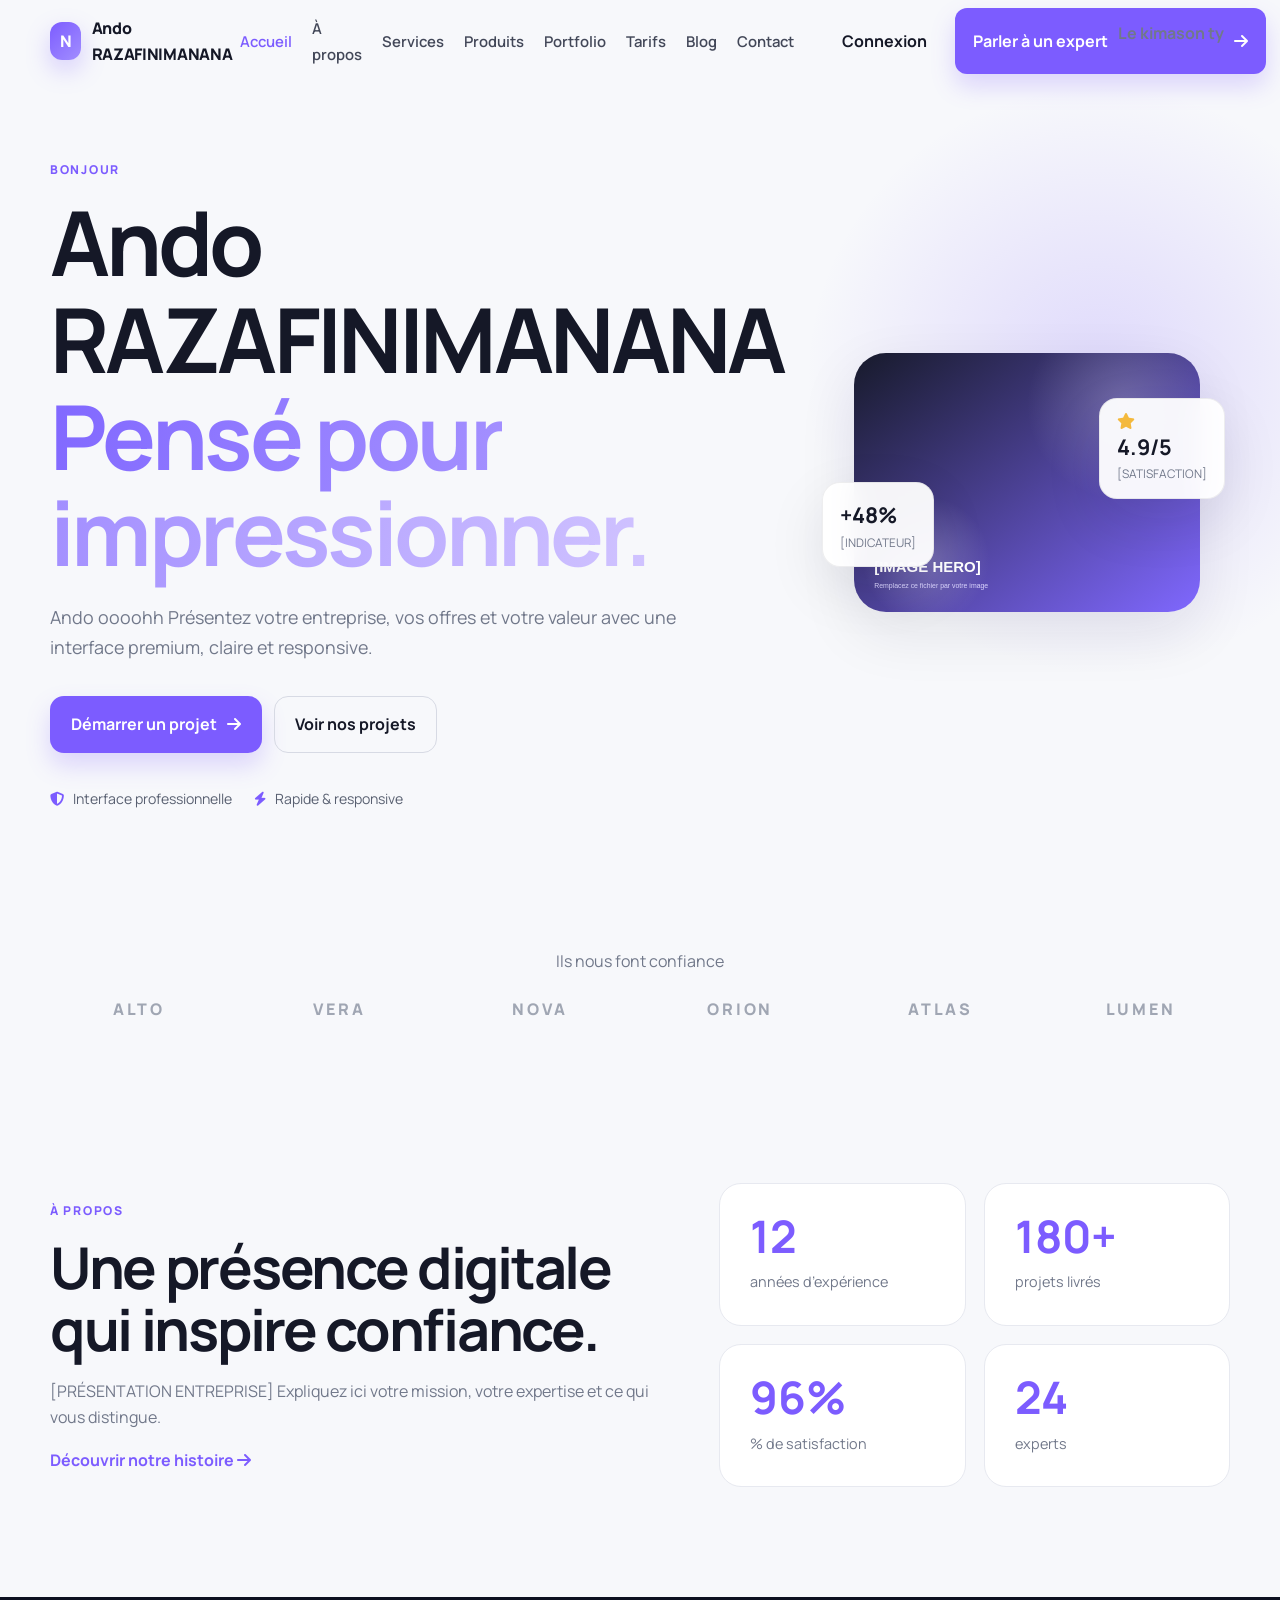
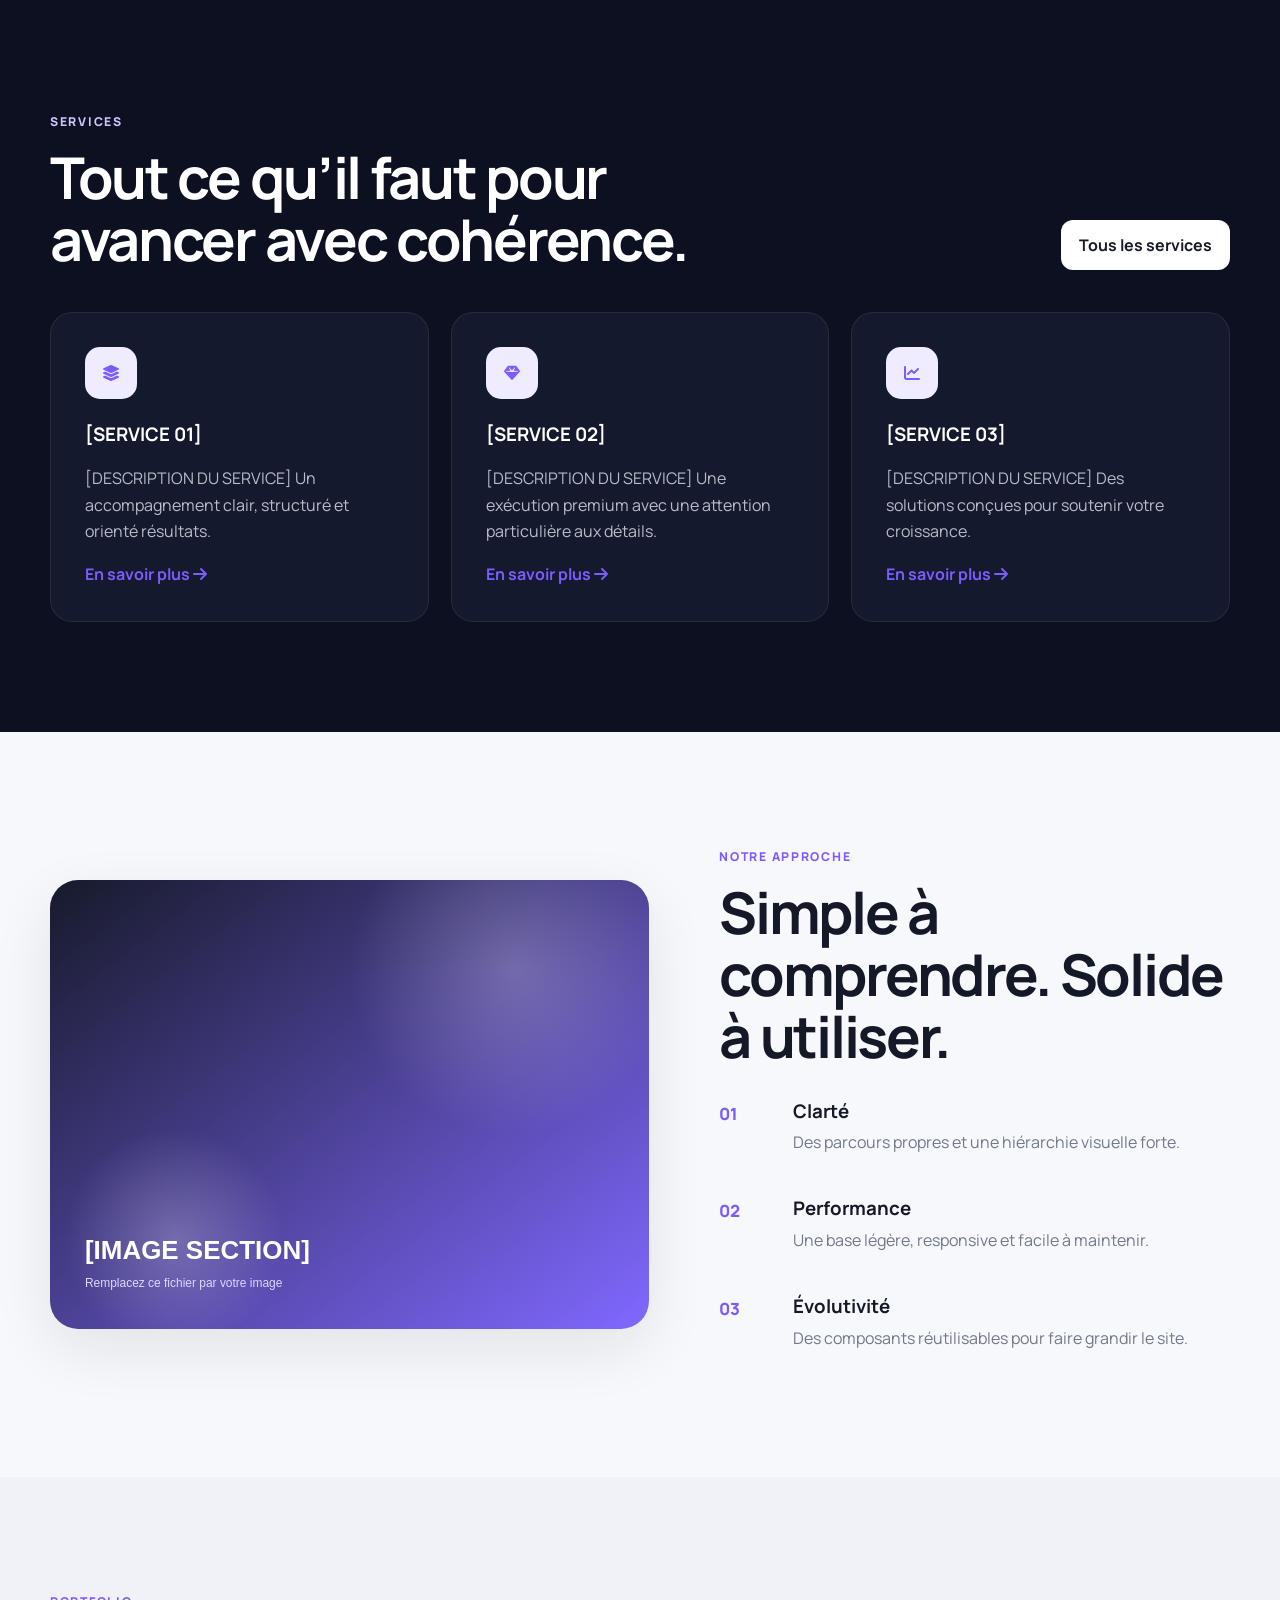
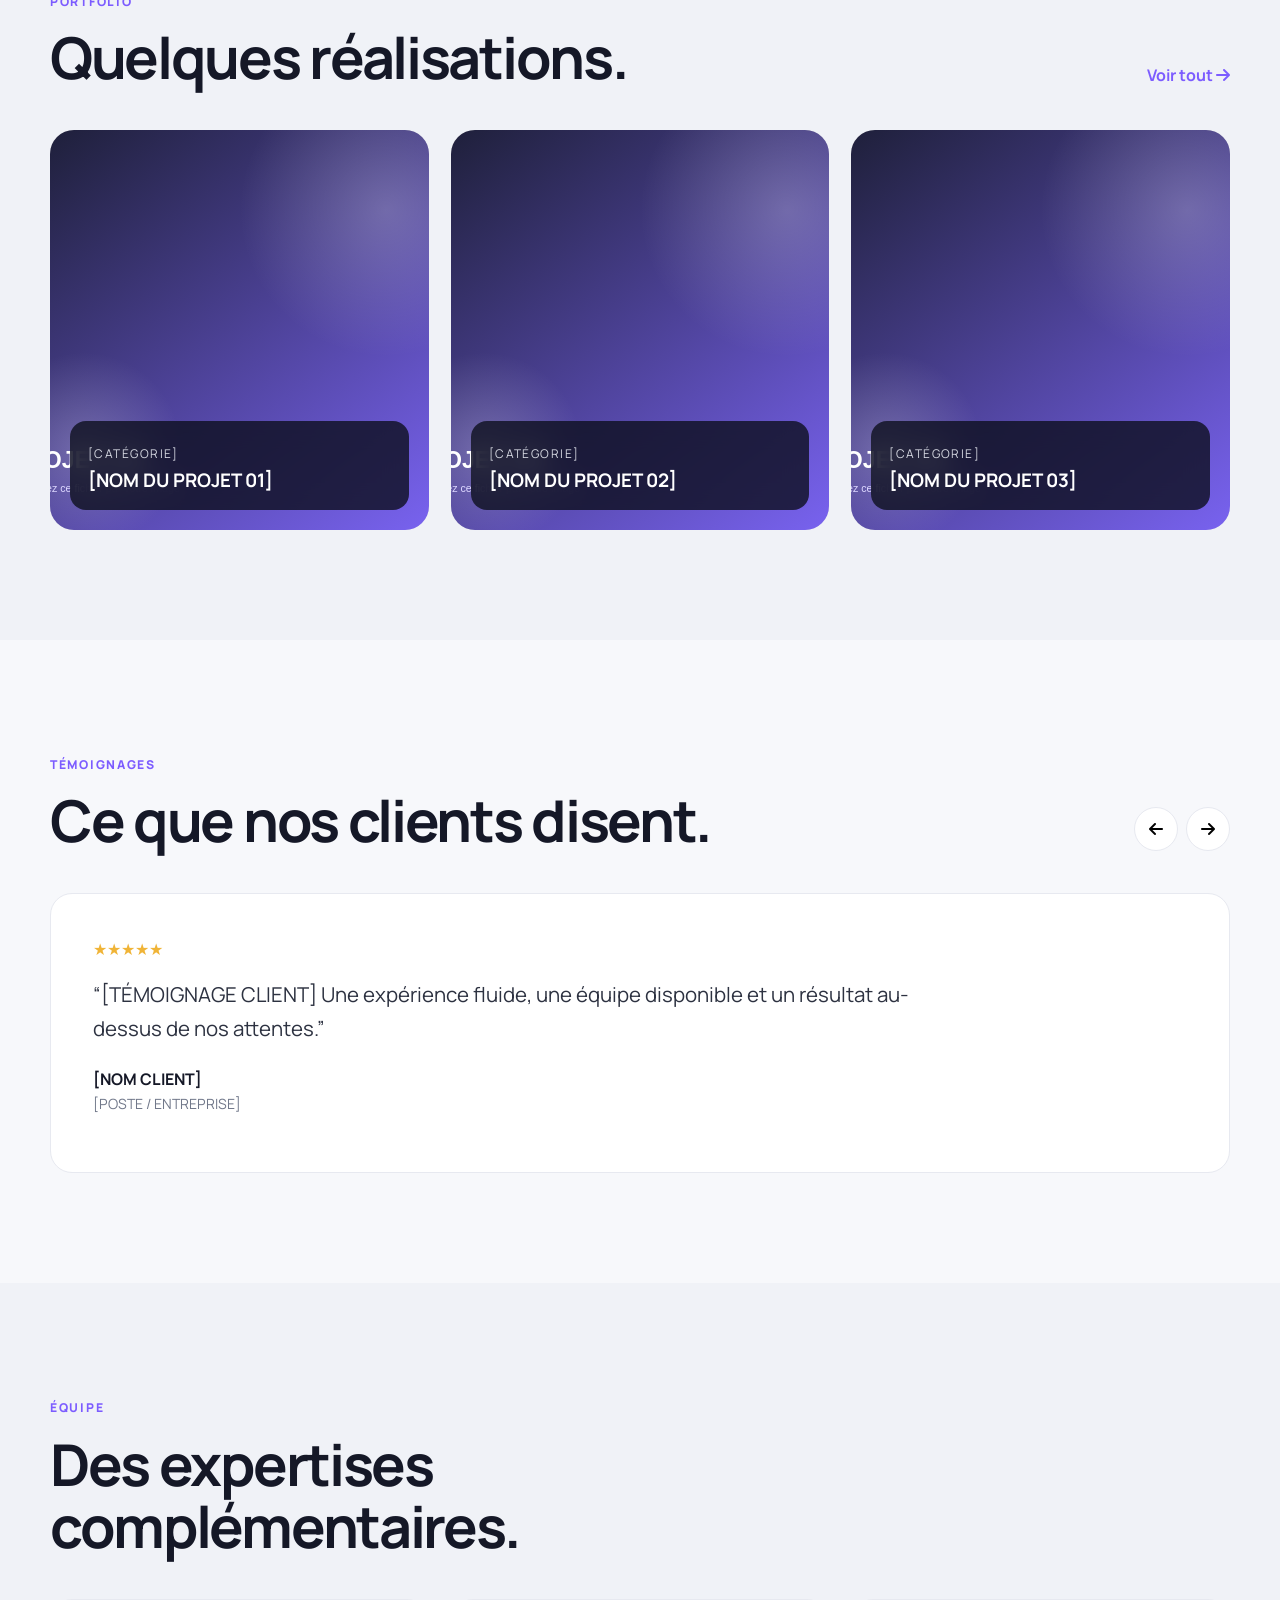
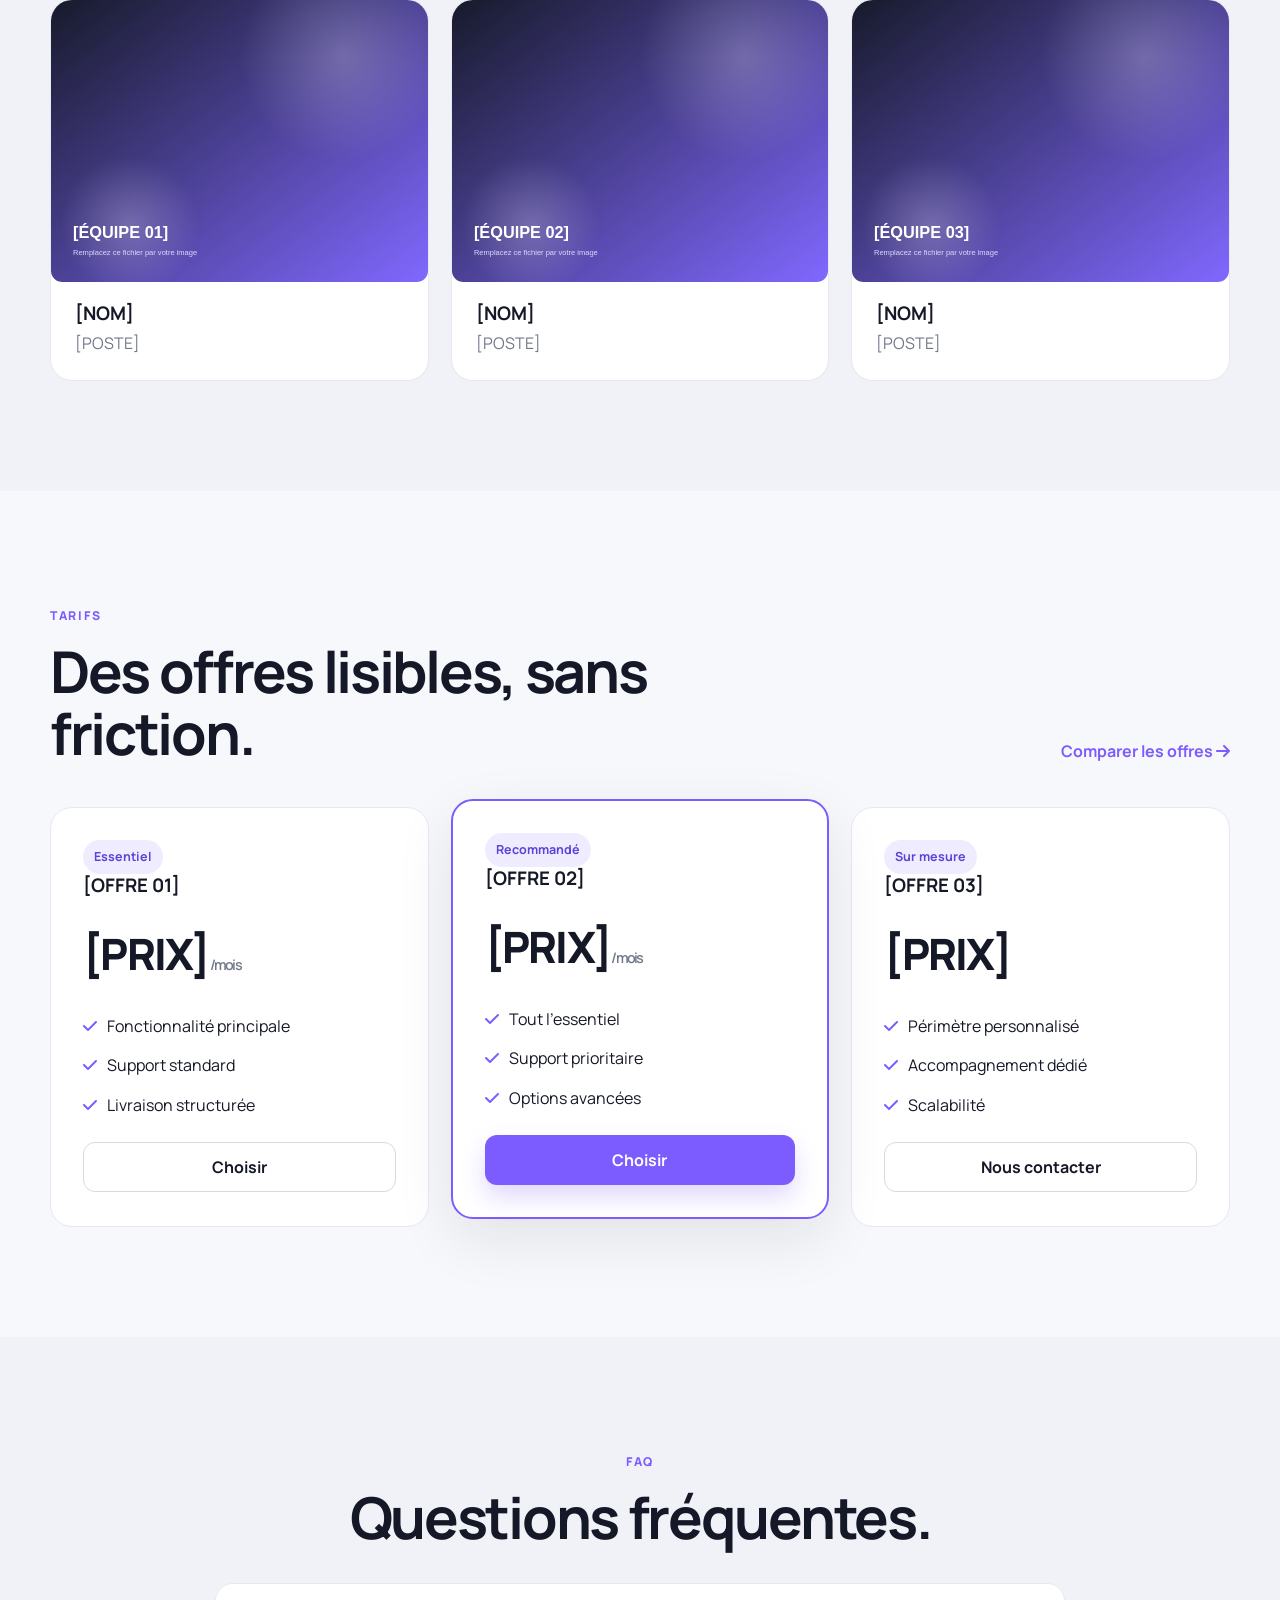
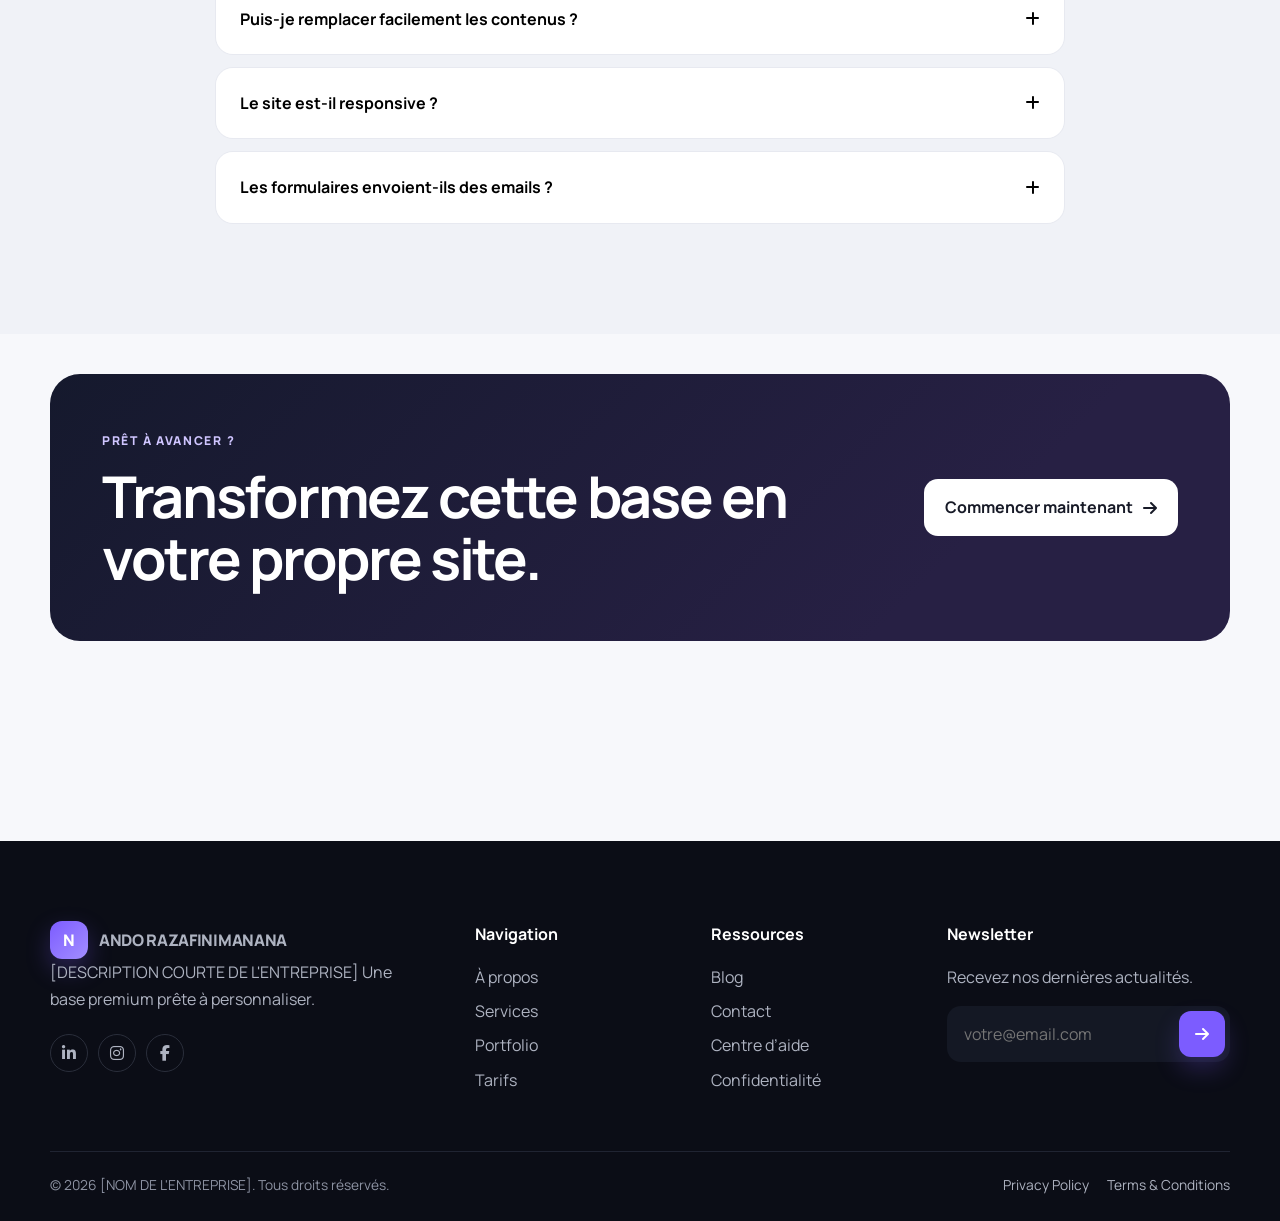
<file: index.html>
<!doctype html><html lang="fr"><head><meta charset="utf-8"><meta name="viewport" content="width=device-width, initial-scale=1"><title>Accueil | ANDO RAZAFINIMANANA</title><meta name="description" content="Accueil — [NOM DE L&#x27;ENTREPRISE]"><meta property="og:title" content="Accueil | [NOM DE L'ENTREPRISE]"><meta property="og:description" content="Accueil — [NOM DE L&#x27;ENTREPRISE]"><meta property="og:type" content="website"><link rel="preconnect" href="https://fonts.googleapis.com"><link rel="preconnect" href="https://fonts.gstatic.com" crossorigin><link href="https://fonts.googleapis.com/css2?family=Manrope:wght@400;500;600;700;800&family=Playfair+Display:wght@600;700&display=swap" rel="stylesheet"><link rel="stylesheet" href="https://cdnjs.cloudflare.com/ajax/libs/font-awesome/6.6.0/css/all.min.css"><link rel="stylesheet" href="css/style.css"><link rel="stylesheet" href="css/components.css"><link rel="stylesheet" href="css/responsive.css"></head><body><header class="site-header" id="siteHeader">
  <div class="container-custom nav-wrap">
    <a class="brand" href="index.html" aria-label="Retour à l’accueil"><span class="brand-mark">N</span><span>Ando RAZAFINIMANANA</span></a>
    <button class="nav-toggle" id="navToggle" aria-label="Ouvrir le menu" aria-controls="mainNav" aria-expanded="false"><span></span><span></span><span></span></button>
    <nav class="main-nav" id="mainNav" aria-label="Navigation principale"><ul><li><a class="nav-link active" href="index.html">Accueil</a></li><li><a class="nav-link " href="about.html">À propos</a></li><li><a class="nav-link " href="services.html">Services</a></li><li><a class="nav-link " href="products.html">Produits</a></li><li><a class="nav-link " href="portfolio.html">Portfolio</a></li><li><a class="nav-link " href="pricing.html">Tarifs</a></li><li><a class="nav-link " href="blog.html">Blog</a></li><li><a class="nav-link " href="contact.html">Contact</a></li></ul>
      <div class="nav-actions"><a class="btn btn-ghost" href="login.html">Connexion</a><a class="btn btn-primary" href="contact.html">Parler à un expert <p>Le kimason ty</p> <i class="fa-solid fa-arrow-right"></i></a></div>
    </nav>
  </div>
</header><main>
<section class="hero section">
  <div class="hero-glow"></div>
  <div class="container-custom hero-grid">
    <div class="hero-copy reveal">
      <span class="eyebrow">Bonjour</span>
      <h1>Ando RAZAFINIMANANA <span class="text-gradient">Pensé pour impressionner.</span></h1>
      <p>Ando oooohh Présentez votre entreprise, vos offres et votre valeur avec une interface premium, claire et responsive.</p>
      <div class="hero-actions"><a class="btn btn-primary btn-lg" href="contact.html">Démarrer un projet <i class="fa-solid fa-arrow-right"></i></a>
        <a class="btn btn-outline btn-lg" href="portfolio.html">Voir nos projets</a>
      </div>
      <div class="trust-row">
        <span><i class="fa-solid fa-shield-halved"></i> Interface professionnelle</span>
        <span><i class="fa-solid fa-bolt"></i> Rapide & responsive</span>
      </div>
    </div>
    <div class="hero-visual reveal">
      <img src="images/hero/hero.svg" alt="[IMAGE HERO]">
      <div class="floating-card fc-one">
        <strong>+48%</strong>
        <span>[INDICATEUR]</span>
      </div>
      <div class="floating-card fc-two">
        <i class="fa-solid fa-star">
      </i>
      <strong>4.9/5</strong>
      <span>[SATISFACTION]</span>
    </div>
  </div>
</div>
</section>
<section class="logo-strip"><div class="container-custom"><p class="muted center">Ils nous font confiance</p><div class="logo-row"><span>ALTO</span><span>VERA</span><span>NOVA</span><span>ORION</span><span>ATLAS</span><span>LUMEN</span></div></div></section>
<section class="section"><div class="container-custom split"><div class="reveal"><span class="eyebrow">À propos</span><h2>Une présence digitale qui inspire confiance.</h2><p>[PRÉSENTATION ENTREPRISE] Expliquez ici votre mission, votre expertise et ce qui vous distingue.</p><a class="text-link" href="about.html">Découvrir notre histoire <i class="fa-solid fa-arrow-right"></i></a></div><div class="metric-grid reveal"><div class="metric-card"><strong class="counter" data-target="12">0</strong><span>années d’expérience</span></div><div class="metric-card"><strong class="counter" data-target="180">0</strong><span>projets livrés</span></div><div class="metric-card"><strong class="counter" data-target="96">0</strong><span>% de satisfaction</span></div><div class="metric-card"><strong class="counter" data-target="24">0</strong><span>experts</span></div></div></div></section>
<section class="section section-dark"><div class="container-custom"><div class="section-head reveal"><div><span class="eyebrow light">Services</span><h2>Tout ce qu’il faut pour avancer avec cohérence.</h2></div><a class="btn btn-light" href="services.html">Tous les services</a></div><div class="cards-3"><article class="service-card reveal"><span class="icon-box"><i class="fa-solid fa-layer-group"></i></span><h3>[SERVICE 01]</h3><p>[DESCRIPTION DU SERVICE] Un accompagnement clair, structuré et orienté résultats.</p><a href="service-detail.html">En savoir plus <i class="fa-solid fa-arrow-right"></i></a></article><article class="service-card reveal"><span class="icon-box"><i class="fa-solid fa-gem"></i></span><h3>[SERVICE 02]</h3><p>[DESCRIPTION DU SERVICE] Une exécution premium avec une attention particulière aux détails.</p><a href="service-detail.html">En savoir plus <i class="fa-solid fa-arrow-right"></i></a></article><article class="service-card reveal"><span class="icon-box"><i class="fa-solid fa-chart-line"></i></span><h3>[SERVICE 03]</h3><p>[DESCRIPTION DU SERVICE] Des solutions conçues pour soutenir votre croissance.</p><a href="service-detail.html">En savoir plus <i class="fa-solid fa-arrow-right"></i></a></article></div></div></section>
<section class="section"><div class="container-custom feature-grid"><div class="media-panel reveal"><img src="images/services/feature.svg" alt="[IMAGE SECTION]" loading="lazy"></div><div class="reveal"><span class="eyebrow">Notre approche</span><h2>Simple à comprendre. Solide à utiliser.</h2><div class="feature-list"><div><span>01</span><div><h3>Clarté</h3><p>Des parcours propres et une hiérarchie visuelle forte.</p></div></div><div><span>02</span><div><h3>Performance</h3><p>Une base légère, responsive et facile à maintenir.</p></div></div><div><span>03</span><div><h3>Évolutivité</h3><p>Des composants réutilisables pour faire grandir le site.</p></div></div></div></div></div></section>
<section class="section soft"><div class="container-custom"><div class="section-head"><div><span class="eyebrow">Portfolio</span><h2>Quelques réalisations.</h2></div><a class="text-link" href="portfolio.html">Voir tout <i class="fa-solid fa-arrow-right"></i></a></div><div class="portfolio-grid"><a class="portfolio-card reveal" href="portfolio.html"><img src="images/portfolio/project-1.svg" alt="[PROJET 01]" loading="lazy"><div><span>[CATÉGORIE]</span><h3>[NOM DU PROJET 01]</h3></div></a><a class="portfolio-card reveal" href="portfolio.html"><img src="images/portfolio/project-2.svg" alt="[PROJET 02]" loading="lazy"><div><span>[CATÉGORIE]</span><h3>[NOM DU PROJET 02]</h3></div></a><a class="portfolio-card reveal" href="portfolio.html"><img src="images/portfolio/project-3.svg" alt="[PROJET 03]" loading="lazy"><div><span>[CATÉGORIE]</span><h3>[NOM DU PROJET 03]</h3></div></a></div></div></section>
<section class="section"><div class="container-custom"><div class="section-head"><div><span class="eyebrow">Témoignages</span><h2>Ce que nos clients disent.</h2></div><div class="slider-controls"><button class="slider-btn" data-slider-prev aria-label="Précédent"><i class="fa-solid fa-arrow-left"></i></button><button class="slider-btn" data-slider-next aria-label="Suivant"><i class="fa-solid fa-arrow-right"></i></button></div></div><div class="testimonial-slider" data-slider><article class="testimonial-card active"><div class="stars">★★★★★</div><p>“[TÉMOIGNAGE CLIENT] Une expérience fluide, une équipe disponible et un résultat au-dessus de nos attentes.”</p><strong>[NOM CLIENT]</strong><span>[POSTE / ENTREPRISE]</span></article><article class="testimonial-card"><div class="stars">★★★★★</div><p>“[TÉMOIGNAGE CLIENT] Le niveau de finition et la qualité d’accompagnement ont vraiment fait la différence.”</p><strong>[NOM CLIENT]</strong><span>[POSTE / ENTREPRISE]</span></article><article class="testimonial-card"><div class="stars">★★★★★</div><p>“[TÉMOIGNAGE CLIENT] Une base claire, professionnelle et simple à reprendre en interne.”</p><strong>[NOM CLIENT]</strong><span>[POSTE / ENTREPRISE]</span></article></div></div></section>
<section class="section soft"><div class="container-custom"><div class="section-head"><div><span class="eyebrow">Équipe</span><h2>Des expertises complémentaires.</h2></div></div><div class="cards-3"><article class="team-card reveal"><img src="images/team/team-1.svg" alt="[MEMBRE ÉQUIPE 01]" loading="lazy"><h3>[NOM]</h3><span>[POSTE]</span></article><article class="team-card reveal"><img src="images/team/team-2.svg" alt="[MEMBRE ÉQUIPE 02]" loading="lazy"><h3>[NOM]</h3><span>[POSTE]</span></article><article class="team-card reveal"><img src="images/team/team-3.svg" alt="[MEMBRE ÉQUIPE 03]" loading="lazy"><h3>[NOM]</h3><span>[POSTE]</span></article></div></div></section>
<section class="section"><div class="container-custom"><div class="section-head"><div><span class="eyebrow">Tarifs</span><h2>Des offres lisibles, sans friction.</h2></div><a class="text-link" href="pricing.html">Comparer les offres <i class="fa-solid fa-arrow-right"></i></a></div><div class="pricing-preview"><article class="price-card"><span class="badge">Essentiel</span><h3>[OFFRE 01]</h3><div class="price">[PRIX]<small>/mois</small></div><ul><li><i class="fa-solid fa-check"></i> Fonctionnalité principale</li><li><i class="fa-solid fa-check"></i> Support standard</li><li><i class="fa-solid fa-check"></i> Livraison structurée</li></ul><a class="btn btn-outline full" href="contact.html">Choisir</a></article><article class="price-card featured"><span class="badge">Recommandé</span><h3>[OFFRE 02]</h3><div class="price">[PRIX]<small>/mois</small></div><ul><li><i class="fa-solid fa-check"></i> Tout l’essentiel</li><li><i class="fa-solid fa-check"></i> Support prioritaire</li><li><i class="fa-solid fa-check"></i> Options avancées</li></ul><a class="btn btn-primary full" href="contact.html">Choisir</a></article><article class="price-card"><span class="badge">Sur mesure</span><h3>[OFFRE 03]</h3><div class="price">[PRIX]</div><ul><li><i class="fa-solid fa-check"></i> Périmètre personnalisé</li><li><i class="fa-solid fa-check"></i> Accompagnement dédié</li><li><i class="fa-solid fa-check"></i> Scalabilité</li></ul><a class="btn btn-outline full" href="contact.html">Nous contacter</a></article></div></div></section>
<section class="section soft"><div class="container-custom narrow"><div class="center"><span class="eyebrow">FAQ</span><h2>Questions fréquentes.</h2></div><div class="faq" data-faq><article><button class="faq-question" aria-expanded="false">Puis-je remplacer facilement les contenus ?<i class="fa-solid fa-plus"></i></button><div class="faq-answer"><p>Oui. Les textes, images, coordonnées et couleurs sont volontairement centralisés et identifiables.</p></div></article><article><button class="faq-question" aria-expanded="false">Le site est-il responsive ?<i class="fa-solid fa-plus"></i></button><div class="faq-answer"><p>Oui. La mise en page s’adapte aux ordinateurs, tablettes et téléphones.</p></div></article><article><button class="faq-question" aria-expanded="false">Les formulaires envoient-ils des emails ?<i class="fa-solid fa-plus"></i></button><div class="faq-answer"><p>La validation front-end est fonctionnelle. L’envoi réel nécessite un backend ou un service externe : [BACKEND REQUIRED].</p></div></article></div></div></section>
<section class="section cta-section"><div class="container-custom cta-box"><div><span class="eyebrow light">Prêt à avancer ?</span><h2>Transformez cette base en votre propre site.</h2></div><a class="btn btn-light btn-lg" href="contact.html">Commencer maintenant <i class="fa-solid fa-arrow-right"></i></a></div></section>
</main><footer class="site-footer">
  <div class="container-custom footer-grid">
    <div><a class="brand brand-footer" href="index.html"><span class="brand-mark">N</span><span>ANDO RAZAFINIMANANA</span></a><p>[DESCRIPTION COURTE DE L'ENTREPRISE] Une base premium prête à personnaliser.</p><div class="socials"><a href="https://www.linkedin.com" target="_blank" rel="noopener" aria-label="LinkedIn"><i class="fa-brands fa-linkedin-in"></i></a><a href="https://www.instagram.com" target="_blank" rel="noopener" aria-label="Instagram"><i class="fa-brands fa-instagram"></i></a><a href="https://www.facebook.com" target="_blank" rel="noopener" aria-label="Facebook"><i class="fa-brands fa-facebook-f"></i></a></div></div>
    <div><h4>Navigation</h4><a href="about.html">À propos</a><a href="services.html">Services</a><a href="portfolio.html">Portfolio</a><a href="pricing.html">Tarifs</a></div>
    <div><h4>Ressources</h4><a href="blog.html">Blog</a><a href="contact.html">Contact</a><a href="404.html">Centre d’aide</a><a href="404.html">Confidentialité</a></div>
    <div><h4>Newsletter</h4><p>Recevez nos dernières actualités.</p><form class="newsletter-form js-form" novalidate><label class="sr-only" for="newsletterEmail">Email</label><div class="inline-field"><input id="newsletterEmail" name="email" type="email" placeholder="votre@email.com" required><button class="btn btn-primary btn-icon" type="submit" aria-label="S’inscrire"><i class="fa-solid fa-arrow-right"></i></button></div><p class="form-message" aria-live="polite"></p></form></div>
  </div>
  <div class="container-custom footer-bottom"><span>© <span id="year"></span> [NOM DE L'ENTREPRISE]. Tous droits réservés.</span><div><a href="404.html">Privacy Policy</a><a href="404.html">Terms & Conditions</a></div></div>
</footer><button class="back-to-top" id="backToTop" aria-label="Retour en haut"><i class="fa-solid fa-arrow-up"></i></button><script src="js/navbar.js"></script><script src="js/animations.js"></script><script src="js/slider.js"></script><script src="js/forms.js"></script><script src="js/main.js"></script></body></html>
</file>
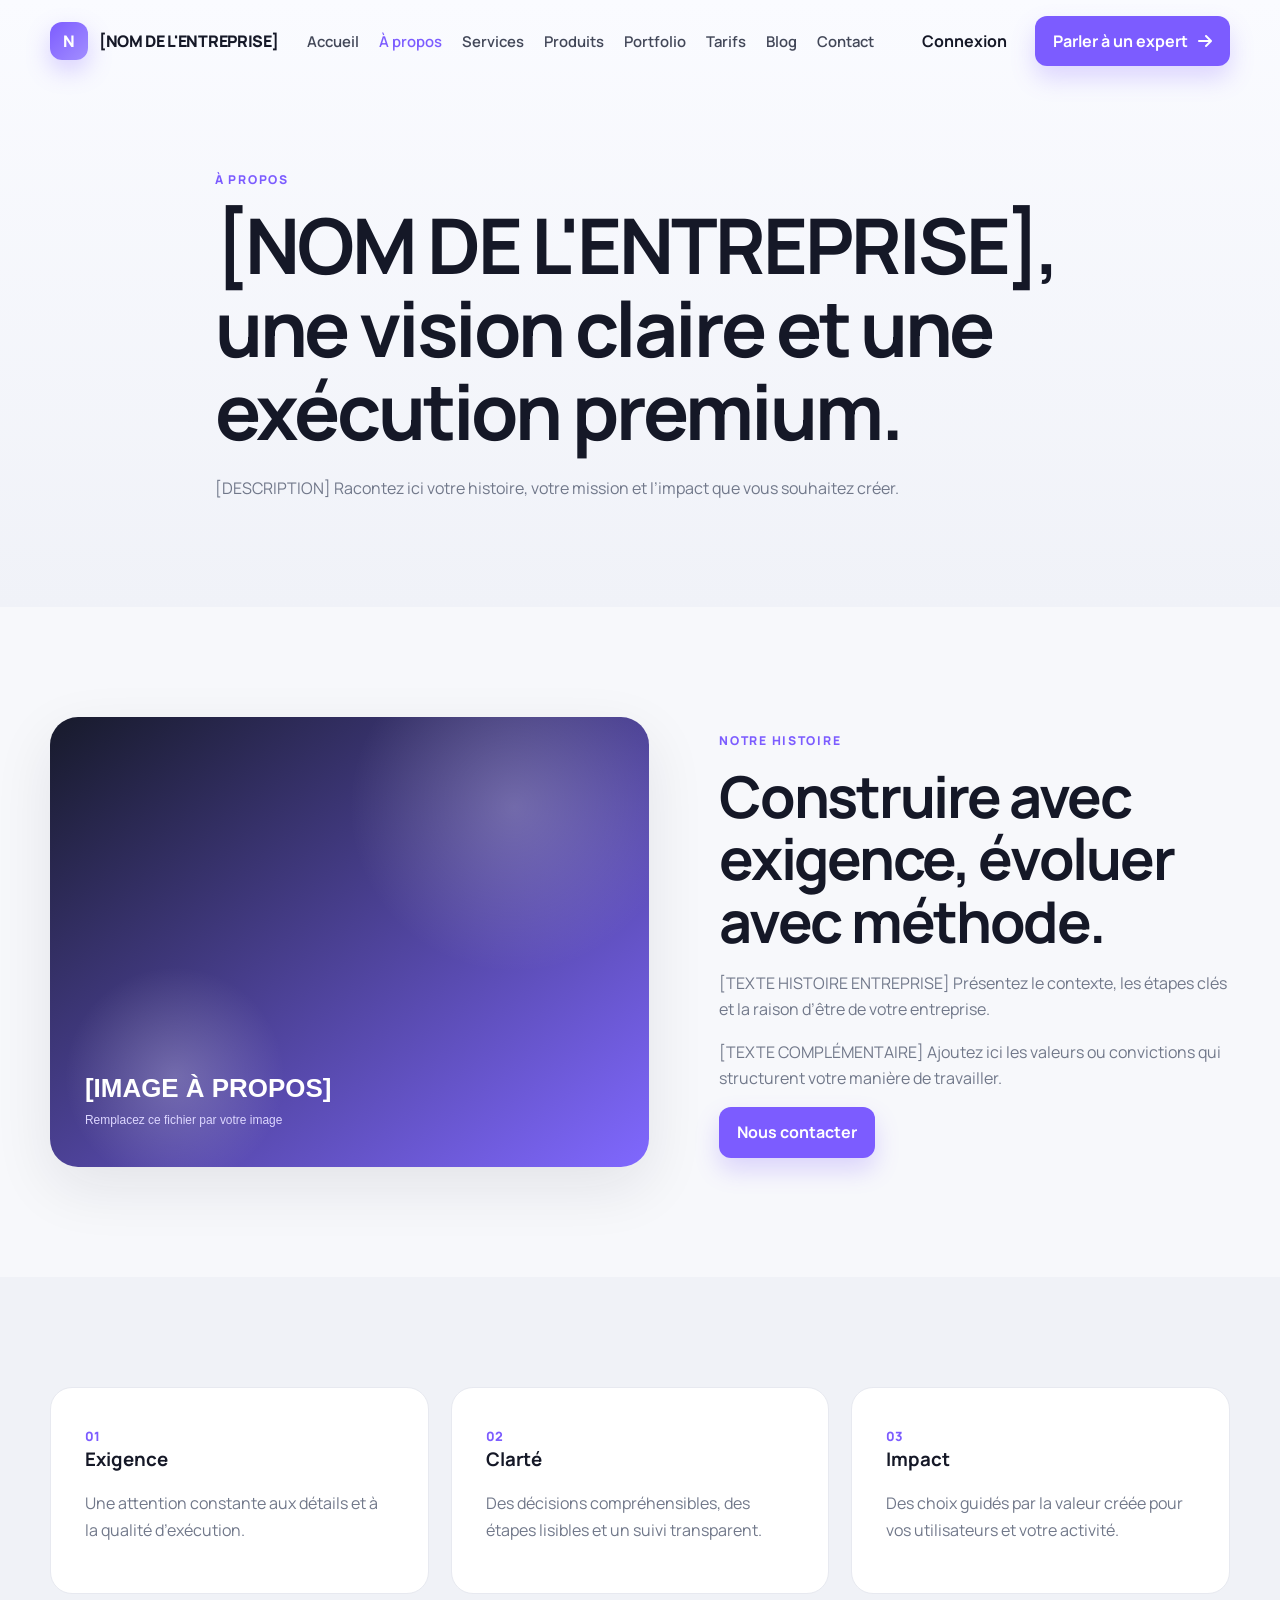
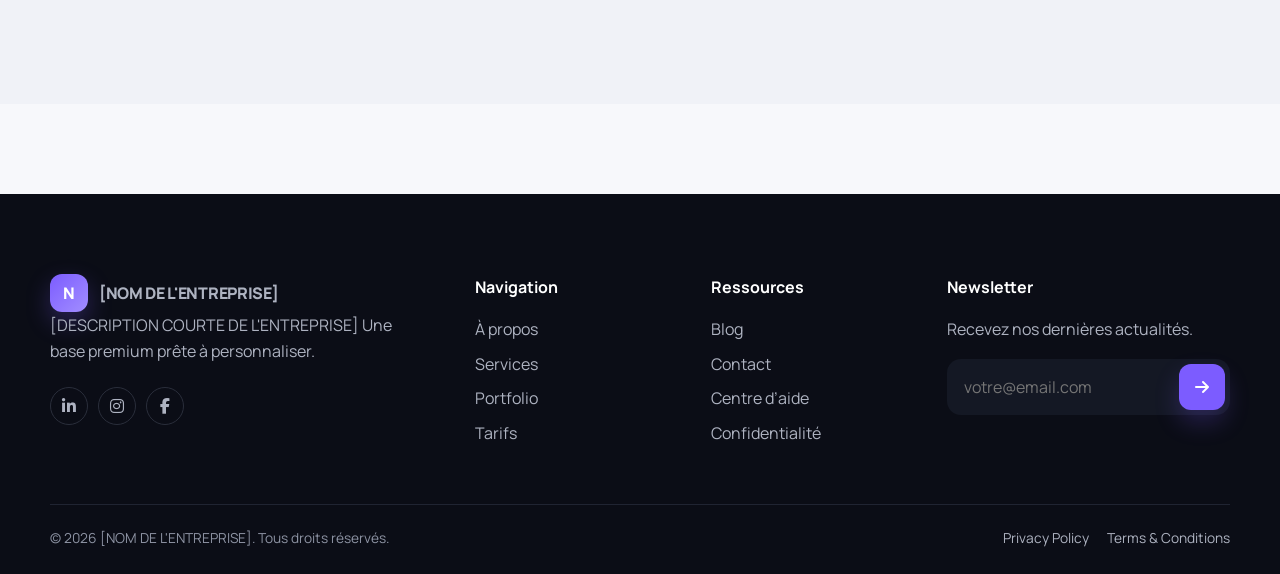
<file: about.html>
<!doctype html><html lang="fr"><head><meta charset="utf-8"><meta name="viewport" content="width=device-width, initial-scale=1"><title>À propos | [NOM DE L'ENTREPRISE]</title><meta name="description" content="À propos — [NOM DE L&#x27;ENTREPRISE]"><meta property="og:title" content="À propos | [NOM DE L'ENTREPRISE]"><meta property="og:description" content="À propos — [NOM DE L&#x27;ENTREPRISE]"><meta property="og:type" content="website"><link rel="preconnect" href="https://fonts.googleapis.com"><link rel="preconnect" href="https://fonts.gstatic.com" crossorigin><link href="https://fonts.googleapis.com/css2?family=Manrope:wght@400;500;600;700;800&family=Playfair+Display:wght@600;700&display=swap" rel="stylesheet"><link rel="stylesheet" href="https://cdnjs.cloudflare.com/ajax/libs/font-awesome/6.6.0/css/all.min.css"><link rel="stylesheet" href="css/style.css"><link rel="stylesheet" href="css/components.css"><link rel="stylesheet" href="css/responsive.css"></head><body><header class="site-header" id="siteHeader">
  <div class="container-custom nav-wrap">
    <a class="brand" href="index.html" aria-label="Retour à l’accueil"><span class="brand-mark">N</span><span>[NOM DE L'ENTREPRISE]</span></a>
    <button class="nav-toggle" id="navToggle" aria-label="Ouvrir le menu" aria-controls="mainNav" aria-expanded="false"><span></span><span></span><span></span></button>
    <nav class="main-nav" id="mainNav" aria-label="Navigation principale"><ul><li><a class="nav-link " href="index.html">Accueil</a></li><li><a class="nav-link active" href="about.html">À propos</a></li><li><a class="nav-link " href="services.html">Services</a></li><li><a class="nav-link " href="products.html">Produits</a></li><li><a class="nav-link " href="portfolio.html">Portfolio</a></li><li><a class="nav-link " href="pricing.html">Tarifs</a></li><li><a class="nav-link " href="blog.html">Blog</a></li><li><a class="nav-link " href="contact.html">Contact</a></li></ul>
      <div class="nav-actions"><a class="btn btn-ghost" href="login.html">Connexion</a><a class="btn btn-primary" href="contact.html">Parler à un expert <i class="fa-solid fa-arrow-right"></i></a></div>
    </nav>
  </div>
</header><main><section class="page-hero"><div class="container-custom narrow"><span class="eyebrow">À propos</span><h1>[NOM DE L'ENTREPRISE], une vision claire et une exécution premium.</h1><p>[DESCRIPTION] Racontez ici votre histoire, votre mission et l’impact que vous souhaitez créer.</p></div></section><section class="section"><div class="container-custom feature-grid"><div><img class="rounded-media" src="images/hero/about.svg" alt="[IMAGE À PROPOS]"></div><div><span class="eyebrow">Notre histoire</span><h2>Construire avec exigence, évoluer avec méthode.</h2><p>[TEXTE HISTOIRE ENTREPRISE] Présentez le contexte, les étapes clés et la raison d’être de votre entreprise.</p><p>[TEXTE COMPLÉMENTAIRE] Ajoutez ici les valeurs ou convictions qui structurent votre manière de travailler.</p><a class="btn btn-primary" href="contact.html">Nous contacter</a></div></div></section><section class="section soft"><div class="container-custom"><div class="cards-3"><article class="value-card"><span>01</span><h3>Exigence</h3><p>Une attention constante aux détails et à la qualité d’exécution.</p></article><article class="value-card"><span>02</span><h3>Clarté</h3><p>Des décisions compréhensibles, des étapes lisibles et un suivi transparent.</p></article><article class="value-card"><span>03</span><h3>Impact</h3><p>Des choix guidés par la valeur créée pour vos utilisateurs et votre activité.</p></article></div></div></section></main><footer class="site-footer">
  <div class="container-custom footer-grid">
    <div><a class="brand brand-footer" href="index.html"><span class="brand-mark">N</span><span>[NOM DE L'ENTREPRISE]</span></a><p>[DESCRIPTION COURTE DE L'ENTREPRISE] Une base premium prête à personnaliser.</p><div class="socials"><a href="https://www.linkedin.com" target="_blank" rel="noopener" aria-label="LinkedIn"><i class="fa-brands fa-linkedin-in"></i></a><a href="https://www.instagram.com" target="_blank" rel="noopener" aria-label="Instagram"><i class="fa-brands fa-instagram"></i></a><a href="https://www.facebook.com" target="_blank" rel="noopener" aria-label="Facebook"><i class="fa-brands fa-facebook-f"></i></a></div></div>
    <div><h4>Navigation</h4><a href="about.html">À propos</a><a href="services.html">Services</a><a href="portfolio.html">Portfolio</a><a href="pricing.html">Tarifs</a></div>
    <div><h4>Ressources</h4><a href="blog.html">Blog</a><a href="contact.html">Contact</a><a href="404.html">Centre d’aide</a><a href="404.html">Confidentialité</a></div>
    <div><h4>Newsletter</h4><p>Recevez nos dernières actualités.</p><form class="newsletter-form js-form" novalidate><label class="sr-only" for="newsletterEmail">Email</label><div class="inline-field"><input id="newsletterEmail" name="email" type="email" placeholder="votre@email.com" required><button class="btn btn-primary btn-icon" type="submit" aria-label="S’inscrire"><i class="fa-solid fa-arrow-right"></i></button></div><p class="form-message" aria-live="polite"></p></form></div>
  </div>
  <div class="container-custom footer-bottom"><span>© <span id="year"></span> [NOM DE L'ENTREPRISE]. Tous droits réservés.</span><div><a href="404.html">Privacy Policy</a><a href="404.html">Terms & Conditions</a></div></div>
</footer><button class="back-to-top" id="backToTop" aria-label="Retour en haut"><i class="fa-solid fa-arrow-up"></i></button><script src="js/navbar.js"></script><script src="js/animations.js"></script><script src="js/slider.js"></script><script src="js/forms.js"></script><script src="js/main.js"></script></body></html>
</file>
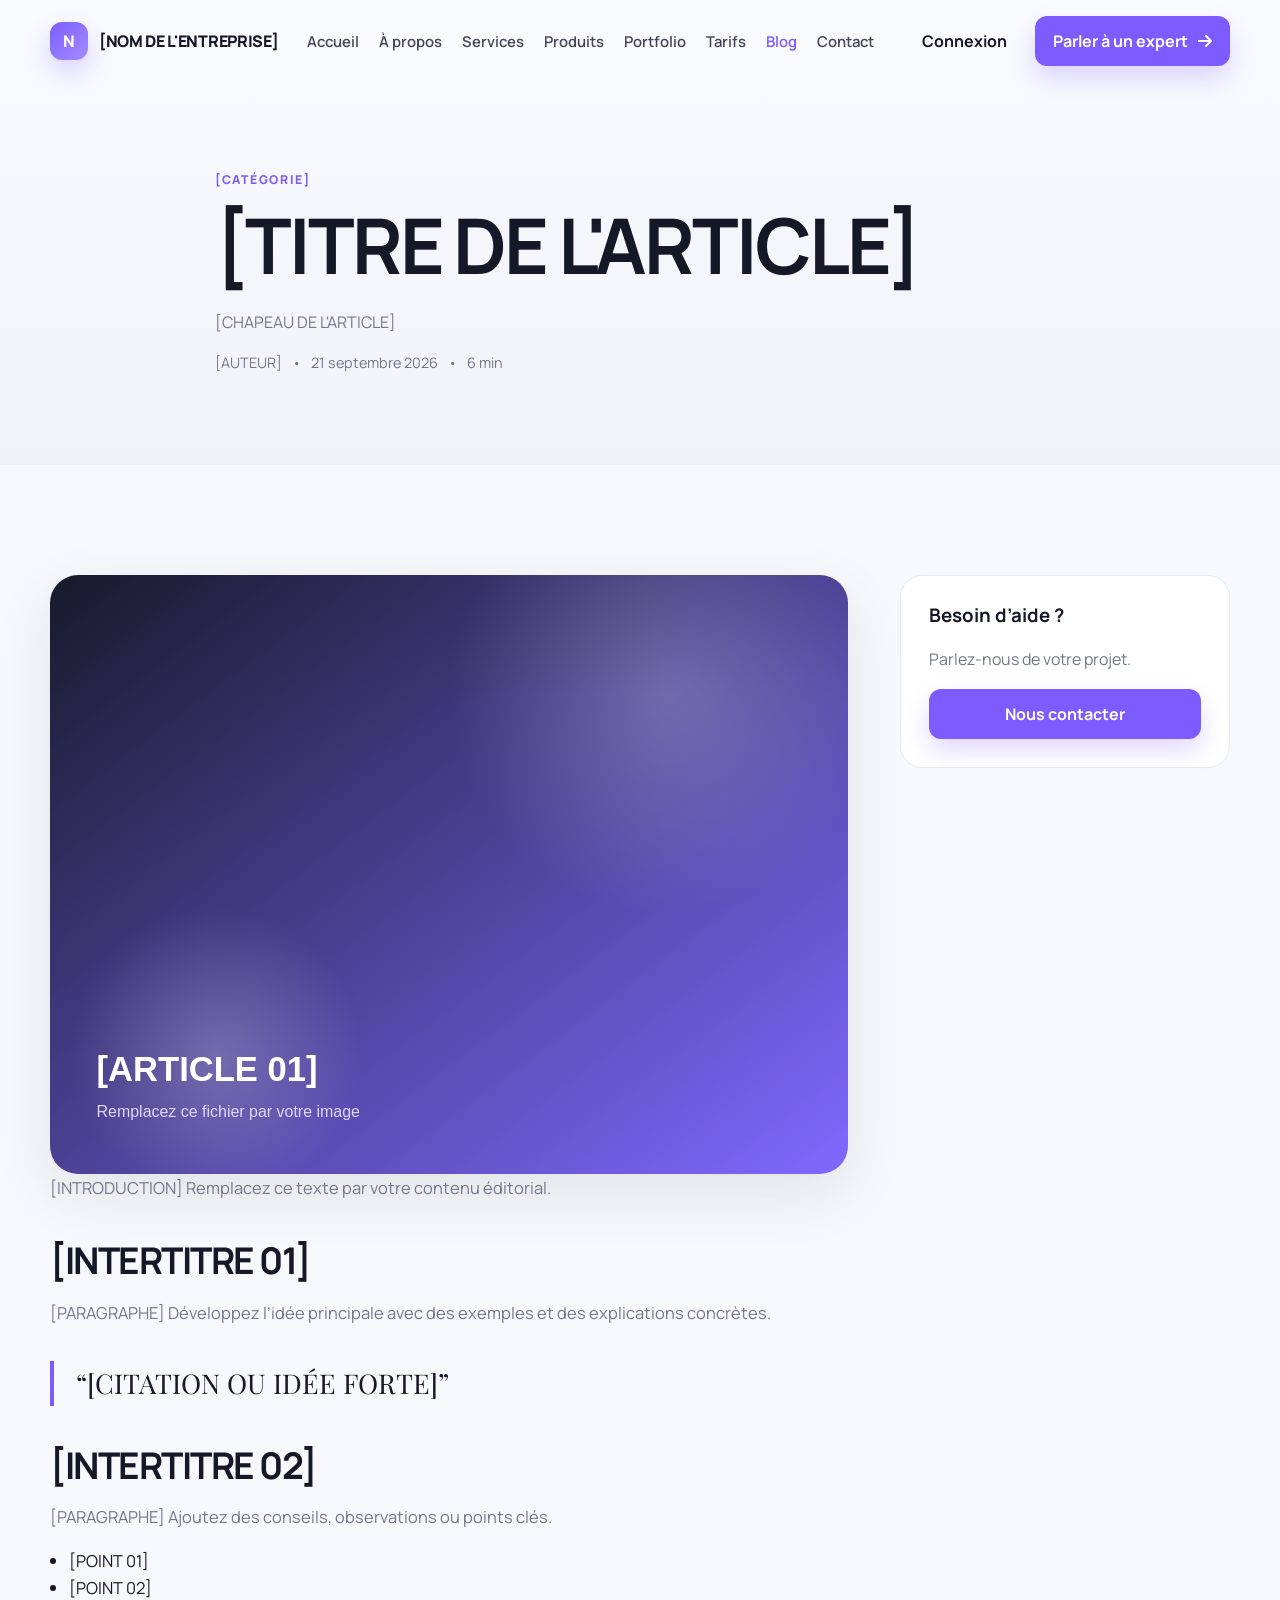
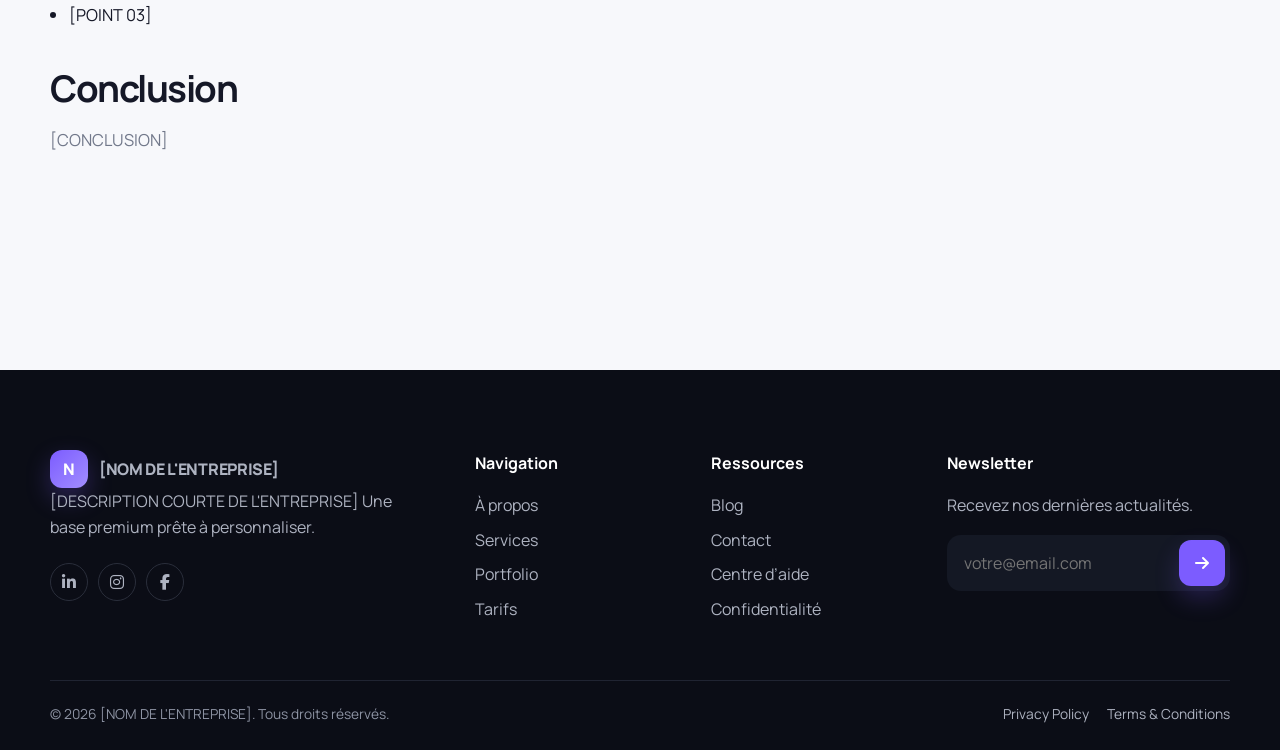
<file: blog-detail.html>
<!doctype html><html lang="fr"><head><meta charset="utf-8"><meta name="viewport" content="width=device-width, initial-scale=1"><title>Article | [NOM DE L'ENTREPRISE]</title><meta name="description" content="Article — [NOM DE L&#x27;ENTREPRISE]"><meta property="og:title" content="Article | [NOM DE L'ENTREPRISE]"><meta property="og:description" content="Article — [NOM DE L&#x27;ENTREPRISE]"><meta property="og:type" content="website"><link rel="preconnect" href="https://fonts.googleapis.com"><link rel="preconnect" href="https://fonts.gstatic.com" crossorigin><link href="https://fonts.googleapis.com/css2?family=Manrope:wght@400;500;600;700;800&family=Playfair+Display:wght@600;700&display=swap" rel="stylesheet"><link rel="stylesheet" href="https://cdnjs.cloudflare.com/ajax/libs/font-awesome/6.6.0/css/all.min.css"><link rel="stylesheet" href="css/style.css"><link rel="stylesheet" href="css/components.css"><link rel="stylesheet" href="css/responsive.css"></head><body><header class="site-header" id="siteHeader">
  <div class="container-custom nav-wrap">
    <a class="brand" href="index.html" aria-label="Retour à l’accueil"><span class="brand-mark">N</span><span>[NOM DE L'ENTREPRISE]</span></a>
    <button class="nav-toggle" id="navToggle" aria-label="Ouvrir le menu" aria-controls="mainNav" aria-expanded="false"><span></span><span></span><span></span></button>
    <nav class="main-nav" id="mainNav" aria-label="Navigation principale"><ul><li><a class="nav-link " href="index.html">Accueil</a></li><li><a class="nav-link " href="about.html">À propos</a></li><li><a class="nav-link " href="services.html">Services</a></li><li><a class="nav-link " href="products.html">Produits</a></li><li><a class="nav-link " href="portfolio.html">Portfolio</a></li><li><a class="nav-link " href="pricing.html">Tarifs</a></li><li><a class="nav-link active" href="blog.html">Blog</a></li><li><a class="nav-link " href="contact.html">Contact</a></li></ul>
      <div class="nav-actions"><a class="btn btn-ghost" href="login.html">Connexion</a><a class="btn btn-primary" href="contact.html">Parler à un expert <i class="fa-solid fa-arrow-right"></i></a></div>
    </nav>
  </div>
</header><main><section class="page-hero article-hero"><div class="container-custom narrow"><span class="eyebrow">[CATÉGORIE]</span><h1>[TITRE DE L'ARTICLE]</h1><p>[CHAPEAU DE L'ARTICLE]</p><div class="article-meta"><span>[AUTEUR]</span><span>•</span><time datetime="2026-09-21">21 septembre 2026</time><span>•</span><span>6 min</span></div></div></section><section class="section"><div class="container-custom article-layout"><article class="prose"><img class="rounded-media" src="images/blog/blog-1.svg" alt="[IMAGE ARTICLE]"><p>[INTRODUCTION] Remplacez ce texte par votre contenu éditorial.</p><h2>[INTERTITRE 01]</h2><p>[PARAGRAPHE] Développez l’idée principale avec des exemples et des explications concrètes.</p><blockquote>“[CITATION OU IDÉE FORTE]”</blockquote><h2>[INTERTITRE 02]</h2><p>[PARAGRAPHE] Ajoutez des conseils, observations ou points clés.</p><ul><li>[POINT 01]</li><li>[POINT 02]</li><li>[POINT 03]</li></ul><h2>Conclusion</h2><p>[CONCLUSION]</p></article><aside class="sticky-card"><h3>Besoin d’aide ?</h3><p>Parlez-nous de votre projet.</p><a class="btn btn-primary full" href="contact.html">Nous contacter</a></aside></div></section></main><footer class="site-footer">
  <div class="container-custom footer-grid">
    <div><a class="brand brand-footer" href="index.html"><span class="brand-mark">N</span><span>[NOM DE L'ENTREPRISE]</span></a><p>[DESCRIPTION COURTE DE L'ENTREPRISE] Une base premium prête à personnaliser.</p><div class="socials"><a href="https://www.linkedin.com" target="_blank" rel="noopener" aria-label="LinkedIn"><i class="fa-brands fa-linkedin-in"></i></a><a href="https://www.instagram.com" target="_blank" rel="noopener" aria-label="Instagram"><i class="fa-brands fa-instagram"></i></a><a href="https://www.facebook.com" target="_blank" rel="noopener" aria-label="Facebook"><i class="fa-brands fa-facebook-f"></i></a></div></div>
    <div><h4>Navigation</h4><a href="about.html">À propos</a><a href="services.html">Services</a><a href="portfolio.html">Portfolio</a><a href="pricing.html">Tarifs</a></div>
    <div><h4>Ressources</h4><a href="blog.html">Blog</a><a href="contact.html">Contact</a><a href="404.html">Centre d’aide</a><a href="404.html">Confidentialité</a></div>
    <div><h4>Newsletter</h4><p>Recevez nos dernières actualités.</p><form class="newsletter-form js-form" novalidate><label class="sr-only" for="newsletterEmail">Email</label><div class="inline-field"><input id="newsletterEmail" name="email" type="email" placeholder="votre@email.com" required><button class="btn btn-primary btn-icon" type="submit" aria-label="S’inscrire"><i class="fa-solid fa-arrow-right"></i></button></div><p class="form-message" aria-live="polite"></p></form></div>
  </div>
  <div class="container-custom footer-bottom"><span>© <span id="year"></span> [NOM DE L'ENTREPRISE]. Tous droits réservés.</span><div><a href="404.html">Privacy Policy</a><a href="404.html">Terms & Conditions</a></div></div>
</footer><button class="back-to-top" id="backToTop" aria-label="Retour en haut"><i class="fa-solid fa-arrow-up"></i></button><script src="js/navbar.js"></script><script src="js/animations.js"></script><script src="js/slider.js"></script><script src="js/forms.js"></script><script src="js/main.js"></script></body></html>
</file>
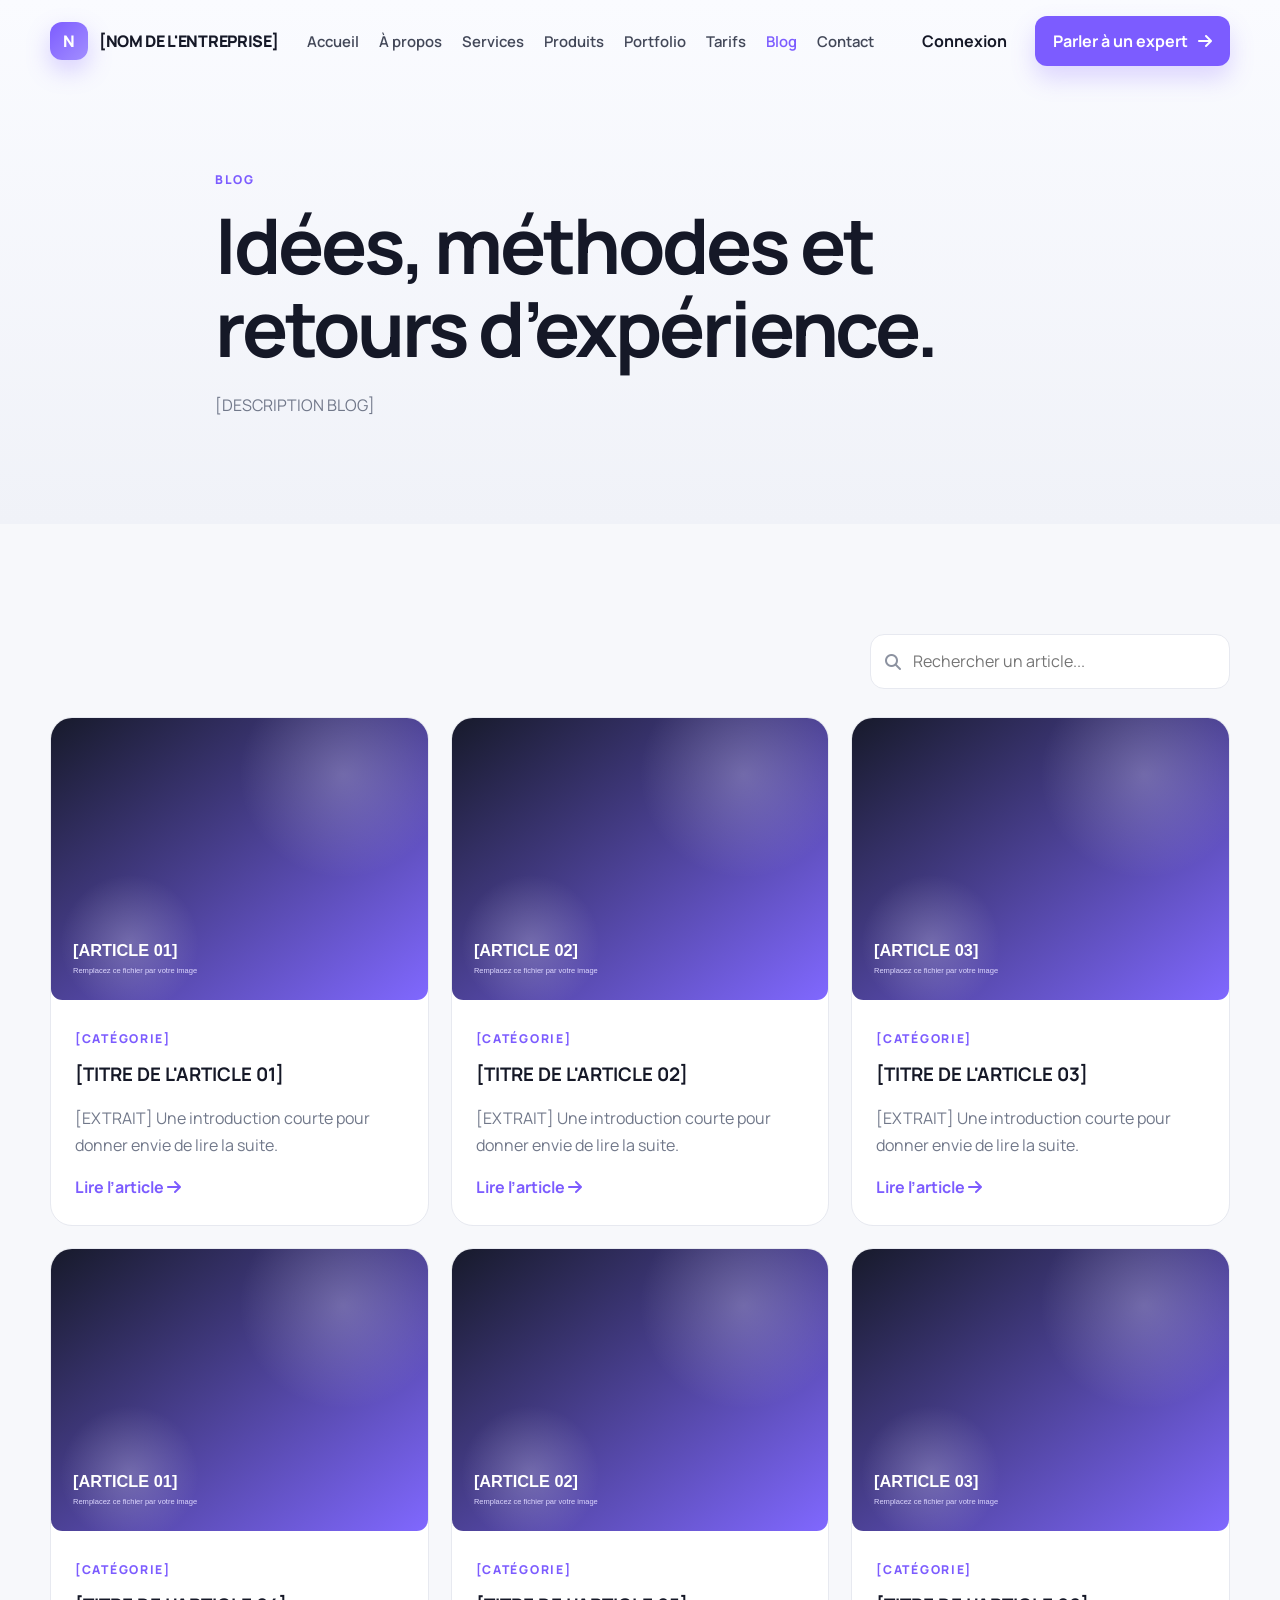
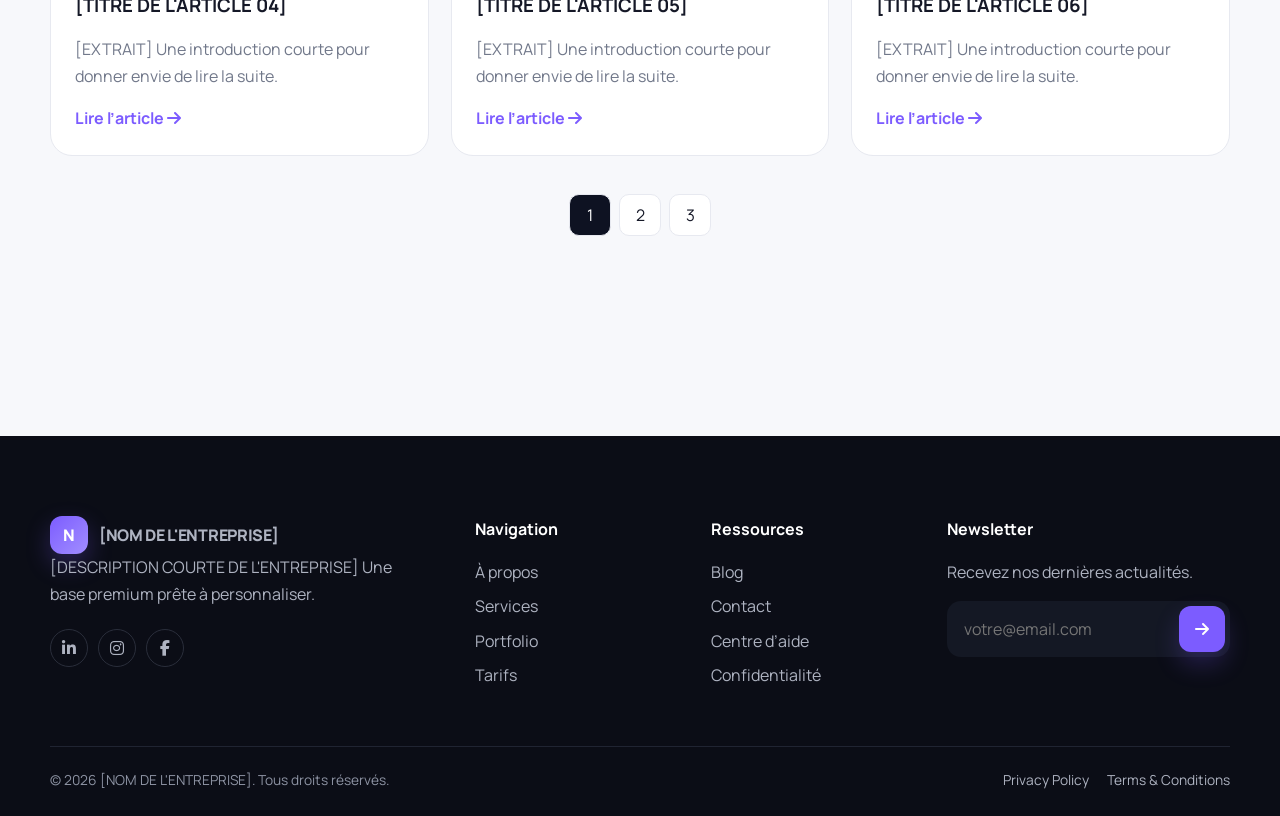
<file: blog.html>
<!doctype html><html lang="fr"><head><meta charset="utf-8"><meta name="viewport" content="width=device-width, initial-scale=1"><title>Blog | [NOM DE L'ENTREPRISE]</title><meta name="description" content="Blog — [NOM DE L&#x27;ENTREPRISE]"><meta property="og:title" content="Blog | [NOM DE L'ENTREPRISE]"><meta property="og:description" content="Blog — [NOM DE L&#x27;ENTREPRISE]"><meta property="og:type" content="website"><link rel="preconnect" href="https://fonts.googleapis.com"><link rel="preconnect" href="https://fonts.gstatic.com" crossorigin><link href="https://fonts.googleapis.com/css2?family=Manrope:wght@400;500;600;700;800&family=Playfair+Display:wght@600;700&display=swap" rel="stylesheet"><link rel="stylesheet" href="https://cdnjs.cloudflare.com/ajax/libs/font-awesome/6.6.0/css/all.min.css"><link rel="stylesheet" href="css/style.css"><link rel="stylesheet" href="css/components.css"><link rel="stylesheet" href="css/responsive.css"></head><body><header class="site-header" id="siteHeader">
  <div class="container-custom nav-wrap">
    <a class="brand" href="index.html" aria-label="Retour à l’accueil"><span class="brand-mark">N</span><span>[NOM DE L'ENTREPRISE]</span></a>
    <button class="nav-toggle" id="navToggle" aria-label="Ouvrir le menu" aria-controls="mainNav" aria-expanded="false"><span></span><span></span><span></span></button>
    <nav class="main-nav" id="mainNav" aria-label="Navigation principale"><ul><li><a class="nav-link " href="index.html">Accueil</a></li><li><a class="nav-link " href="about.html">À propos</a></li><li><a class="nav-link " href="services.html">Services</a></li><li><a class="nav-link " href="products.html">Produits</a></li><li><a class="nav-link " href="portfolio.html">Portfolio</a></li><li><a class="nav-link " href="pricing.html">Tarifs</a></li><li><a class="nav-link active" href="blog.html">Blog</a></li><li><a class="nav-link " href="contact.html">Contact</a></li></ul>
      <div class="nav-actions"><a class="btn btn-ghost" href="login.html">Connexion</a><a class="btn btn-primary" href="contact.html">Parler à un expert <i class="fa-solid fa-arrow-right"></i></a></div>
    </nav>
  </div>
</header><main><section class="page-hero"><div class="container-custom narrow"><span class="eyebrow">Blog</span><h1>Idées, méthodes et retours d’expérience.</h1><p>[DESCRIPTION BLOG]</p></div></section><section class="section"><div class="container-custom"><div class="blog-toolbar"><div class="search-field"><i class="fa-solid fa-magnifying-glass"></i><input id="blogSearch" type="search" placeholder="Rechercher un article..."></div></div><div class="blog-grid" id="blogGrid"><article class="blog-card" data-search="strategie design croissance article 1"><img src="images/blog/blog-1.svg" alt="Article 1"><div><span class="eyebrow">[CATÉGORIE]</span><h3>[TITRE DE L'ARTICLE 01]</h3><p>[EXTRAIT] Une introduction courte pour donner envie de lire la suite.</p><a class="text-link" href="blog-detail.html">Lire l’article <i class="fa-solid fa-arrow-right"></i></a></div></article><article class="blog-card" data-search="strategie design croissance article 2"><img src="images/blog/blog-2.svg" alt="Article 2"><div><span class="eyebrow">[CATÉGORIE]</span><h3>[TITRE DE L'ARTICLE 02]</h3><p>[EXTRAIT] Une introduction courte pour donner envie de lire la suite.</p><a class="text-link" href="blog-detail.html">Lire l’article <i class="fa-solid fa-arrow-right"></i></a></div></article><article class="blog-card" data-search="strategie design croissance article 3"><img src="images/blog/blog-3.svg" alt="Article 3"><div><span class="eyebrow">[CATÉGORIE]</span><h3>[TITRE DE L'ARTICLE 03]</h3><p>[EXTRAIT] Une introduction courte pour donner envie de lire la suite.</p><a class="text-link" href="blog-detail.html">Lire l’article <i class="fa-solid fa-arrow-right"></i></a></div></article><article class="blog-card" data-search="strategie design croissance article 4"><img src="images/blog/blog-1.svg" alt="Article 4"><div><span class="eyebrow">[CATÉGORIE]</span><h3>[TITRE DE L'ARTICLE 04]</h3><p>[EXTRAIT] Une introduction courte pour donner envie de lire la suite.</p><a class="text-link" href="blog-detail.html">Lire l’article <i class="fa-solid fa-arrow-right"></i></a></div></article><article class="blog-card" data-search="strategie design croissance article 5"><img src="images/blog/blog-2.svg" alt="Article 5"><div><span class="eyebrow">[CATÉGORIE]</span><h3>[TITRE DE L'ARTICLE 05]</h3><p>[EXTRAIT] Une introduction courte pour donner envie de lire la suite.</p><a class="text-link" href="blog-detail.html">Lire l’article <i class="fa-solid fa-arrow-right"></i></a></div></article><article class="blog-card" data-search="strategie design croissance article 6"><img src="images/blog/blog-3.svg" alt="Article 6"><div><span class="eyebrow">[CATÉGORIE]</span><h3>[TITRE DE L'ARTICLE 06]</h3><p>[EXTRAIT] Une introduction courte pour donner envie de lire la suite.</p><a class="text-link" href="blog-detail.html">Lire l’article <i class="fa-solid fa-arrow-right"></i></a></div></article></div><div class="pagination"><a class="active" href="blog.html">1</a><a href="blog.html?page=2">2</a><a href="blog.html?page=3">3</a></div></div></section></main><footer class="site-footer">
  <div class="container-custom footer-grid">
    <div><a class="brand brand-footer" href="index.html"><span class="brand-mark">N</span><span>[NOM DE L'ENTREPRISE]</span></a><p>[DESCRIPTION COURTE DE L'ENTREPRISE] Une base premium prête à personnaliser.</p><div class="socials"><a href="https://www.linkedin.com" target="_blank" rel="noopener" aria-label="LinkedIn"><i class="fa-brands fa-linkedin-in"></i></a><a href="https://www.instagram.com" target="_blank" rel="noopener" aria-label="Instagram"><i class="fa-brands fa-instagram"></i></a><a href="https://www.facebook.com" target="_blank" rel="noopener" aria-label="Facebook"><i class="fa-brands fa-facebook-f"></i></a></div></div>
    <div><h4>Navigation</h4><a href="about.html">À propos</a><a href="services.html">Services</a><a href="portfolio.html">Portfolio</a><a href="pricing.html">Tarifs</a></div>
    <div><h4>Ressources</h4><a href="blog.html">Blog</a><a href="contact.html">Contact</a><a href="404.html">Centre d’aide</a><a href="404.html">Confidentialité</a></div>
    <div><h4>Newsletter</h4><p>Recevez nos dernières actualités.</p><form class="newsletter-form js-form" novalidate><label class="sr-only" for="newsletterEmail">Email</label><div class="inline-field"><input id="newsletterEmail" name="email" type="email" placeholder="votre@email.com" required><button class="btn btn-primary btn-icon" type="submit" aria-label="S’inscrire"><i class="fa-solid fa-arrow-right"></i></button></div><p class="form-message" aria-live="polite"></p></form></div>
  </div>
  <div class="container-custom footer-bottom"><span>© <span id="year"></span> [NOM DE L'ENTREPRISE]. Tous droits réservés.</span><div><a href="404.html">Privacy Policy</a><a href="404.html">Terms & Conditions</a></div></div>
</footer><button class="back-to-top" id="backToTop" aria-label="Retour en haut"><i class="fa-solid fa-arrow-up"></i></button><script src="js/navbar.js"></script><script src="js/animations.js"></script><script src="js/slider.js"></script><script src="js/forms.js"></script><script src="js/main.js"></script></body></html>
</file>
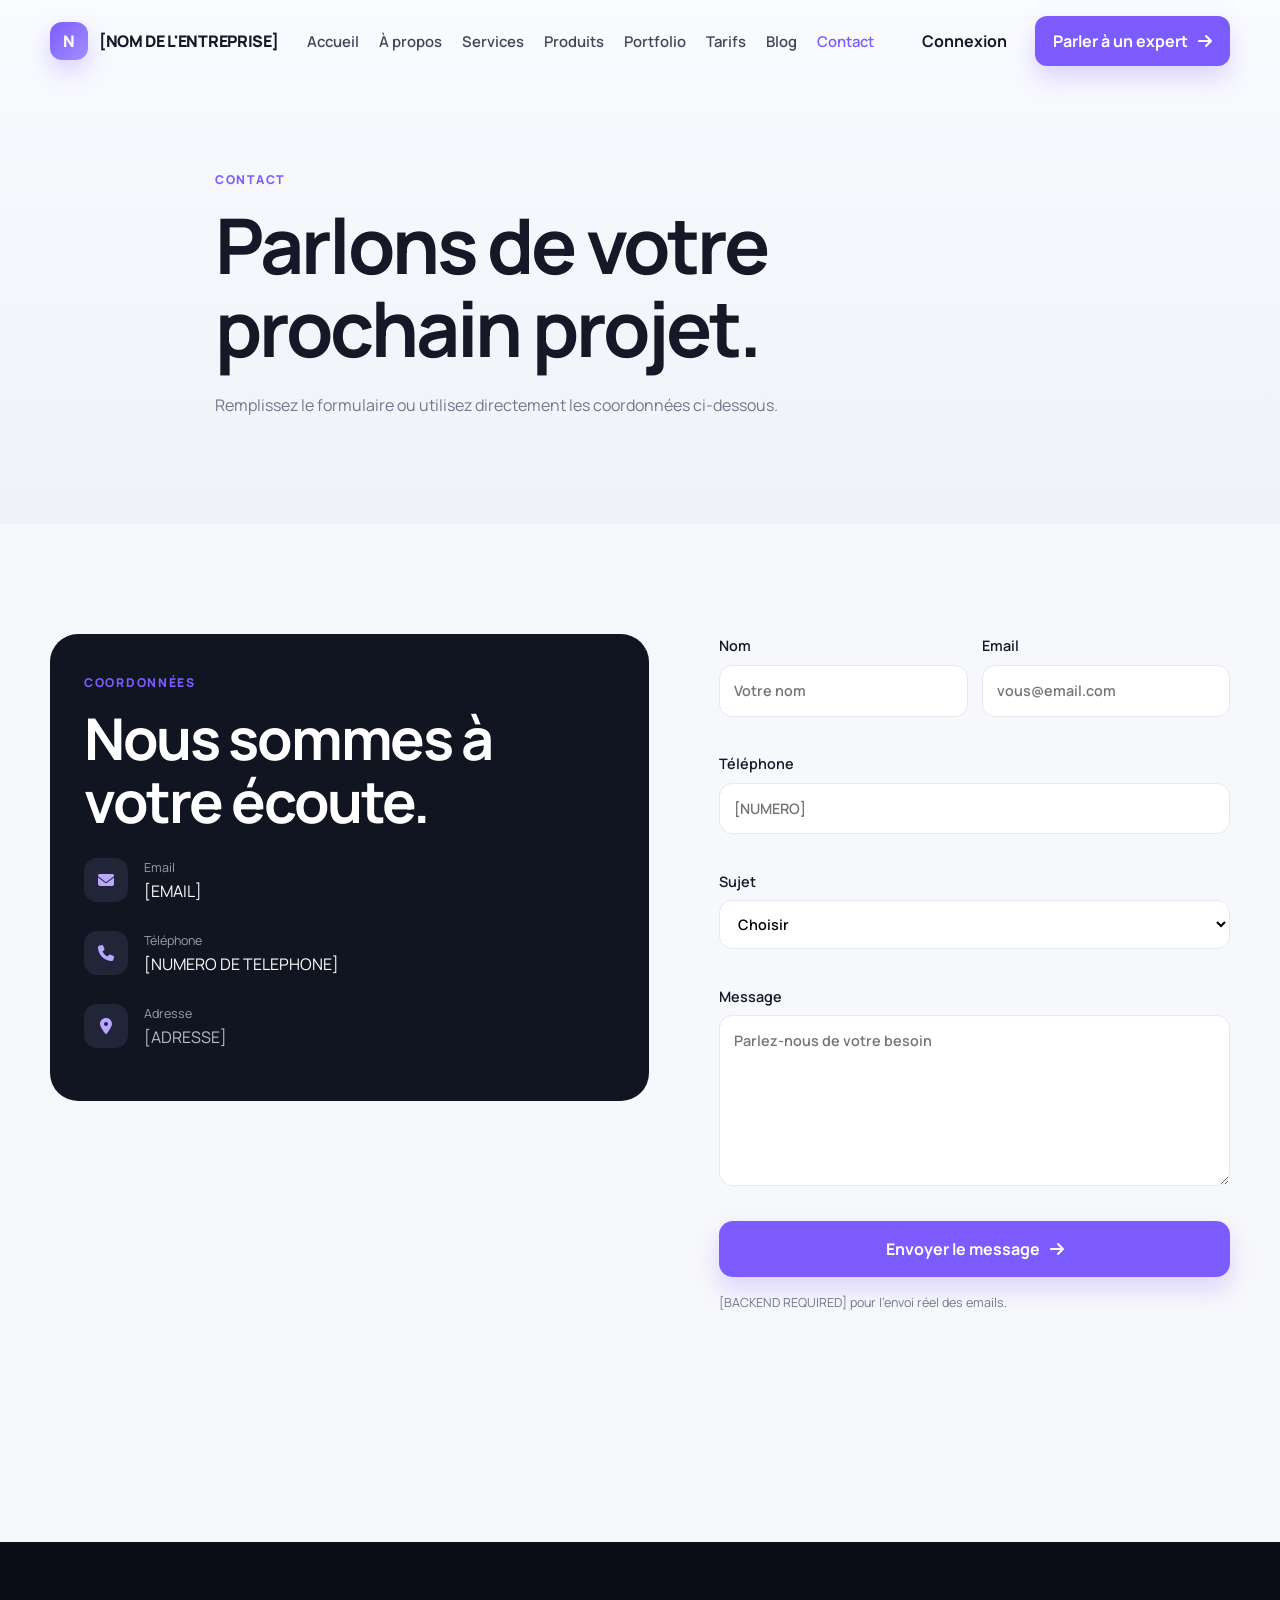
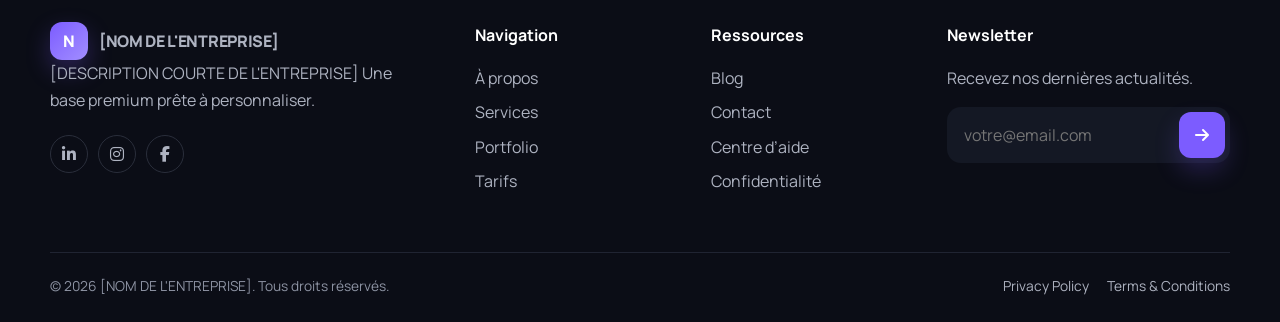
<file: contact.html>
<!doctype html><html lang="fr"><head><meta charset="utf-8"><meta name="viewport" content="width=device-width, initial-scale=1"><title>Contact | [NOM DE L'ENTREPRISE]</title><meta name="description" content="Contact — [NOM DE L&#x27;ENTREPRISE]"><meta property="og:title" content="Contact | [NOM DE L'ENTREPRISE]"><meta property="og:description" content="Contact — [NOM DE L&#x27;ENTREPRISE]"><meta property="og:type" content="website"><link rel="preconnect" href="https://fonts.googleapis.com"><link rel="preconnect" href="https://fonts.gstatic.com" crossorigin><link href="https://fonts.googleapis.com/css2?family=Manrope:wght@400;500;600;700;800&family=Playfair+Display:wght@600;700&display=swap" rel="stylesheet"><link rel="stylesheet" href="https://cdnjs.cloudflare.com/ajax/libs/font-awesome/6.6.0/css/all.min.css"><link rel="stylesheet" href="css/style.css"><link rel="stylesheet" href="css/components.css"><link rel="stylesheet" href="css/responsive.css"></head><body><header class="site-header" id="siteHeader">
  <div class="container-custom nav-wrap">
    <a class="brand" href="index.html" aria-label="Retour à l’accueil"><span class="brand-mark">N</span><span>[NOM DE L'ENTREPRISE]</span></a>
    <button class="nav-toggle" id="navToggle" aria-label="Ouvrir le menu" aria-controls="mainNav" aria-expanded="false"><span></span><span></span><span></span></button>
    <nav class="main-nav" id="mainNav" aria-label="Navigation principale"><ul><li><a class="nav-link " href="index.html">Accueil</a></li><li><a class="nav-link " href="about.html">À propos</a></li><li><a class="nav-link " href="services.html">Services</a></li><li><a class="nav-link " href="products.html">Produits</a></li><li><a class="nav-link " href="portfolio.html">Portfolio</a></li><li><a class="nav-link " href="pricing.html">Tarifs</a></li><li><a class="nav-link " href="blog.html">Blog</a></li><li><a class="nav-link active" href="contact.html">Contact</a></li></ul>
      <div class="nav-actions"><a class="btn btn-ghost" href="login.html">Connexion</a><a class="btn btn-primary" href="contact.html">Parler à un expert <i class="fa-solid fa-arrow-right"></i></a></div>
    </nav>
  </div>
</header><main><section class="page-hero"><div class="container-custom narrow"><span class="eyebrow">Contact</span><h1>Parlons de votre prochain projet.</h1><p>Remplissez le formulaire ou utilisez directement les coordonnées ci-dessous.</p></div></section><section class="section"><div class="container-custom contact-grid"><div class="contact-card"><span class="eyebrow">Coordonnées</span><h2>Nous sommes à votre écoute.</h2><div class="contact-item"><i class="fa-solid fa-envelope"></i><div><span>Email</span><a href="mailto:contact@example.com">[EMAIL]</a></div></div><div class="contact-item"><i class="fa-solid fa-phone"></i><div><span>Téléphone</span><a href="tel:+00000000000">[NUMERO DE TELEPHONE]</a></div></div><div class="contact-item"><i class="fa-solid fa-location-dot"></i><div><span>Adresse</span><p>[ADRESSE]</p></div></div></div><form class="contact-form js-form" novalidate><div class="field-row"><label>Nom<input name="name" required placeholder="Votre nom"><span class="field-error"></span></label><label>Email<input name="email" type="email" required placeholder="vous@email.com"><span class="field-error"></span></label></div><label>Téléphone<input name="phone" type="tel" placeholder="[NUMERO]"><span class="field-error"></span></label><label>Sujet<select name="subject" required><option value="">Choisir</option><option>Projet web</option><option>Branding</option><option>Conseil</option><option>Autre</option></select><span class="field-error"></span></label><label>Message<textarea name="message" required rows="6" placeholder="Parlez-nous de votre besoin"></textarea><span class="field-error"></span></label><button class="btn btn-primary btn-lg" type="submit">Envoyer le message <i class="fa-solid fa-arrow-right"></i></button><p class="tiny">[BACKEND REQUIRED] pour l’envoi réel des emails.</p><p class="form-message" aria-live="polite"></p></form></div></section></main><footer class="site-footer">
  <div class="container-custom footer-grid">
    <div><a class="brand brand-footer" href="index.html"><span class="brand-mark">N</span><span>[NOM DE L'ENTREPRISE]</span></a><p>[DESCRIPTION COURTE DE L'ENTREPRISE] Une base premium prête à personnaliser.</p><div class="socials"><a href="https://www.linkedin.com" target="_blank" rel="noopener" aria-label="LinkedIn"><i class="fa-brands fa-linkedin-in"></i></a><a href="https://www.instagram.com" target="_blank" rel="noopener" aria-label="Instagram"><i class="fa-brands fa-instagram"></i></a><a href="https://www.facebook.com" target="_blank" rel="noopener" aria-label="Facebook"><i class="fa-brands fa-facebook-f"></i></a></div></div>
    <div><h4>Navigation</h4><a href="about.html">À propos</a><a href="services.html">Services</a><a href="portfolio.html">Portfolio</a><a href="pricing.html">Tarifs</a></div>
    <div><h4>Ressources</h4><a href="blog.html">Blog</a><a href="contact.html">Contact</a><a href="404.html">Centre d’aide</a><a href="404.html">Confidentialité</a></div>
    <div><h4>Newsletter</h4><p>Recevez nos dernières actualités.</p><form class="newsletter-form js-form" novalidate><label class="sr-only" for="newsletterEmail">Email</label><div class="inline-field"><input id="newsletterEmail" name="email" type="email" placeholder="votre@email.com" required><button class="btn btn-primary btn-icon" type="submit" aria-label="S’inscrire"><i class="fa-solid fa-arrow-right"></i></button></div><p class="form-message" aria-live="polite"></p></form></div>
  </div>
  <div class="container-custom footer-bottom"><span>© <span id="year"></span> [NOM DE L'ENTREPRISE]. Tous droits réservés.</span><div><a href="404.html">Privacy Policy</a><a href="404.html">Terms & Conditions</a></div></div>
</footer><button class="back-to-top" id="backToTop" aria-label="Retour en haut"><i class="fa-solid fa-arrow-up"></i></button><script src="js/navbar.js"></script><script src="js/animations.js"></script><script src="js/slider.js"></script><script src="js/forms.js"></script><script src="js/main.js"></script></body></html>
</file>
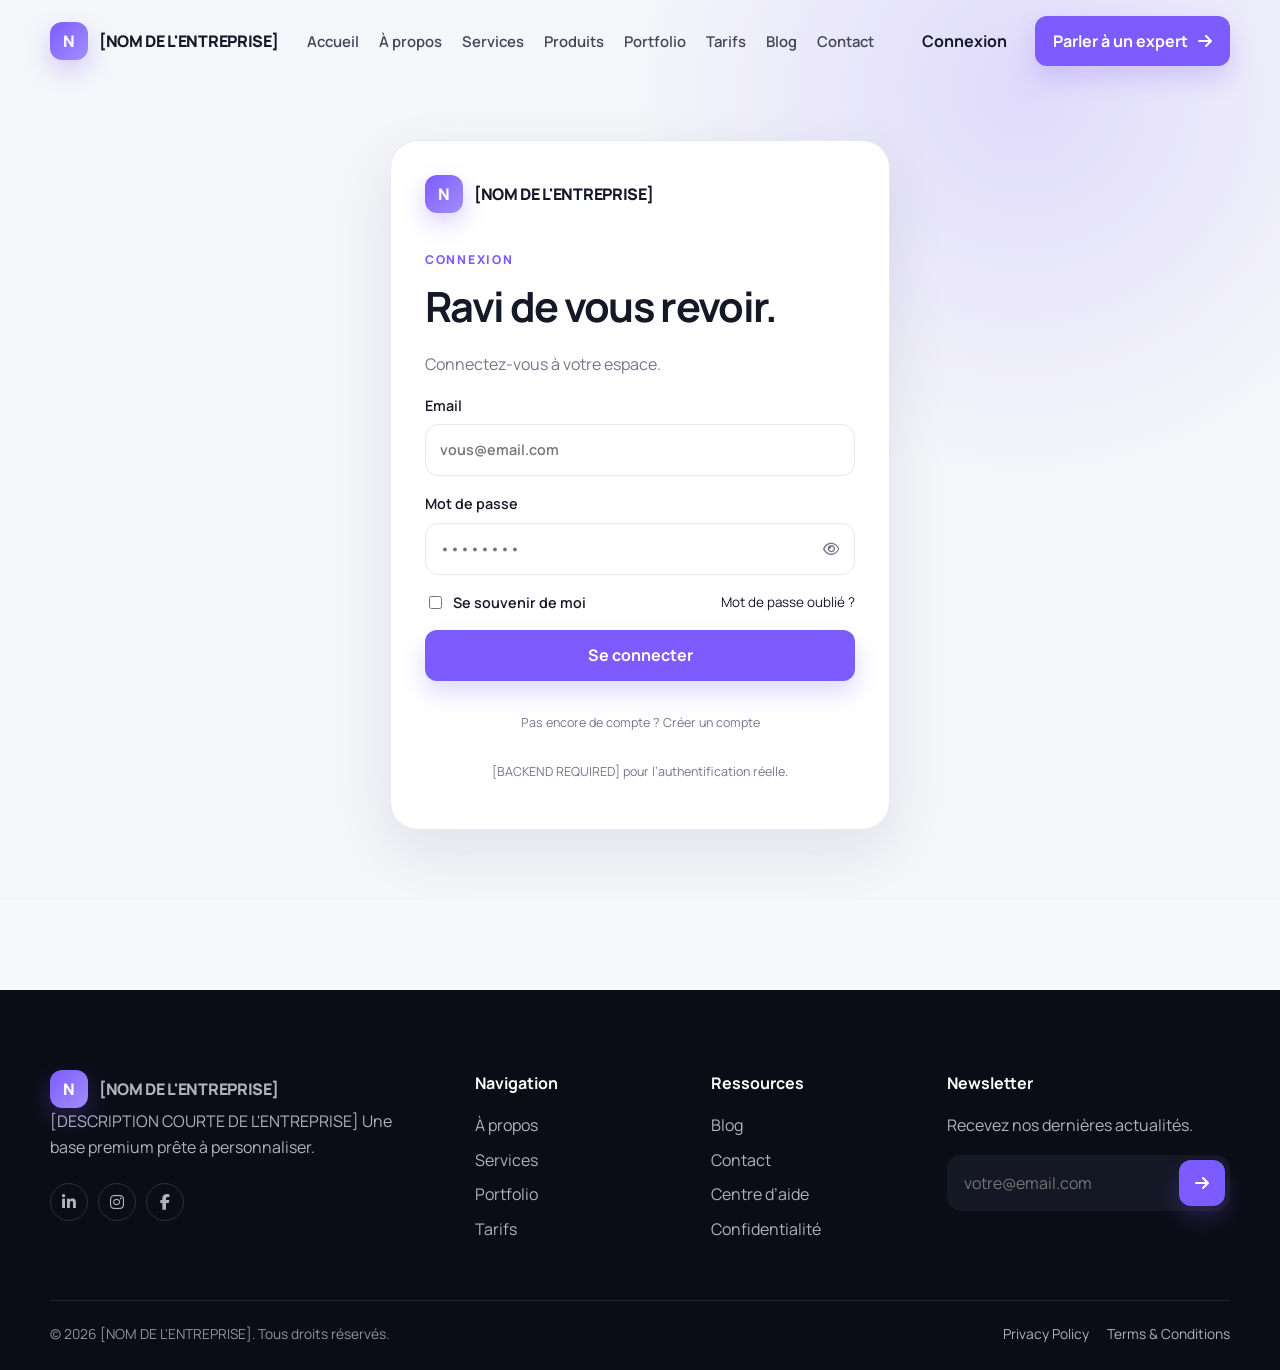
<file: login.html>
<!doctype html><html lang="fr"><head><meta charset="utf-8"><meta name="viewport" content="width=device-width, initial-scale=1"><title>Connexion | [NOM DE L'ENTREPRISE]</title><meta name="description" content="Connexion — [NOM DE L&#x27;ENTREPRISE]"><meta property="og:title" content="Connexion | [NOM DE L'ENTREPRISE]"><meta property="og:description" content="Connexion — [NOM DE L&#x27;ENTREPRISE]"><meta property="og:type" content="website"><link rel="preconnect" href="https://fonts.googleapis.com"><link rel="preconnect" href="https://fonts.gstatic.com" crossorigin><link href="https://fonts.googleapis.com/css2?family=Manrope:wght@400;500;600;700;800&family=Playfair+Display:wght@600;700&display=swap" rel="stylesheet"><link rel="stylesheet" href="https://cdnjs.cloudflare.com/ajax/libs/font-awesome/6.6.0/css/all.min.css"><link rel="stylesheet" href="css/style.css"><link rel="stylesheet" href="css/components.css"><link rel="stylesheet" href="css/responsive.css"></head><body><header class="site-header" id="siteHeader">
  <div class="container-custom nav-wrap">
    <a class="brand" href="index.html" aria-label="Retour à l’accueil"><span class="brand-mark">N</span><span>[NOM DE L'ENTREPRISE]</span></a>
    <button class="nav-toggle" id="navToggle" aria-label="Ouvrir le menu" aria-controls="mainNav" aria-expanded="false"><span></span><span></span><span></span></button>
    <nav class="main-nav" id="mainNav" aria-label="Navigation principale"><ul><li><a class="nav-link " href="index.html">Accueil</a></li><li><a class="nav-link " href="about.html">À propos</a></li><li><a class="nav-link " href="services.html">Services</a></li><li><a class="nav-link " href="products.html">Produits</a></li><li><a class="nav-link " href="portfolio.html">Portfolio</a></li><li><a class="nav-link " href="pricing.html">Tarifs</a></li><li><a class="nav-link " href="blog.html">Blog</a></li><li><a class="nav-link " href="contact.html">Contact</a></li></ul>
      <div class="nav-actions"><a class="btn btn-ghost" href="login.html">Connexion</a><a class="btn btn-primary" href="contact.html">Parler à un expert <i class="fa-solid fa-arrow-right"></i></a></div>
    </nav>
  </div>
</header><main><section class="auth-section"><div class="auth-card"><a class="brand" href="index.html"><span class="brand-mark">N</span><span>[NOM DE L'ENTREPRISE]</span></a><div><span class="eyebrow">Connexion</span><h1>Ravi de vous revoir.</h1><p>Connectez-vous à votre espace.</p></div><form class="js-form" novalidate><label>Email<input name="email" type="email" required placeholder="vous@email.com"></label><label>Mot de passe<div class="password-field"><input name="password" type="password" required minlength="6" placeholder="••••••••"><button type="button" class="password-toggle" aria-label="Afficher le mot de passe"><i class="fa-regular fa-eye"></i></button></div></label><div class="form-between"><label class="check"><input type="checkbox"> Se souvenir de moi</label><a href="404.html">Mot de passe oublié ?</a></div><button class="btn btn-primary full" type="submit">Se connecter</button><p class="form-message" aria-live="polite"></p><p class="center tiny">Pas encore de compte ? <a href="register.html">Créer un compte</a></p><p class="tiny center">[BACKEND REQUIRED] pour l’authentification réelle.</p></form></div></section></main><footer class="site-footer">
  <div class="container-custom footer-grid">
    <div><a class="brand brand-footer" href="index.html"><span class="brand-mark">N</span><span>[NOM DE L'ENTREPRISE]</span></a><p>[DESCRIPTION COURTE DE L'ENTREPRISE] Une base premium prête à personnaliser.</p><div class="socials"><a href="https://www.linkedin.com" target="_blank" rel="noopener" aria-label="LinkedIn"><i class="fa-brands fa-linkedin-in"></i></a><a href="https://www.instagram.com" target="_blank" rel="noopener" aria-label="Instagram"><i class="fa-brands fa-instagram"></i></a><a href="https://www.facebook.com" target="_blank" rel="noopener" aria-label="Facebook"><i class="fa-brands fa-facebook-f"></i></a></div></div>
    <div><h4>Navigation</h4><a href="about.html">À propos</a><a href="services.html">Services</a><a href="portfolio.html">Portfolio</a><a href="pricing.html">Tarifs</a></div>
    <div><h4>Ressources</h4><a href="blog.html">Blog</a><a href="contact.html">Contact</a><a href="404.html">Centre d’aide</a><a href="404.html">Confidentialité</a></div>
    <div><h4>Newsletter</h4><p>Recevez nos dernières actualités.</p><form class="newsletter-form js-form" novalidate><label class="sr-only" for="newsletterEmail">Email</label><div class="inline-field"><input id="newsletterEmail" name="email" type="email" placeholder="votre@email.com" required><button class="btn btn-primary btn-icon" type="submit" aria-label="S’inscrire"><i class="fa-solid fa-arrow-right"></i></button></div><p class="form-message" aria-live="polite"></p></form></div>
  </div>
  <div class="container-custom footer-bottom"><span>© <span id="year"></span> [NOM DE L'ENTREPRISE]. Tous droits réservés.</span><div><a href="404.html">Privacy Policy</a><a href="404.html">Terms & Conditions</a></div></div>
</footer><button class="back-to-top" id="backToTop" aria-label="Retour en haut"><i class="fa-solid fa-arrow-up"></i></button><script src="js/navbar.js"></script><script src="js/animations.js"></script><script src="js/slider.js"></script><script src="js/forms.js"></script><script src="js/main.js"></script></body></html>
</file>
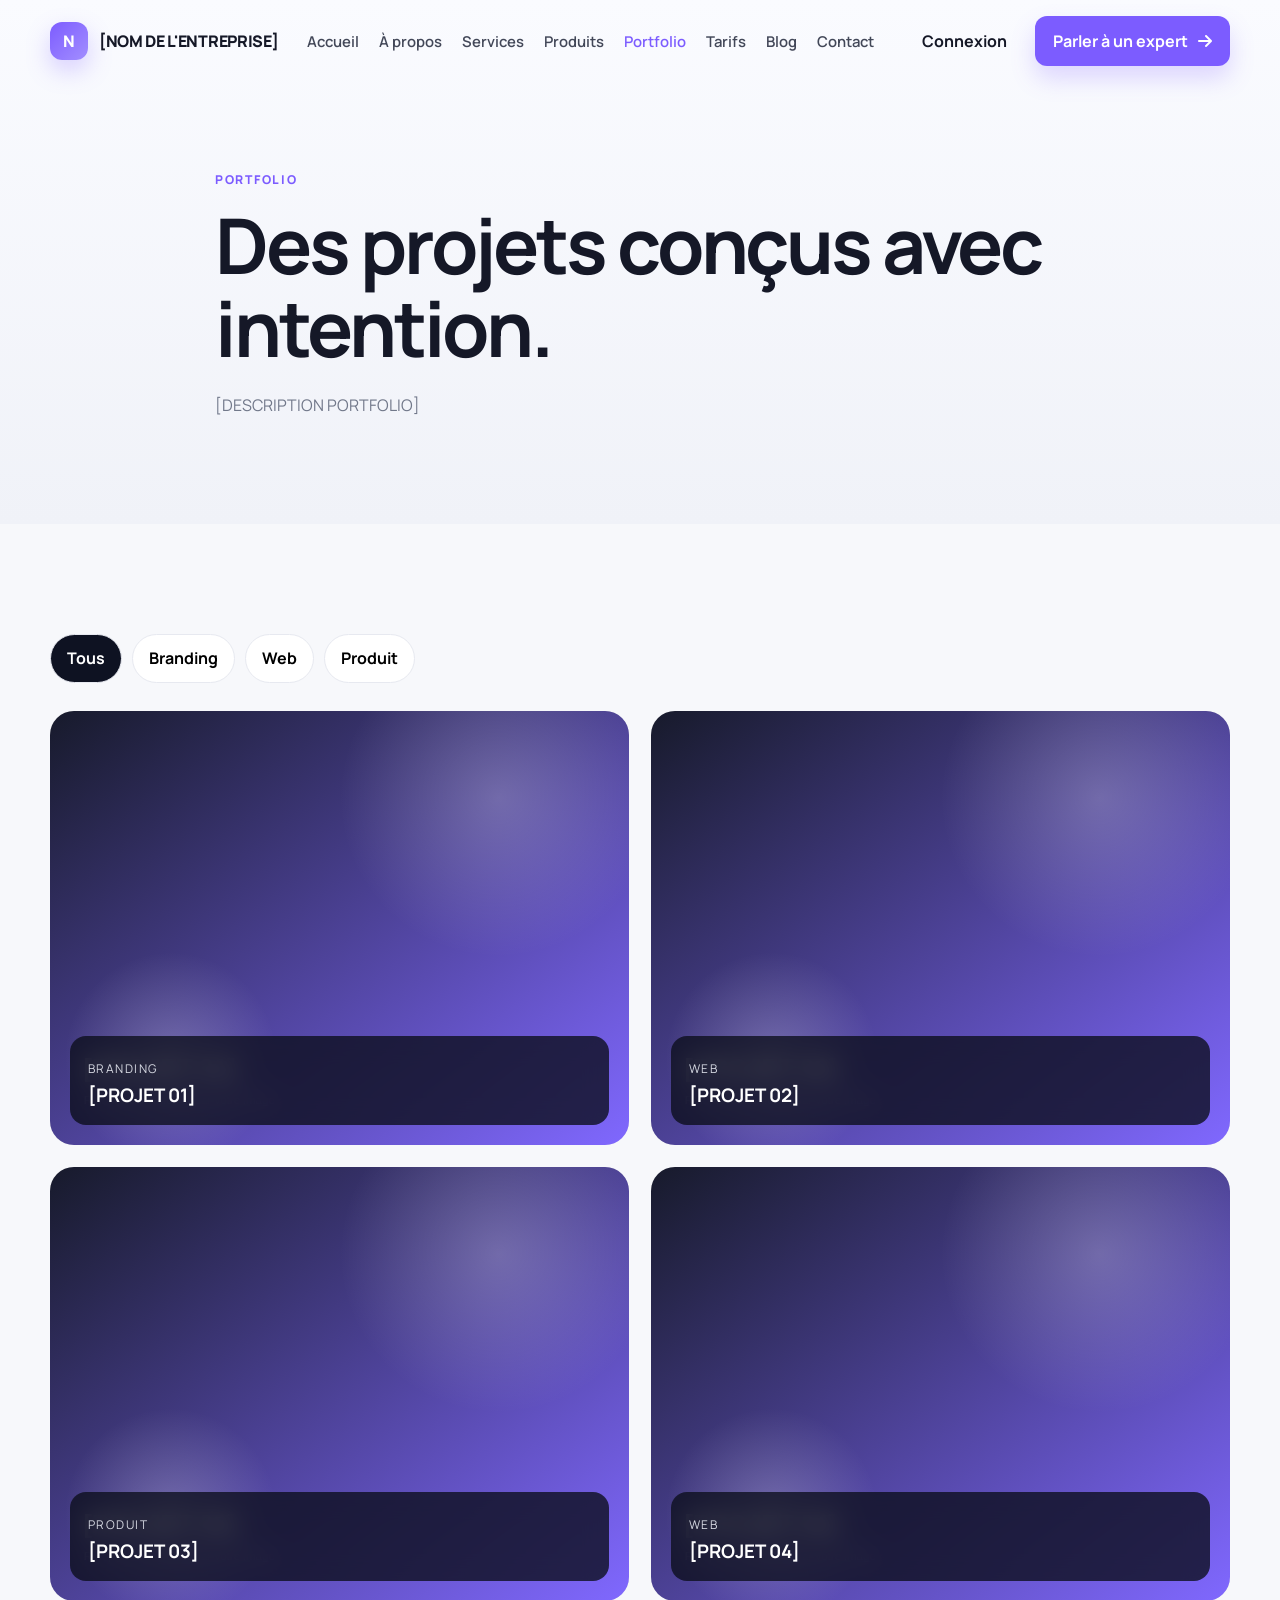
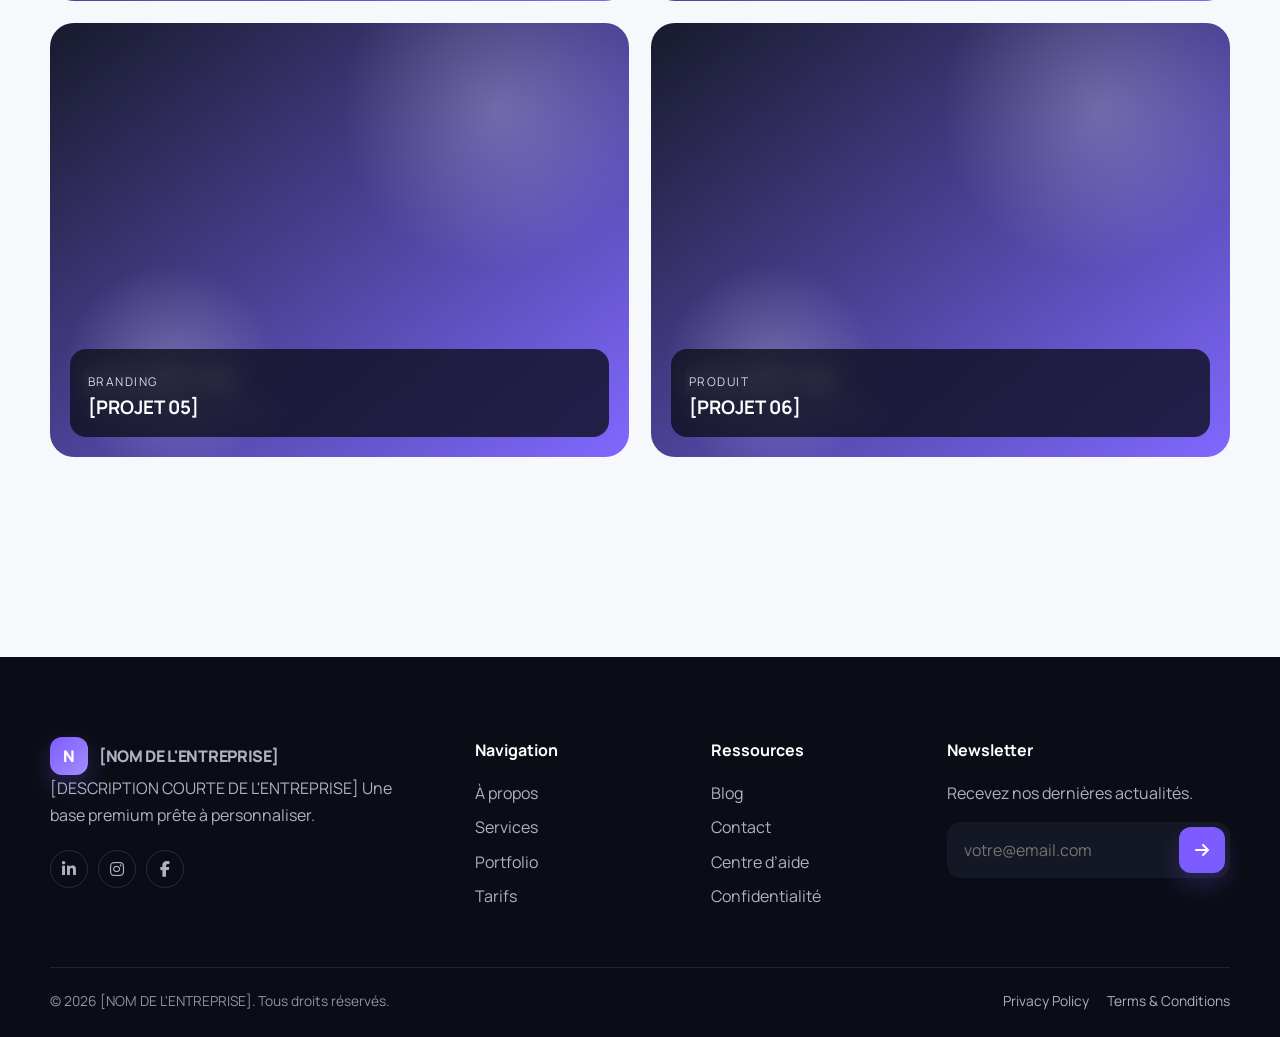
<file: portfolio.html>
<!doctype html><html lang="fr"><head><meta charset="utf-8"><meta name="viewport" content="width=device-width, initial-scale=1"><title>Portfolio | [NOM DE L'ENTREPRISE]</title><meta name="description" content="Portfolio — [NOM DE L&#x27;ENTREPRISE]"><meta property="og:title" content="Portfolio | [NOM DE L'ENTREPRISE]"><meta property="og:description" content="Portfolio — [NOM DE L&#x27;ENTREPRISE]"><meta property="og:type" content="website"><link rel="preconnect" href="https://fonts.googleapis.com"><link rel="preconnect" href="https://fonts.gstatic.com" crossorigin><link href="https://fonts.googleapis.com/css2?family=Manrope:wght@400;500;600;700;800&family=Playfair+Display:wght@600;700&display=swap" rel="stylesheet"><link rel="stylesheet" href="https://cdnjs.cloudflare.com/ajax/libs/font-awesome/6.6.0/css/all.min.css"><link rel="stylesheet" href="css/style.css"><link rel="stylesheet" href="css/components.css"><link rel="stylesheet" href="css/responsive.css"></head><body><header class="site-header" id="siteHeader">
  <div class="container-custom nav-wrap">
    <a class="brand" href="index.html" aria-label="Retour à l’accueil"><span class="brand-mark">N</span><span>[NOM DE L'ENTREPRISE]</span></a>
    <button class="nav-toggle" id="navToggle" aria-label="Ouvrir le menu" aria-controls="mainNav" aria-expanded="false"><span></span><span></span><span></span></button>
    <nav class="main-nav" id="mainNav" aria-label="Navigation principale"><ul><li><a class="nav-link " href="index.html">Accueil</a></li><li><a class="nav-link " href="about.html">À propos</a></li><li><a class="nav-link " href="services.html">Services</a></li><li><a class="nav-link " href="products.html">Produits</a></li><li><a class="nav-link active" href="portfolio.html">Portfolio</a></li><li><a class="nav-link " href="pricing.html">Tarifs</a></li><li><a class="nav-link " href="blog.html">Blog</a></li><li><a class="nav-link " href="contact.html">Contact</a></li></ul>
      <div class="nav-actions"><a class="btn btn-ghost" href="login.html">Connexion</a><a class="btn btn-primary" href="contact.html">Parler à un expert <i class="fa-solid fa-arrow-right"></i></a></div>
    </nav>
  </div>
</header><main><section class="page-hero"><div class="container-custom narrow"><span class="eyebrow">Portfolio</span><h1>Des projets conçus avec intention.</h1><p>[DESCRIPTION PORTFOLIO]</p></div></section><section class="section"><div class="container-custom"><div class="filter-bar"><button class="filter-btn active" data-filter="all">Tous</button><button class="filter-btn" data-filter="branding">Branding</button><button class="filter-btn" data-filter="web">Web</button><button class="filter-btn" data-filter="product">Produit</button></div><div class="portfolio-grid large-grid"><a class="portfolio-card filter-item" data-category="branding" href="contact.html"><img src="images/portfolio/project-1.svg" alt="Projet 1"><div><span>Branding</span><h3>[PROJET 01]</h3></div></a><a class="portfolio-card filter-item" data-category="web" href="contact.html"><img src="images/portfolio/project-2.svg" alt="Projet 2"><div><span>Web</span><h3>[PROJET 02]</h3></div></a><a class="portfolio-card filter-item" data-category="product" href="contact.html"><img src="images/portfolio/project-3.svg" alt="Projet 3"><div><span>Produit</span><h3>[PROJET 03]</h3></div></a><a class="portfolio-card filter-item" data-category="web" href="contact.html"><img src="images/portfolio/project-4.svg" alt="Projet 4"><div><span>Web</span><h3>[PROJET 04]</h3></div></a><a class="portfolio-card filter-item" data-category="branding" href="contact.html"><img src="images/portfolio/project-5.svg" alt="Projet 5"><div><span>Branding</span><h3>[PROJET 05]</h3></div></a><a class="portfolio-card filter-item" data-category="product" href="contact.html"><img src="images/portfolio/project-6.svg" alt="Projet 6"><div><span>Produit</span><h3>[PROJET 06]</h3></div></a></div></div></section></main><footer class="site-footer">
  <div class="container-custom footer-grid">
    <div><a class="brand brand-footer" href="index.html"><span class="brand-mark">N</span><span>[NOM DE L'ENTREPRISE]</span></a><p>[DESCRIPTION COURTE DE L'ENTREPRISE] Une base premium prête à personnaliser.</p><div class="socials"><a href="https://www.linkedin.com" target="_blank" rel="noopener" aria-label="LinkedIn"><i class="fa-brands fa-linkedin-in"></i></a><a href="https://www.instagram.com" target="_blank" rel="noopener" aria-label="Instagram"><i class="fa-brands fa-instagram"></i></a><a href="https://www.facebook.com" target="_blank" rel="noopener" aria-label="Facebook"><i class="fa-brands fa-facebook-f"></i></a></div></div>
    <div><h4>Navigation</h4><a href="about.html">À propos</a><a href="services.html">Services</a><a href="portfolio.html">Portfolio</a><a href="pricing.html">Tarifs</a></div>
    <div><h4>Ressources</h4><a href="blog.html">Blog</a><a href="contact.html">Contact</a><a href="404.html">Centre d’aide</a><a href="404.html">Confidentialité</a></div>
    <div><h4>Newsletter</h4><p>Recevez nos dernières actualités.</p><form class="newsletter-form js-form" novalidate><label class="sr-only" for="newsletterEmail">Email</label><div class="inline-field"><input id="newsletterEmail" name="email" type="email" placeholder="votre@email.com" required><button class="btn btn-primary btn-icon" type="submit" aria-label="S’inscrire"><i class="fa-solid fa-arrow-right"></i></button></div><p class="form-message" aria-live="polite"></p></form></div>
  </div>
  <div class="container-custom footer-bottom"><span>© <span id="year"></span> [NOM DE L'ENTREPRISE]. Tous droits réservés.</span><div><a href="404.html">Privacy Policy</a><a href="404.html">Terms & Conditions</a></div></div>
</footer><button class="back-to-top" id="backToTop" aria-label="Retour en haut"><i class="fa-solid fa-arrow-up"></i></button><script src="js/navbar.js"></script><script src="js/animations.js"></script><script src="js/slider.js"></script><script src="js/forms.js"></script><script src="js/main.js"></script></body></html>
</file>
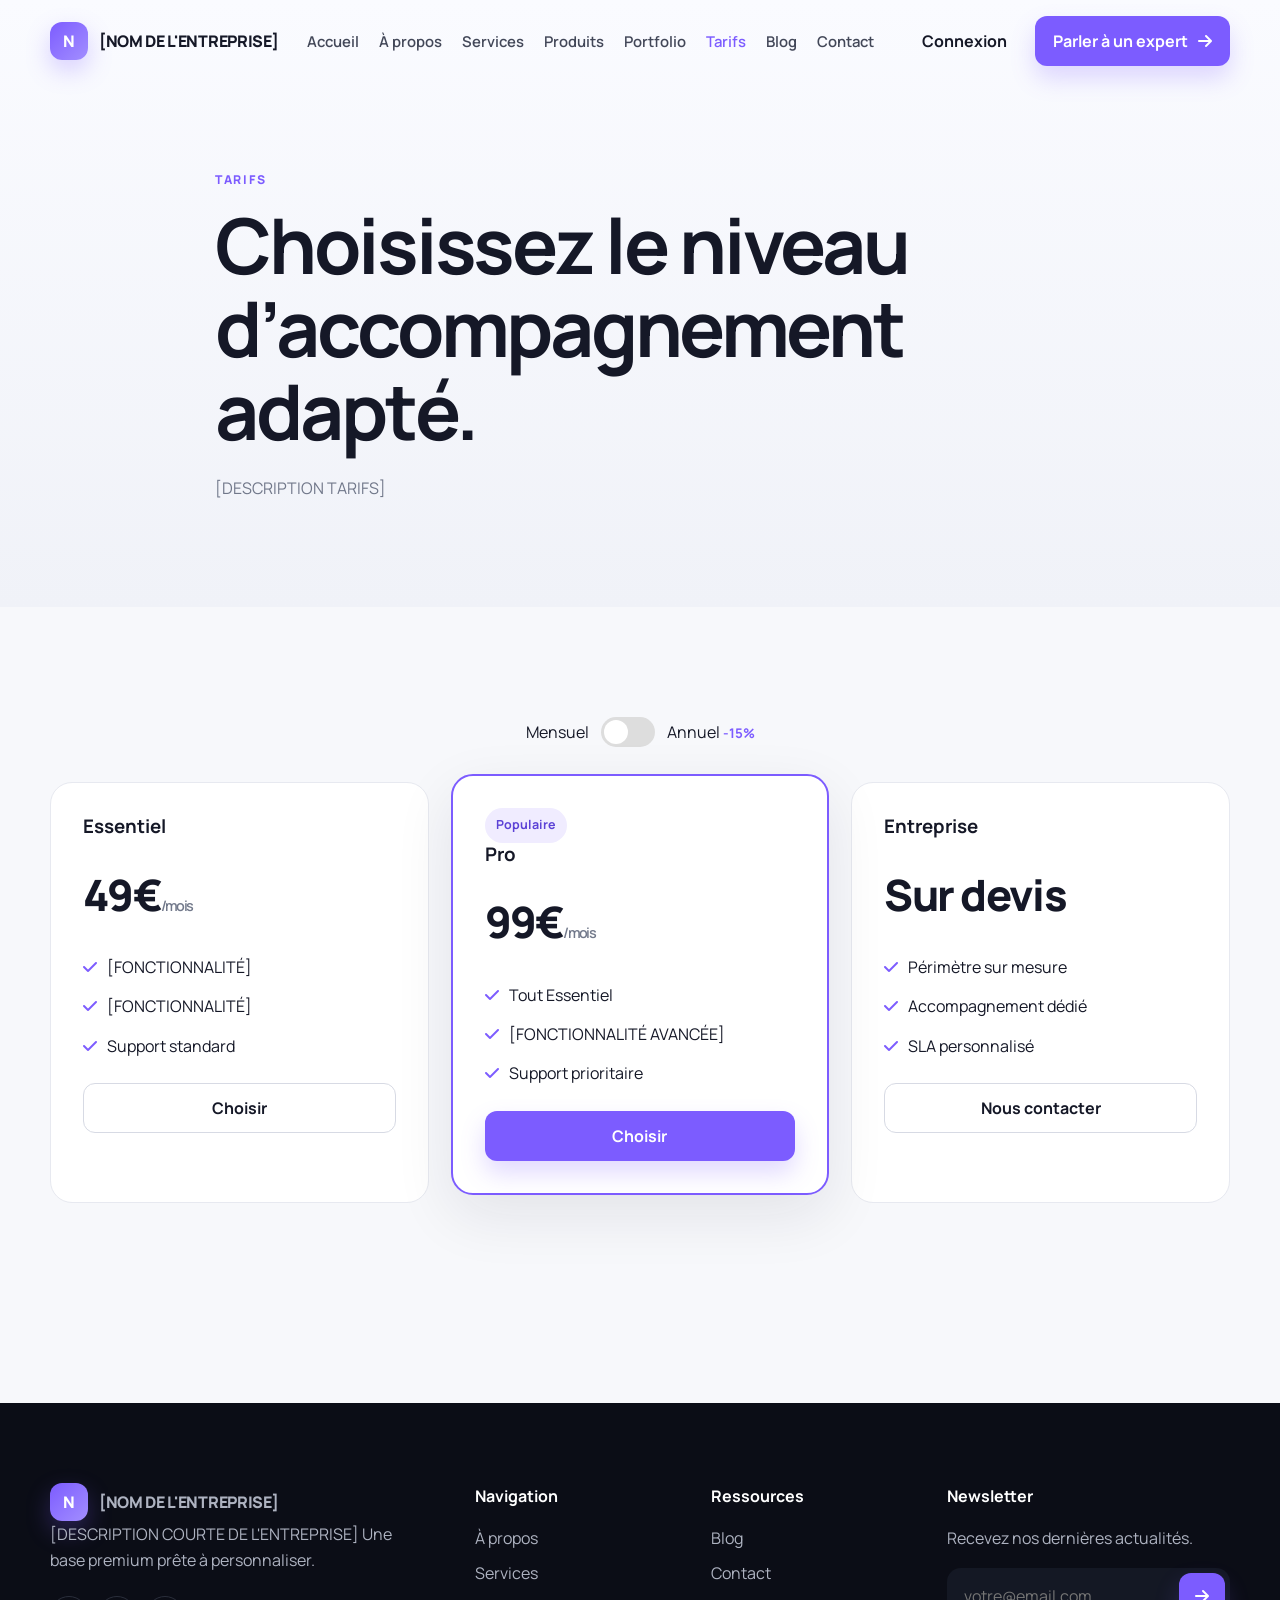
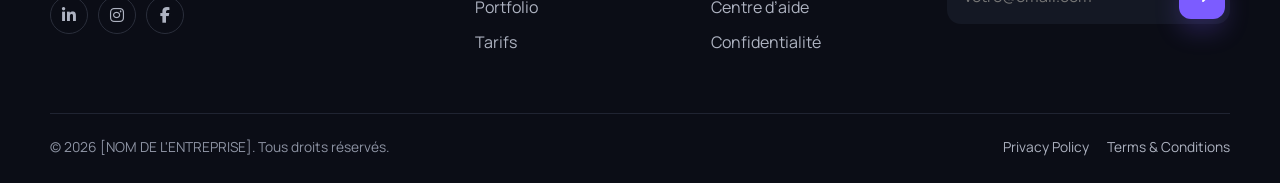
<file: pricing.html>
<!doctype html><html lang="fr"><head><meta charset="utf-8"><meta name="viewport" content="width=device-width, initial-scale=1"><title>Tarifs | [NOM DE L'ENTREPRISE]</title><meta name="description" content="Tarifs — [NOM DE L&#x27;ENTREPRISE]"><meta property="og:title" content="Tarifs | [NOM DE L'ENTREPRISE]"><meta property="og:description" content="Tarifs — [NOM DE L&#x27;ENTREPRISE]"><meta property="og:type" content="website"><link rel="preconnect" href="https://fonts.googleapis.com"><link rel="preconnect" href="https://fonts.gstatic.com" crossorigin><link href="https://fonts.googleapis.com/css2?family=Manrope:wght@400;500;600;700;800&family=Playfair+Display:wght@600;700&display=swap" rel="stylesheet"><link rel="stylesheet" href="https://cdnjs.cloudflare.com/ajax/libs/font-awesome/6.6.0/css/all.min.css"><link rel="stylesheet" href="css/style.css"><link rel="stylesheet" href="css/components.css"><link rel="stylesheet" href="css/responsive.css"></head><body><header class="site-header" id="siteHeader">
  <div class="container-custom nav-wrap">
    <a class="brand" href="index.html" aria-label="Retour à l’accueil"><span class="brand-mark">N</span><span>[NOM DE L'ENTREPRISE]</span></a>
    <button class="nav-toggle" id="navToggle" aria-label="Ouvrir le menu" aria-controls="mainNav" aria-expanded="false"><span></span><span></span><span></span></button>
    <nav class="main-nav" id="mainNav" aria-label="Navigation principale"><ul><li><a class="nav-link " href="index.html">Accueil</a></li><li><a class="nav-link " href="about.html">À propos</a></li><li><a class="nav-link " href="services.html">Services</a></li><li><a class="nav-link " href="products.html">Produits</a></li><li><a class="nav-link " href="portfolio.html">Portfolio</a></li><li><a class="nav-link active" href="pricing.html">Tarifs</a></li><li><a class="nav-link " href="blog.html">Blog</a></li><li><a class="nav-link " href="contact.html">Contact</a></li></ul>
      <div class="nav-actions"><a class="btn btn-ghost" href="login.html">Connexion</a><a class="btn btn-primary" href="contact.html">Parler à un expert <i class="fa-solid fa-arrow-right"></i></a></div>
    </nav>
  </div>
</header><main><section class="page-hero"><div class="container-custom narrow"><span class="eyebrow">Tarifs</span><h1>Choisissez le niveau d’accompagnement adapté.</h1><p>[DESCRIPTION TARIFS]</p></div></section><section class="section"><div class="container-custom"><div class="billing-toggle"><span>Mensuel</span><button id="billingToggle" aria-label="Changer la facturation"><span></span></button><span>Annuel <small>-15%</small></span></div><div class="pricing-preview"><article class="price-card"><h3>Essentiel</h3><div class="price"><span data-monthly="49" data-yearly="499">49</span>€<small>/mois</small></div><ul><li><i class="fa-solid fa-check"></i> [FONCTIONNALITÉ]</li><li><i class="fa-solid fa-check"></i> [FONCTIONNALITÉ]</li><li><i class="fa-solid fa-check"></i> Support standard</li></ul><a class="btn btn-outline full" href="contact.html">Choisir</a></article><article class="price-card featured"><span class="badge">Populaire</span><h3>Pro</h3><div class="price"><span data-monthly="99" data-yearly="999">99</span>€<small>/mois</small></div><ul><li><i class="fa-solid fa-check"></i> Tout Essentiel</li><li><i class="fa-solid fa-check"></i> [FONCTIONNALITÉ AVANCÉE]</li><li><i class="fa-solid fa-check"></i> Support prioritaire</li></ul><a class="btn btn-primary full" href="contact.html">Choisir</a></article><article class="price-card"><h3>Entreprise</h3><div class="price">Sur devis</div><ul><li><i class="fa-solid fa-check"></i> Périmètre sur mesure</li><li><i class="fa-solid fa-check"></i> Accompagnement dédié</li><li><i class="fa-solid fa-check"></i> SLA personnalisé</li></ul><a class="btn btn-outline full" href="contact.html">Nous contacter</a></article></div></div></section></main><footer class="site-footer">
  <div class="container-custom footer-grid">
    <div><a class="brand brand-footer" href="index.html"><span class="brand-mark">N</span><span>[NOM DE L'ENTREPRISE]</span></a><p>[DESCRIPTION COURTE DE L'ENTREPRISE] Une base premium prête à personnaliser.</p><div class="socials"><a href="https://www.linkedin.com" target="_blank" rel="noopener" aria-label="LinkedIn"><i class="fa-brands fa-linkedin-in"></i></a><a href="https://www.instagram.com" target="_blank" rel="noopener" aria-label="Instagram"><i class="fa-brands fa-instagram"></i></a><a href="https://www.facebook.com" target="_blank" rel="noopener" aria-label="Facebook"><i class="fa-brands fa-facebook-f"></i></a></div></div>
    <div><h4>Navigation</h4><a href="about.html">À propos</a><a href="services.html">Services</a><a href="portfolio.html">Portfolio</a><a href="pricing.html">Tarifs</a></div>
    <div><h4>Ressources</h4><a href="blog.html">Blog</a><a href="contact.html">Contact</a><a href="404.html">Centre d’aide</a><a href="404.html">Confidentialité</a></div>
    <div><h4>Newsletter</h4><p>Recevez nos dernières actualités.</p><form class="newsletter-form js-form" novalidate><label class="sr-only" for="newsletterEmail">Email</label><div class="inline-field"><input id="newsletterEmail" name="email" type="email" placeholder="votre@email.com" required><button class="btn btn-primary btn-icon" type="submit" aria-label="S’inscrire"><i class="fa-solid fa-arrow-right"></i></button></div><p class="form-message" aria-live="polite"></p></form></div>
  </div>
  <div class="container-custom footer-bottom"><span>© <span id="year"></span> [NOM DE L'ENTREPRISE]. Tous droits réservés.</span><div><a href="404.html">Privacy Policy</a><a href="404.html">Terms & Conditions</a></div></div>
</footer><button class="back-to-top" id="backToTop" aria-label="Retour en haut"><i class="fa-solid fa-arrow-up"></i></button><script src="js/navbar.js"></script><script src="js/animations.js"></script><script src="js/slider.js"></script><script src="js/forms.js"></script><script src="js/main.js"></script></body></html>
</file>
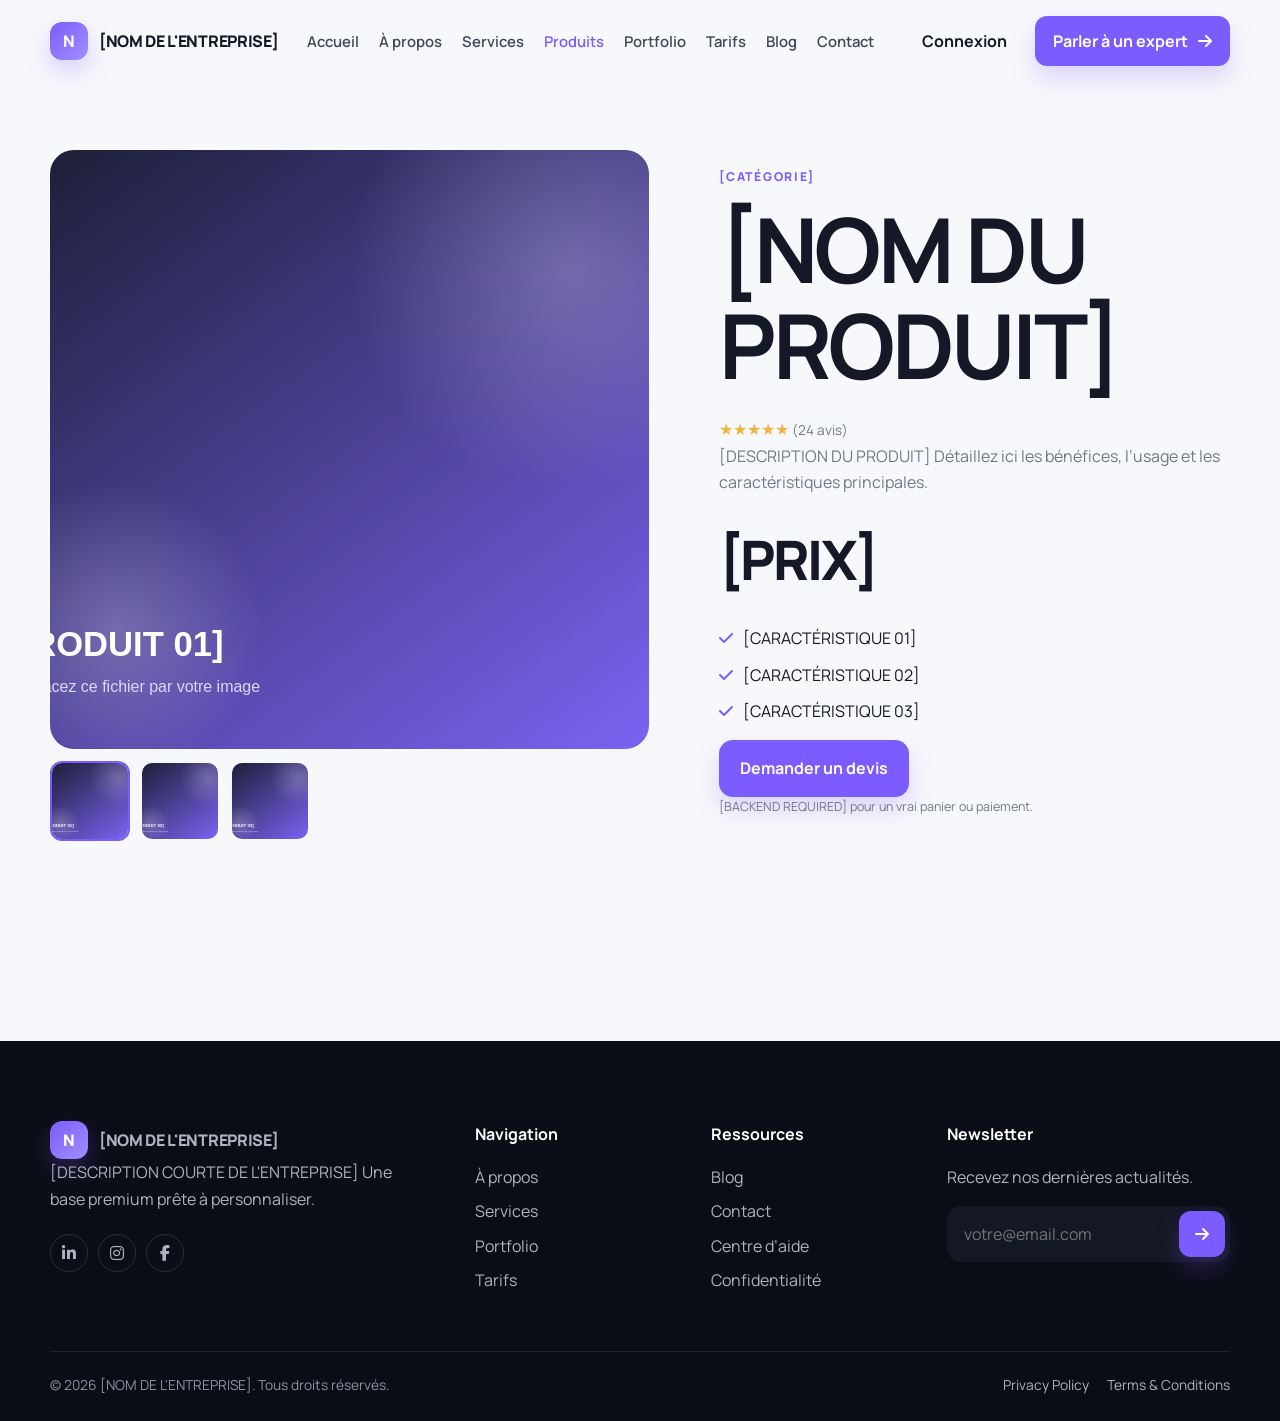
<file: product-detail.html>
<!doctype html><html lang="fr"><head><meta charset="utf-8"><meta name="viewport" content="width=device-width, initial-scale=1"><title>Détail produit | [NOM DE L'ENTREPRISE]</title><meta name="description" content="Détail produit — [NOM DE L&#x27;ENTREPRISE]"><meta property="og:title" content="Détail produit | [NOM DE L'ENTREPRISE]"><meta property="og:description" content="Détail produit — [NOM DE L&#x27;ENTREPRISE]"><meta property="og:type" content="website"><link rel="preconnect" href="https://fonts.googleapis.com"><link rel="preconnect" href="https://fonts.gstatic.com" crossorigin><link href="https://fonts.googleapis.com/css2?family=Manrope:wght@400;500;600;700;800&family=Playfair+Display:wght@600;700&display=swap" rel="stylesheet"><link rel="stylesheet" href="https://cdnjs.cloudflare.com/ajax/libs/font-awesome/6.6.0/css/all.min.css"><link rel="stylesheet" href="css/style.css"><link rel="stylesheet" href="css/components.css"><link rel="stylesheet" href="css/responsive.css"></head><body><header class="site-header" id="siteHeader">
  <div class="container-custom nav-wrap">
    <a class="brand" href="index.html" aria-label="Retour à l’accueil"><span class="brand-mark">N</span><span>[NOM DE L'ENTREPRISE]</span></a>
    <button class="nav-toggle" id="navToggle" aria-label="Ouvrir le menu" aria-controls="mainNav" aria-expanded="false"><span></span><span></span><span></span></button>
    <nav class="main-nav" id="mainNav" aria-label="Navigation principale"><ul><li><a class="nav-link " href="index.html">Accueil</a></li><li><a class="nav-link " href="about.html">À propos</a></li><li><a class="nav-link " href="services.html">Services</a></li><li><a class="nav-link active" href="products.html">Produits</a></li><li><a class="nav-link " href="portfolio.html">Portfolio</a></li><li><a class="nav-link " href="pricing.html">Tarifs</a></li><li><a class="nav-link " href="blog.html">Blog</a></li><li><a class="nav-link " href="contact.html">Contact</a></li></ul>
      <div class="nav-actions"><a class="btn btn-ghost" href="login.html">Connexion</a><a class="btn btn-primary" href="contact.html">Parler à un expert <i class="fa-solid fa-arrow-right"></i></a></div>
    </nav>
  </div>
</header><main><section class="section product-detail"><div class="container-custom feature-grid"><div class="product-gallery"><img src="images/products/product-1.svg" alt="[PRODUIT]" id="mainProductImage"><div class="thumb-row"><button class="thumb active" data-image="images/products/product-1.svg"><img src="images/products/product-1.svg" alt="Vue 1"></button><button class="thumb" data-image="images/products/product-2.svg"><img src="images/products/product-2.svg" alt="Vue 2"></button><button class="thumb" data-image="images/products/product-3.svg"><img src="images/products/product-3.svg" alt="Vue 3"></button></div></div><div><span class="eyebrow">[CATÉGORIE]</span><h1>[NOM DU PRODUIT]</h1><div class="rating">★★★★★ <span>(24 avis)</span></div><p>[DESCRIPTION DU PRODUIT] Détaillez ici les bénéfices, l’usage et les caractéristiques principales.</p><div class="price large">[PRIX]</div><ul class="check-list"><li><i class="fa-solid fa-check"></i> [CARACTÉRISTIQUE 01]</li><li><i class="fa-solid fa-check"></i> [CARACTÉRISTIQUE 02]</li><li><i class="fa-solid fa-check"></i> [CARACTÉRISTIQUE 03]</li></ul><button class="btn btn-primary btn-lg" data-modal-open="quoteModal">Demander un devis</button><p class="tiny">[BACKEND REQUIRED] pour un vrai panier ou paiement.</p></div></div></section><div class="modal" id="quoteModal" aria-hidden="true"><div class="modal-backdrop" data-modal-close></div><div class="modal-panel" role="dialog" aria-modal="true" aria-labelledby="quoteTitle"><button class="modal-close" data-modal-close aria-label="Fermer">×</button><h2 id="quoteTitle">Demander un devis</h2><form class="js-form" novalidate><label>Nom<input name="name" required placeholder="Votre nom"></label><label>Email<input name="email" type="email" required placeholder="vous@email.com"></label><label>Message<textarea name="message" required placeholder="Décrivez votre besoin"></textarea></label><button class="btn btn-primary full" type="submit">Envoyer</button><p class="form-message" aria-live="polite"></p></form></div></div></main><footer class="site-footer">
  <div class="container-custom footer-grid">
    <div><a class="brand brand-footer" href="index.html"><span class="brand-mark">N</span><span>[NOM DE L'ENTREPRISE]</span></a><p>[DESCRIPTION COURTE DE L'ENTREPRISE] Une base premium prête à personnaliser.</p><div class="socials"><a href="https://www.linkedin.com" target="_blank" rel="noopener" aria-label="LinkedIn"><i class="fa-brands fa-linkedin-in"></i></a><a href="https://www.instagram.com" target="_blank" rel="noopener" aria-label="Instagram"><i class="fa-brands fa-instagram"></i></a><a href="https://www.facebook.com" target="_blank" rel="noopener" aria-label="Facebook"><i class="fa-brands fa-facebook-f"></i></a></div></div>
    <div><h4>Navigation</h4><a href="about.html">À propos</a><a href="services.html">Services</a><a href="portfolio.html">Portfolio</a><a href="pricing.html">Tarifs</a></div>
    <div><h4>Ressources</h4><a href="blog.html">Blog</a><a href="contact.html">Contact</a><a href="404.html">Centre d’aide</a><a href="404.html">Confidentialité</a></div>
    <div><h4>Newsletter</h4><p>Recevez nos dernières actualités.</p><form class="newsletter-form js-form" novalidate><label class="sr-only" for="newsletterEmail">Email</label><div class="inline-field"><input id="newsletterEmail" name="email" type="email" placeholder="votre@email.com" required><button class="btn btn-primary btn-icon" type="submit" aria-label="S’inscrire"><i class="fa-solid fa-arrow-right"></i></button></div><p class="form-message" aria-live="polite"></p></form></div>
  </div>
  <div class="container-custom footer-bottom"><span>© <span id="year"></span> [NOM DE L'ENTREPRISE]. Tous droits réservés.</span><div><a href="404.html">Privacy Policy</a><a href="404.html">Terms & Conditions</a></div></div>
</footer><button class="back-to-top" id="backToTop" aria-label="Retour en haut"><i class="fa-solid fa-arrow-up"></i></button><script src="js/navbar.js"></script><script src="js/animations.js"></script><script src="js/slider.js"></script><script src="js/forms.js"></script><script src="js/main.js"></script></body></html>
</file>
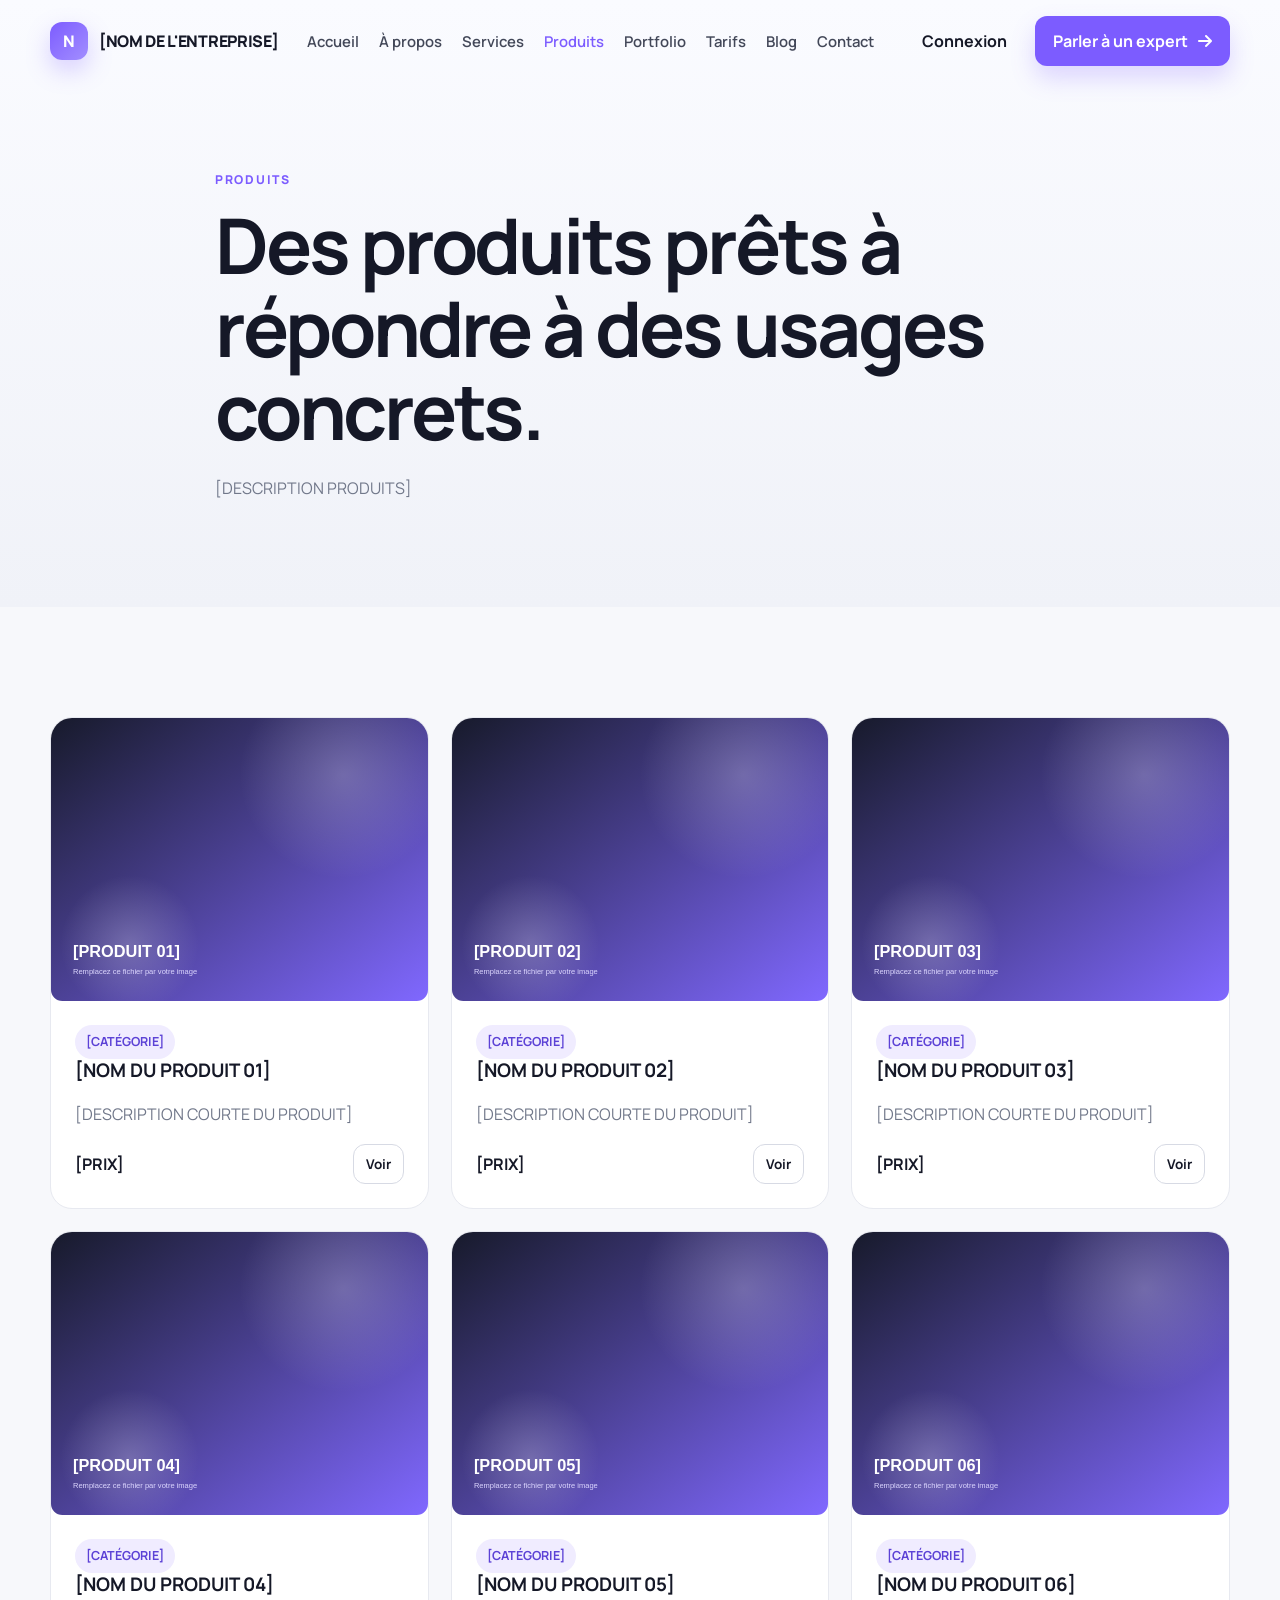
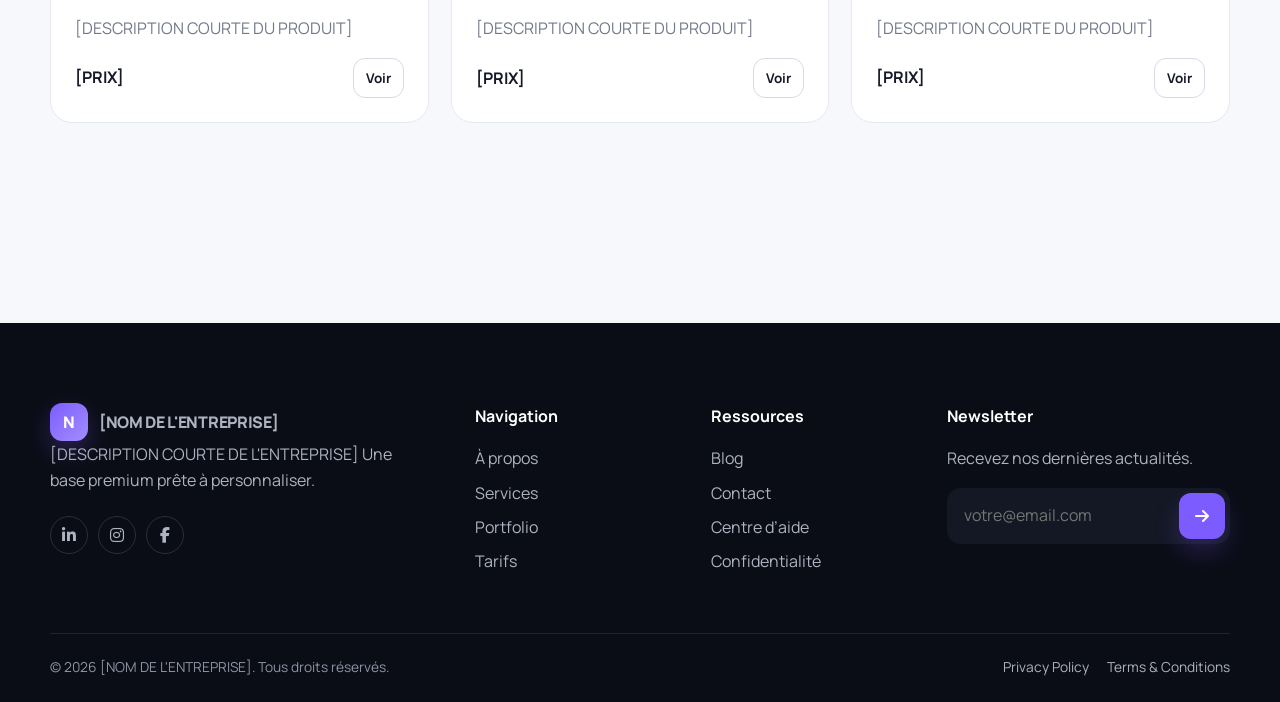
<file: products.html>
<!doctype html><html lang="fr"><head><meta charset="utf-8"><meta name="viewport" content="width=device-width, initial-scale=1"><title>Produits | [NOM DE L'ENTREPRISE]</title><meta name="description" content="Produits — [NOM DE L&#x27;ENTREPRISE]"><meta property="og:title" content="Produits | [NOM DE L'ENTREPRISE]"><meta property="og:description" content="Produits — [NOM DE L&#x27;ENTREPRISE]"><meta property="og:type" content="website"><link rel="preconnect" href="https://fonts.googleapis.com"><link rel="preconnect" href="https://fonts.gstatic.com" crossorigin><link href="https://fonts.googleapis.com/css2?family=Manrope:wght@400;500;600;700;800&family=Playfair+Display:wght@600;700&display=swap" rel="stylesheet"><link rel="stylesheet" href="https://cdnjs.cloudflare.com/ajax/libs/font-awesome/6.6.0/css/all.min.css"><link rel="stylesheet" href="css/style.css"><link rel="stylesheet" href="css/components.css"><link rel="stylesheet" href="css/responsive.css"></head><body><header class="site-header" id="siteHeader">
  <div class="container-custom nav-wrap">
    <a class="brand" href="index.html" aria-label="Retour à l’accueil"><span class="brand-mark">N</span><span>[NOM DE L'ENTREPRISE]</span></a>
    <button class="nav-toggle" id="navToggle" aria-label="Ouvrir le menu" aria-controls="mainNav" aria-expanded="false"><span></span><span></span><span></span></button>
    <nav class="main-nav" id="mainNav" aria-label="Navigation principale"><ul><li><a class="nav-link " href="index.html">Accueil</a></li><li><a class="nav-link " href="about.html">À propos</a></li><li><a class="nav-link " href="services.html">Services</a></li><li><a class="nav-link active" href="products.html">Produits</a></li><li><a class="nav-link " href="portfolio.html">Portfolio</a></li><li><a class="nav-link " href="pricing.html">Tarifs</a></li><li><a class="nav-link " href="blog.html">Blog</a></li><li><a class="nav-link " href="contact.html">Contact</a></li></ul>
      <div class="nav-actions"><a class="btn btn-ghost" href="login.html">Connexion</a><a class="btn btn-primary" href="contact.html">Parler à un expert <i class="fa-solid fa-arrow-right"></i></a></div>
    </nav>
  </div>
</header><main><section class="page-hero"><div class="container-custom narrow"><span class="eyebrow">Produits</span><h1>Des produits prêts à répondre à des usages concrets.</h1><p>[DESCRIPTION PRODUITS]</p></div></section><section class="section"><div class="container-custom"><div class="product-grid"><article class="product-card"><img src="images/products/product-1.svg" alt="[PRODUIT 01]"><div><span class="badge">[CATÉGORIE]</span><h3>[NOM DU PRODUIT 01]</h3><p>[DESCRIPTION COURTE DU PRODUIT]</p><div class="product-foot"><strong>[PRIX]</strong><a class="btn btn-outline btn-sm" href="product-detail.html">Voir</a></div></div></article><article class="product-card"><img src="images/products/product-2.svg" alt="[PRODUIT 02]"><div><span class="badge">[CATÉGORIE]</span><h3>[NOM DU PRODUIT 02]</h3><p>[DESCRIPTION COURTE DU PRODUIT]</p><div class="product-foot"><strong>[PRIX]</strong><a class="btn btn-outline btn-sm" href="product-detail.html">Voir</a></div></div></article><article class="product-card"><img src="images/products/product-3.svg" alt="[PRODUIT 03]"><div><span class="badge">[CATÉGORIE]</span><h3>[NOM DU PRODUIT 03]</h3><p>[DESCRIPTION COURTE DU PRODUIT]</p><div class="product-foot"><strong>[PRIX]</strong><a class="btn btn-outline btn-sm" href="product-detail.html">Voir</a></div></div></article><article class="product-card"><img src="images/products/product-4.svg" alt="[PRODUIT 04]"><div><span class="badge">[CATÉGORIE]</span><h3>[NOM DU PRODUIT 04]</h3><p>[DESCRIPTION COURTE DU PRODUIT]</p><div class="product-foot"><strong>[PRIX]</strong><a class="btn btn-outline btn-sm" href="product-detail.html">Voir</a></div></div></article><article class="product-card"><img src="images/products/product-5.svg" alt="[PRODUIT 05]"><div><span class="badge">[CATÉGORIE]</span><h3>[NOM DU PRODUIT 05]</h3><p>[DESCRIPTION COURTE DU PRODUIT]</p><div class="product-foot"><strong>[PRIX]</strong><a class="btn btn-outline btn-sm" href="product-detail.html">Voir</a></div></div></article><article class="product-card"><img src="images/products/product-6.svg" alt="[PRODUIT 06]"><div><span class="badge">[CATÉGORIE]</span><h3>[NOM DU PRODUIT 06]</h3><p>[DESCRIPTION COURTE DU PRODUIT]</p><div class="product-foot"><strong>[PRIX]</strong><a class="btn btn-outline btn-sm" href="product-detail.html">Voir</a></div></div></article></div></div></section></main><footer class="site-footer">
  <div class="container-custom footer-grid">
    <div><a class="brand brand-footer" href="index.html"><span class="brand-mark">N</span><span>[NOM DE L'ENTREPRISE]</span></a><p>[DESCRIPTION COURTE DE L'ENTREPRISE] Une base premium prête à personnaliser.</p><div class="socials"><a href="https://www.linkedin.com" target="_blank" rel="noopener" aria-label="LinkedIn"><i class="fa-brands fa-linkedin-in"></i></a><a href="https://www.instagram.com" target="_blank" rel="noopener" aria-label="Instagram"><i class="fa-brands fa-instagram"></i></a><a href="https://www.facebook.com" target="_blank" rel="noopener" aria-label="Facebook"><i class="fa-brands fa-facebook-f"></i></a></div></div>
    <div><h4>Navigation</h4><a href="about.html">À propos</a><a href="services.html">Services</a><a href="portfolio.html">Portfolio</a><a href="pricing.html">Tarifs</a></div>
    <div><h4>Ressources</h4><a href="blog.html">Blog</a><a href="contact.html">Contact</a><a href="404.html">Centre d’aide</a><a href="404.html">Confidentialité</a></div>
    <div><h4>Newsletter</h4><p>Recevez nos dernières actualités.</p><form class="newsletter-form js-form" novalidate><label class="sr-only" for="newsletterEmail">Email</label><div class="inline-field"><input id="newsletterEmail" name="email" type="email" placeholder="votre@email.com" required><button class="btn btn-primary btn-icon" type="submit" aria-label="S’inscrire"><i class="fa-solid fa-arrow-right"></i></button></div><p class="form-message" aria-live="polite"></p></form></div>
  </div>
  <div class="container-custom footer-bottom"><span>© <span id="year"></span> [NOM DE L'ENTREPRISE]. Tous droits réservés.</span><div><a href="404.html">Privacy Policy</a><a href="404.html">Terms & Conditions</a></div></div>
</footer><button class="back-to-top" id="backToTop" aria-label="Retour en haut"><i class="fa-solid fa-arrow-up"></i></button><script src="js/navbar.js"></script><script src="js/animations.js"></script><script src="js/slider.js"></script><script src="js/forms.js"></script><script src="js/main.js"></script></body></html>
</file>
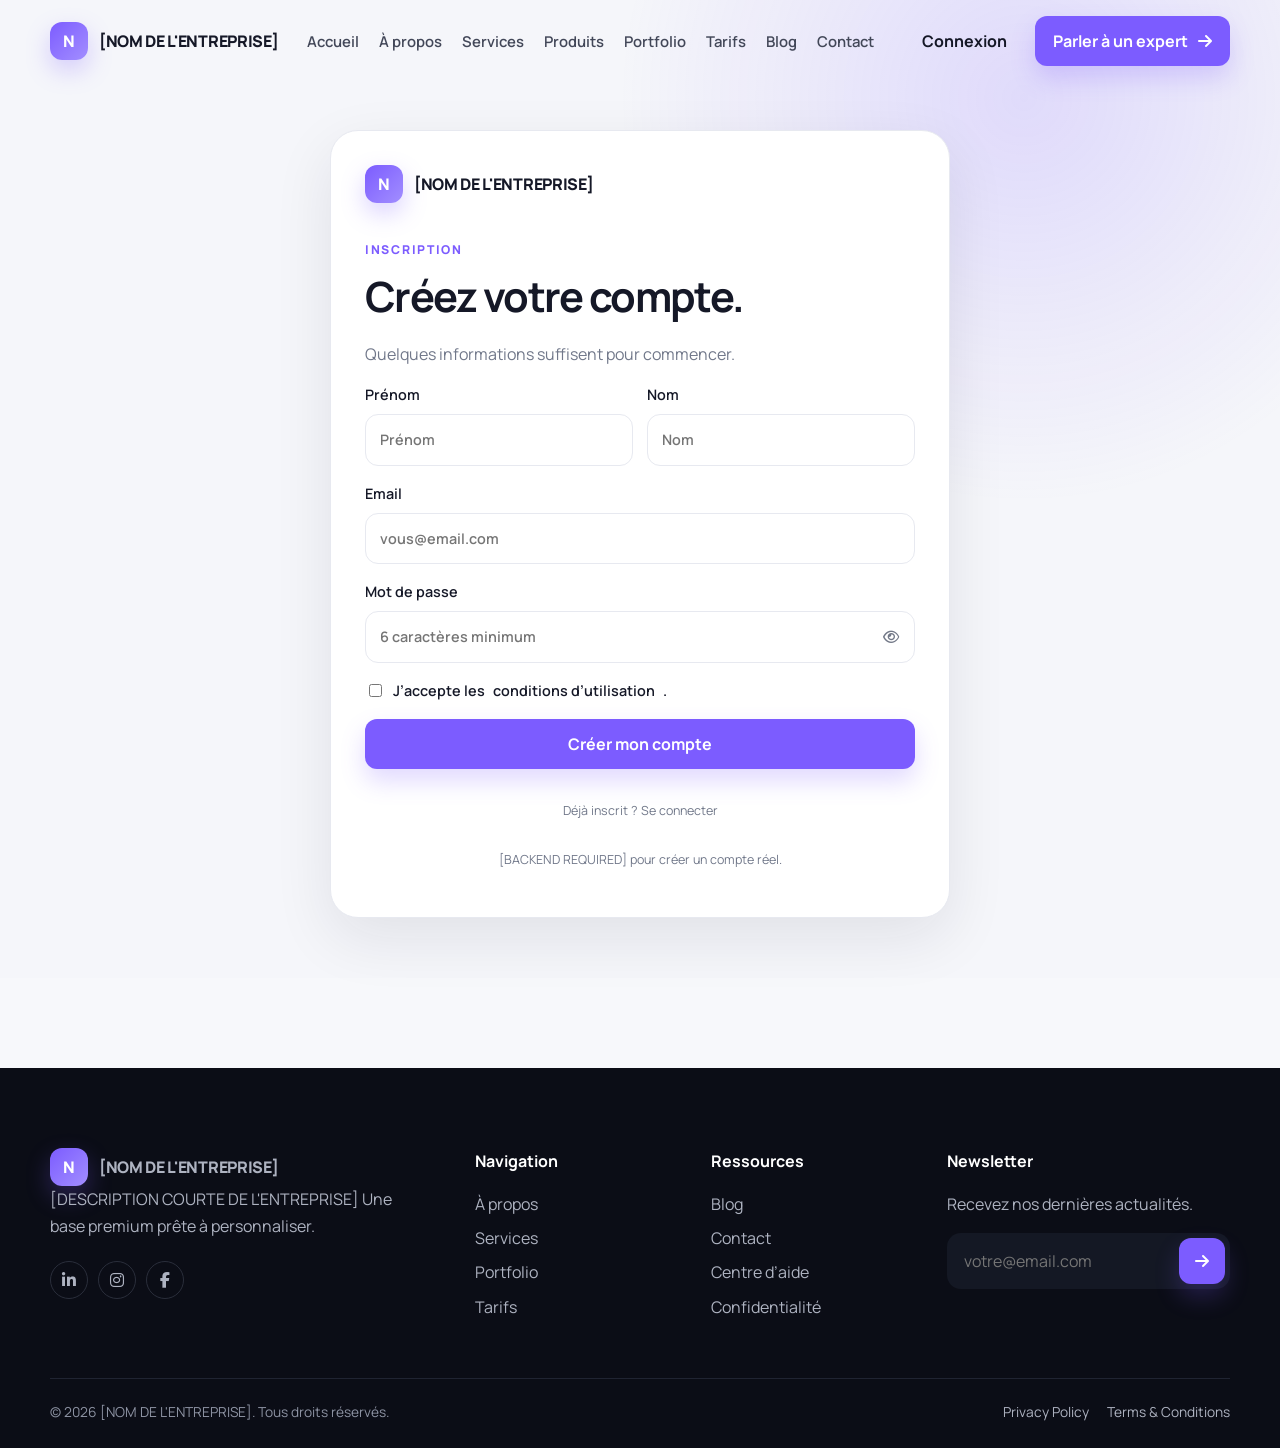
<file: register.html>
<!doctype html><html lang="fr"><head><meta charset="utf-8"><meta name="viewport" content="width=device-width, initial-scale=1"><title>Inscription | [NOM DE L'ENTREPRISE]</title><meta name="description" content="Inscription — [NOM DE L&#x27;ENTREPRISE]"><meta property="og:title" content="Inscription | [NOM DE L'ENTREPRISE]"><meta property="og:description" content="Inscription — [NOM DE L&#x27;ENTREPRISE]"><meta property="og:type" content="website"><link rel="preconnect" href="https://fonts.googleapis.com"><link rel="preconnect" href="https://fonts.gstatic.com" crossorigin><link href="https://fonts.googleapis.com/css2?family=Manrope:wght@400;500;600;700;800&family=Playfair+Display:wght@600;700&display=swap" rel="stylesheet"><link rel="stylesheet" href="https://cdnjs.cloudflare.com/ajax/libs/font-awesome/6.6.0/css/all.min.css"><link rel="stylesheet" href="css/style.css"><link rel="stylesheet" href="css/components.css"><link rel="stylesheet" href="css/responsive.css"></head><body><header class="site-header" id="siteHeader">
  <div class="container-custom nav-wrap">
    <a class="brand" href="index.html" aria-label="Retour à l’accueil"><span class="brand-mark">N</span><span>[NOM DE L'ENTREPRISE]</span></a>
    <button class="nav-toggle" id="navToggle" aria-label="Ouvrir le menu" aria-controls="mainNav" aria-expanded="false"><span></span><span></span><span></span></button>
    <nav class="main-nav" id="mainNav" aria-label="Navigation principale"><ul><li><a class="nav-link " href="index.html">Accueil</a></li><li><a class="nav-link " href="about.html">À propos</a></li><li><a class="nav-link " href="services.html">Services</a></li><li><a class="nav-link " href="products.html">Produits</a></li><li><a class="nav-link " href="portfolio.html">Portfolio</a></li><li><a class="nav-link " href="pricing.html">Tarifs</a></li><li><a class="nav-link " href="blog.html">Blog</a></li><li><a class="nav-link " href="contact.html">Contact</a></li></ul>
      <div class="nav-actions"><a class="btn btn-ghost" href="login.html">Connexion</a><a class="btn btn-primary" href="contact.html">Parler à un expert <i class="fa-solid fa-arrow-right"></i></a></div>
    </nav>
  </div>
</header><main><section class="auth-section"><div class="auth-card wide"><a class="brand" href="index.html"><span class="brand-mark">N</span><span>[NOM DE L'ENTREPRISE]</span></a><div><span class="eyebrow">Inscription</span><h1>Créez votre compte.</h1><p>Quelques informations suffisent pour commencer.</p></div><form class="js-form" novalidate><div class="field-row"><label>Prénom<input name="firstName" required placeholder="Prénom"></label><label>Nom<input name="lastName" required placeholder="Nom"></label></div><label>Email<input name="email" type="email" required placeholder="vous@email.com"></label><label>Mot de passe<div class="password-field"><input name="password" type="password" required minlength="6" placeholder="6 caractères minimum"><button type="button" class="password-toggle" aria-label="Afficher le mot de passe"><i class="fa-regular fa-eye"></i></button></div></label><label class="check"><input type="checkbox" required> J’accepte les <a href="404.html">conditions d’utilisation</a>.</label><button class="btn btn-primary full" type="submit">Créer mon compte</button><p class="form-message" aria-live="polite"></p><p class="center tiny">Déjà inscrit ? <a href="login.html">Se connecter</a></p><p class="tiny center">[BACKEND REQUIRED] pour créer un compte réel.</p></form></div></section></main><footer class="site-footer">
  <div class="container-custom footer-grid">
    <div><a class="brand brand-footer" href="index.html"><span class="brand-mark">N</span><span>[NOM DE L'ENTREPRISE]</span></a><p>[DESCRIPTION COURTE DE L'ENTREPRISE] Une base premium prête à personnaliser.</p><div class="socials"><a href="https://www.linkedin.com" target="_blank" rel="noopener" aria-label="LinkedIn"><i class="fa-brands fa-linkedin-in"></i></a><a href="https://www.instagram.com" target="_blank" rel="noopener" aria-label="Instagram"><i class="fa-brands fa-instagram"></i></a><a href="https://www.facebook.com" target="_blank" rel="noopener" aria-label="Facebook"><i class="fa-brands fa-facebook-f"></i></a></div></div>
    <div><h4>Navigation</h4><a href="about.html">À propos</a><a href="services.html">Services</a><a href="portfolio.html">Portfolio</a><a href="pricing.html">Tarifs</a></div>
    <div><h4>Ressources</h4><a href="blog.html">Blog</a><a href="contact.html">Contact</a><a href="404.html">Centre d’aide</a><a href="404.html">Confidentialité</a></div>
    <div><h4>Newsletter</h4><p>Recevez nos dernières actualités.</p><form class="newsletter-form js-form" novalidate><label class="sr-only" for="newsletterEmail">Email</label><div class="inline-field"><input id="newsletterEmail" name="email" type="email" placeholder="votre@email.com" required><button class="btn btn-primary btn-icon" type="submit" aria-label="S’inscrire"><i class="fa-solid fa-arrow-right"></i></button></div><p class="form-message" aria-live="polite"></p></form></div>
  </div>
  <div class="container-custom footer-bottom"><span>© <span id="year"></span> [NOM DE L'ENTREPRISE]. Tous droits réservés.</span><div><a href="404.html">Privacy Policy</a><a href="404.html">Terms & Conditions</a></div></div>
</footer><button class="back-to-top" id="backToTop" aria-label="Retour en haut"><i class="fa-solid fa-arrow-up"></i></button><script src="js/navbar.js"></script><script src="js/animations.js"></script><script src="js/slider.js"></script><script src="js/forms.js"></script><script src="js/main.js"></script></body></html>
</file>
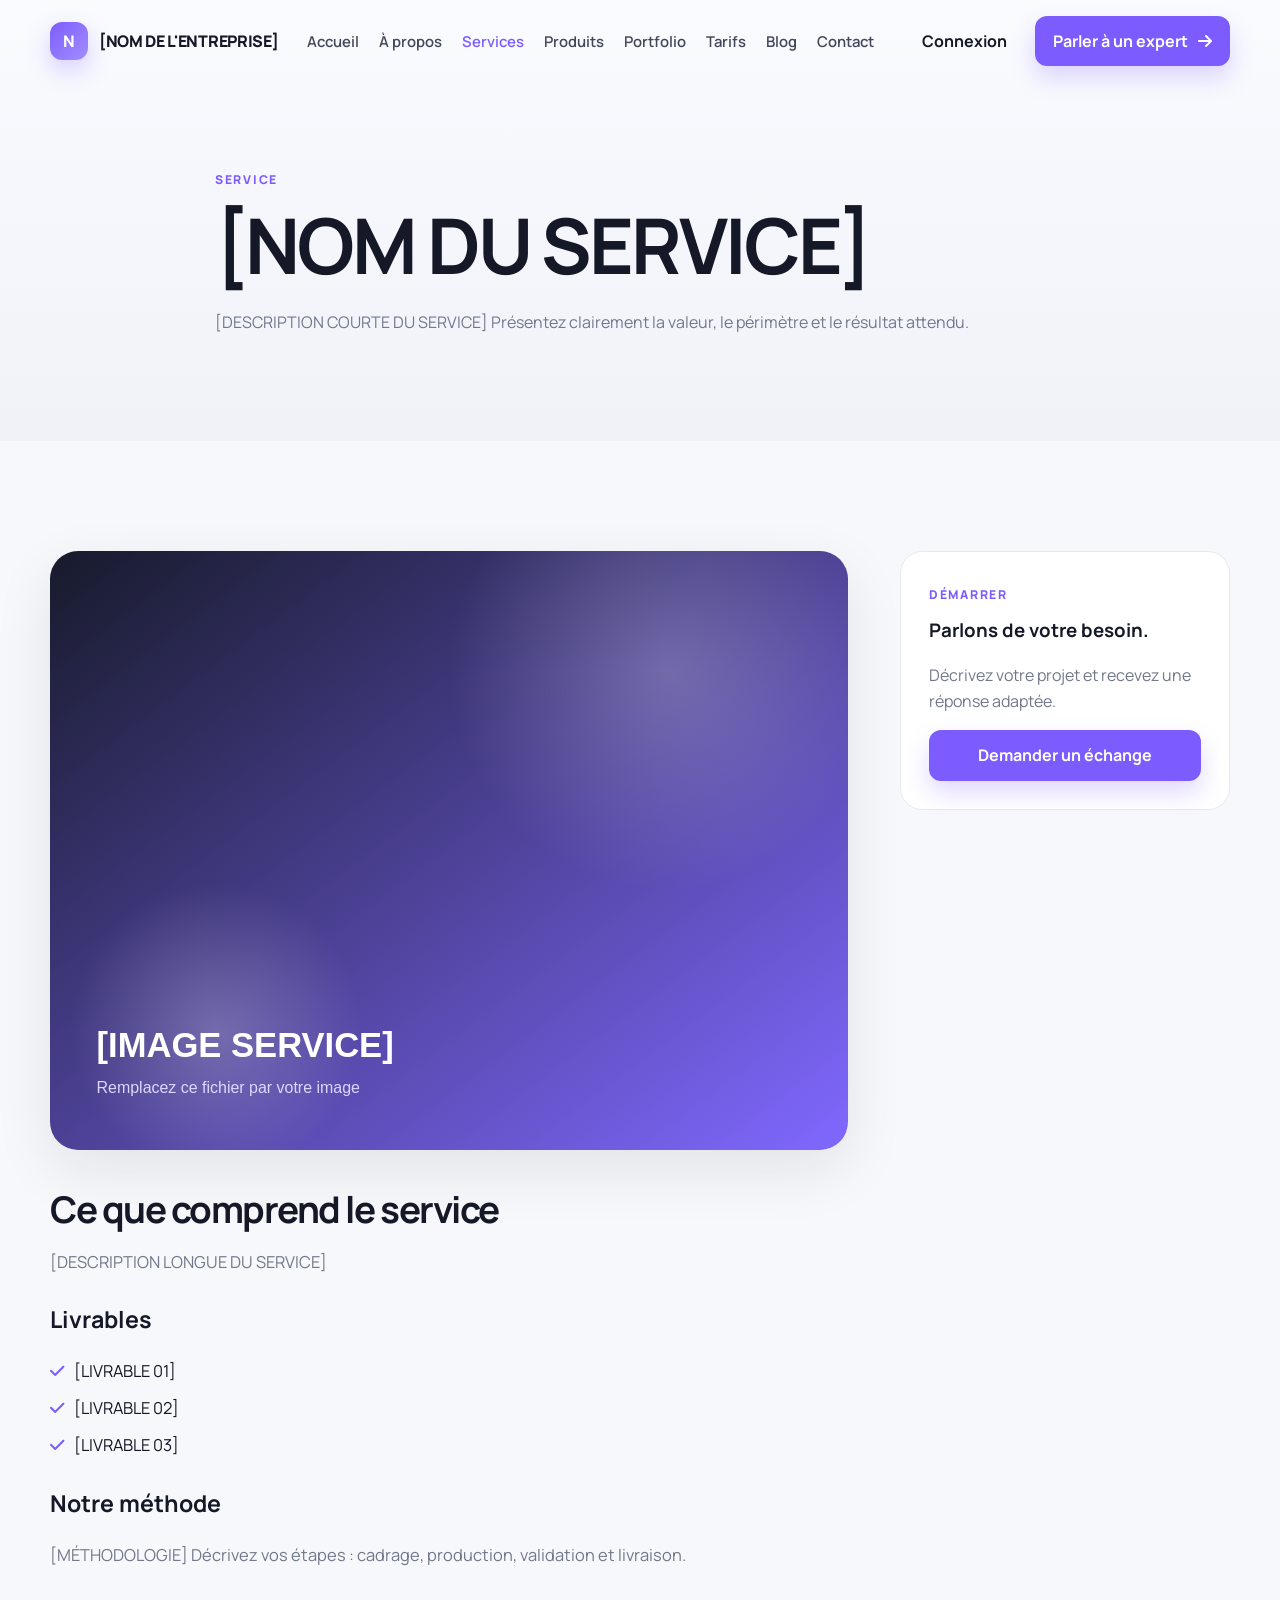
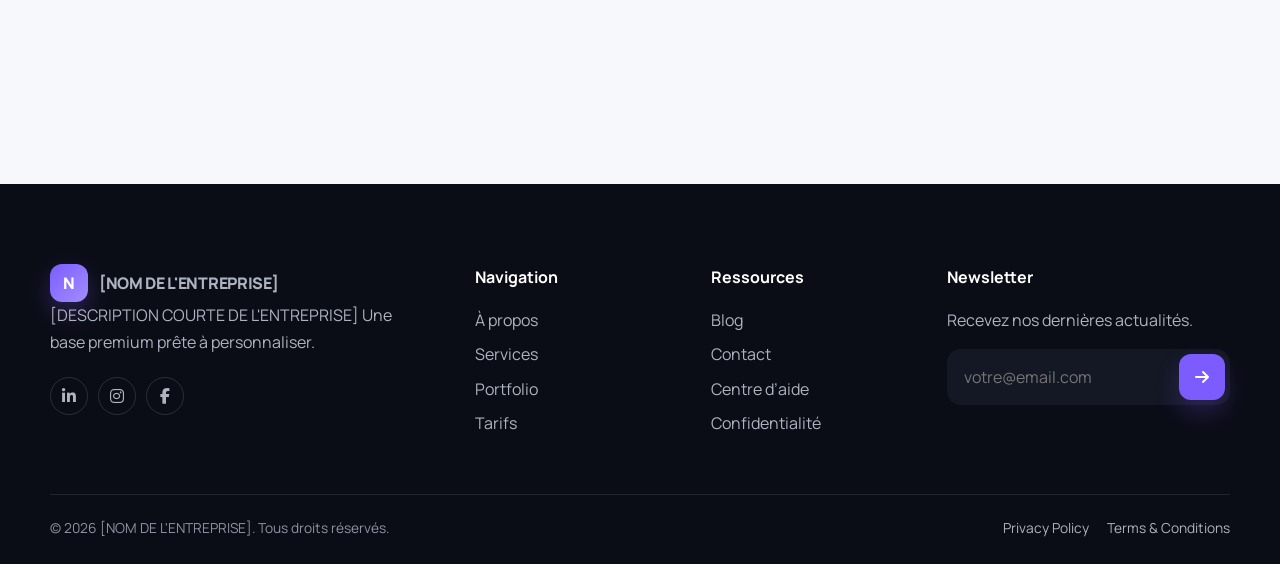
<file: service-detail.html>
<!doctype html><html lang="fr"><head><meta charset="utf-8"><meta name="viewport" content="width=device-width, initial-scale=1"><title>Détail service | [NOM DE L'ENTREPRISE]</title><meta name="description" content="Détail service — [NOM DE L&#x27;ENTREPRISE]"><meta property="og:title" content="Détail service | [NOM DE L'ENTREPRISE]"><meta property="og:description" content="Détail service — [NOM DE L&#x27;ENTREPRISE]"><meta property="og:type" content="website"><link rel="preconnect" href="https://fonts.googleapis.com"><link rel="preconnect" href="https://fonts.gstatic.com" crossorigin><link href="https://fonts.googleapis.com/css2?family=Manrope:wght@400;500;600;700;800&family=Playfair+Display:wght@600;700&display=swap" rel="stylesheet"><link rel="stylesheet" href="https://cdnjs.cloudflare.com/ajax/libs/font-awesome/6.6.0/css/all.min.css"><link rel="stylesheet" href="css/style.css"><link rel="stylesheet" href="css/components.css"><link rel="stylesheet" href="css/responsive.css"></head><body><header class="site-header" id="siteHeader">
  <div class="container-custom nav-wrap">
    <a class="brand" href="index.html" aria-label="Retour à l’accueil"><span class="brand-mark">N</span><span>[NOM DE L'ENTREPRISE]</span></a>
    <button class="nav-toggle" id="navToggle" aria-label="Ouvrir le menu" aria-controls="mainNav" aria-expanded="false"><span></span><span></span><span></span></button>
    <nav class="main-nav" id="mainNav" aria-label="Navigation principale"><ul><li><a class="nav-link " href="index.html">Accueil</a></li><li><a class="nav-link " href="about.html">À propos</a></li><li><a class="nav-link active" href="services.html">Services</a></li><li><a class="nav-link " href="products.html">Produits</a></li><li><a class="nav-link " href="portfolio.html">Portfolio</a></li><li><a class="nav-link " href="pricing.html">Tarifs</a></li><li><a class="nav-link " href="blog.html">Blog</a></li><li><a class="nav-link " href="contact.html">Contact</a></li></ul>
      <div class="nav-actions"><a class="btn btn-ghost" href="login.html">Connexion</a><a class="btn btn-primary" href="contact.html">Parler à un expert <i class="fa-solid fa-arrow-right"></i></a></div>
    </nav>
  </div>
</header><main><section class="page-hero"><div class="container-custom narrow"><span class="eyebrow">Service</span><h1>[NOM DU SERVICE]</h1><p>[DESCRIPTION COURTE DU SERVICE] Présentez clairement la valeur, le périmètre et le résultat attendu.</p></div></section><section class="section"><div class="container-custom detail-layout"><article class="prose"><img class="rounded-media" src="images/services/service-detail.svg" alt="[IMAGE SERVICE]"><h2>Ce que comprend le service</h2><p>[DESCRIPTION LONGUE DU SERVICE]</p><h3>Livrables</h3><ul class="check-list"><li><i class="fa-solid fa-check"></i> [LIVRABLE 01]</li><li><i class="fa-solid fa-check"></i> [LIVRABLE 02]</li><li><i class="fa-solid fa-check"></i> [LIVRABLE 03]</li></ul><h3>Notre méthode</h3><p>[MÉTHODOLOGIE] Décrivez vos étapes : cadrage, production, validation et livraison.</p></article><aside class="sticky-card"><span class="eyebrow">Démarrer</span><h3>Parlons de votre besoin.</h3><p>Décrivez votre projet et recevez une réponse adaptée.</p><a class="btn btn-primary full" href="contact.html">Demander un échange</a></aside></div></section></main><footer class="site-footer">
  <div class="container-custom footer-grid">
    <div><a class="brand brand-footer" href="index.html"><span class="brand-mark">N</span><span>[NOM DE L'ENTREPRISE]</span></a><p>[DESCRIPTION COURTE DE L'ENTREPRISE] Une base premium prête à personnaliser.</p><div class="socials"><a href="https://www.linkedin.com" target="_blank" rel="noopener" aria-label="LinkedIn"><i class="fa-brands fa-linkedin-in"></i></a><a href="https://www.instagram.com" target="_blank" rel="noopener" aria-label="Instagram"><i class="fa-brands fa-instagram"></i></a><a href="https://www.facebook.com" target="_blank" rel="noopener" aria-label="Facebook"><i class="fa-brands fa-facebook-f"></i></a></div></div>
    <div><h4>Navigation</h4><a href="about.html">À propos</a><a href="services.html">Services</a><a href="portfolio.html">Portfolio</a><a href="pricing.html">Tarifs</a></div>
    <div><h4>Ressources</h4><a href="blog.html">Blog</a><a href="contact.html">Contact</a><a href="404.html">Centre d’aide</a><a href="404.html">Confidentialité</a></div>
    <div><h4>Newsletter</h4><p>Recevez nos dernières actualités.</p><form class="newsletter-form js-form" novalidate><label class="sr-only" for="newsletterEmail">Email</label><div class="inline-field"><input id="newsletterEmail" name="email" type="email" placeholder="votre@email.com" required><button class="btn btn-primary btn-icon" type="submit" aria-label="S’inscrire"><i class="fa-solid fa-arrow-right"></i></button></div><p class="form-message" aria-live="polite"></p></form></div>
  </div>
  <div class="container-custom footer-bottom"><span>© <span id="year"></span> [NOM DE L'ENTREPRISE]. Tous droits réservés.</span><div><a href="404.html">Privacy Policy</a><a href="404.html">Terms & Conditions</a></div></div>
</footer><button class="back-to-top" id="backToTop" aria-label="Retour en haut"><i class="fa-solid fa-arrow-up"></i></button><script src="js/navbar.js"></script><script src="js/animations.js"></script><script src="js/slider.js"></script><script src="js/forms.js"></script><script src="js/main.js"></script></body></html>
</file>
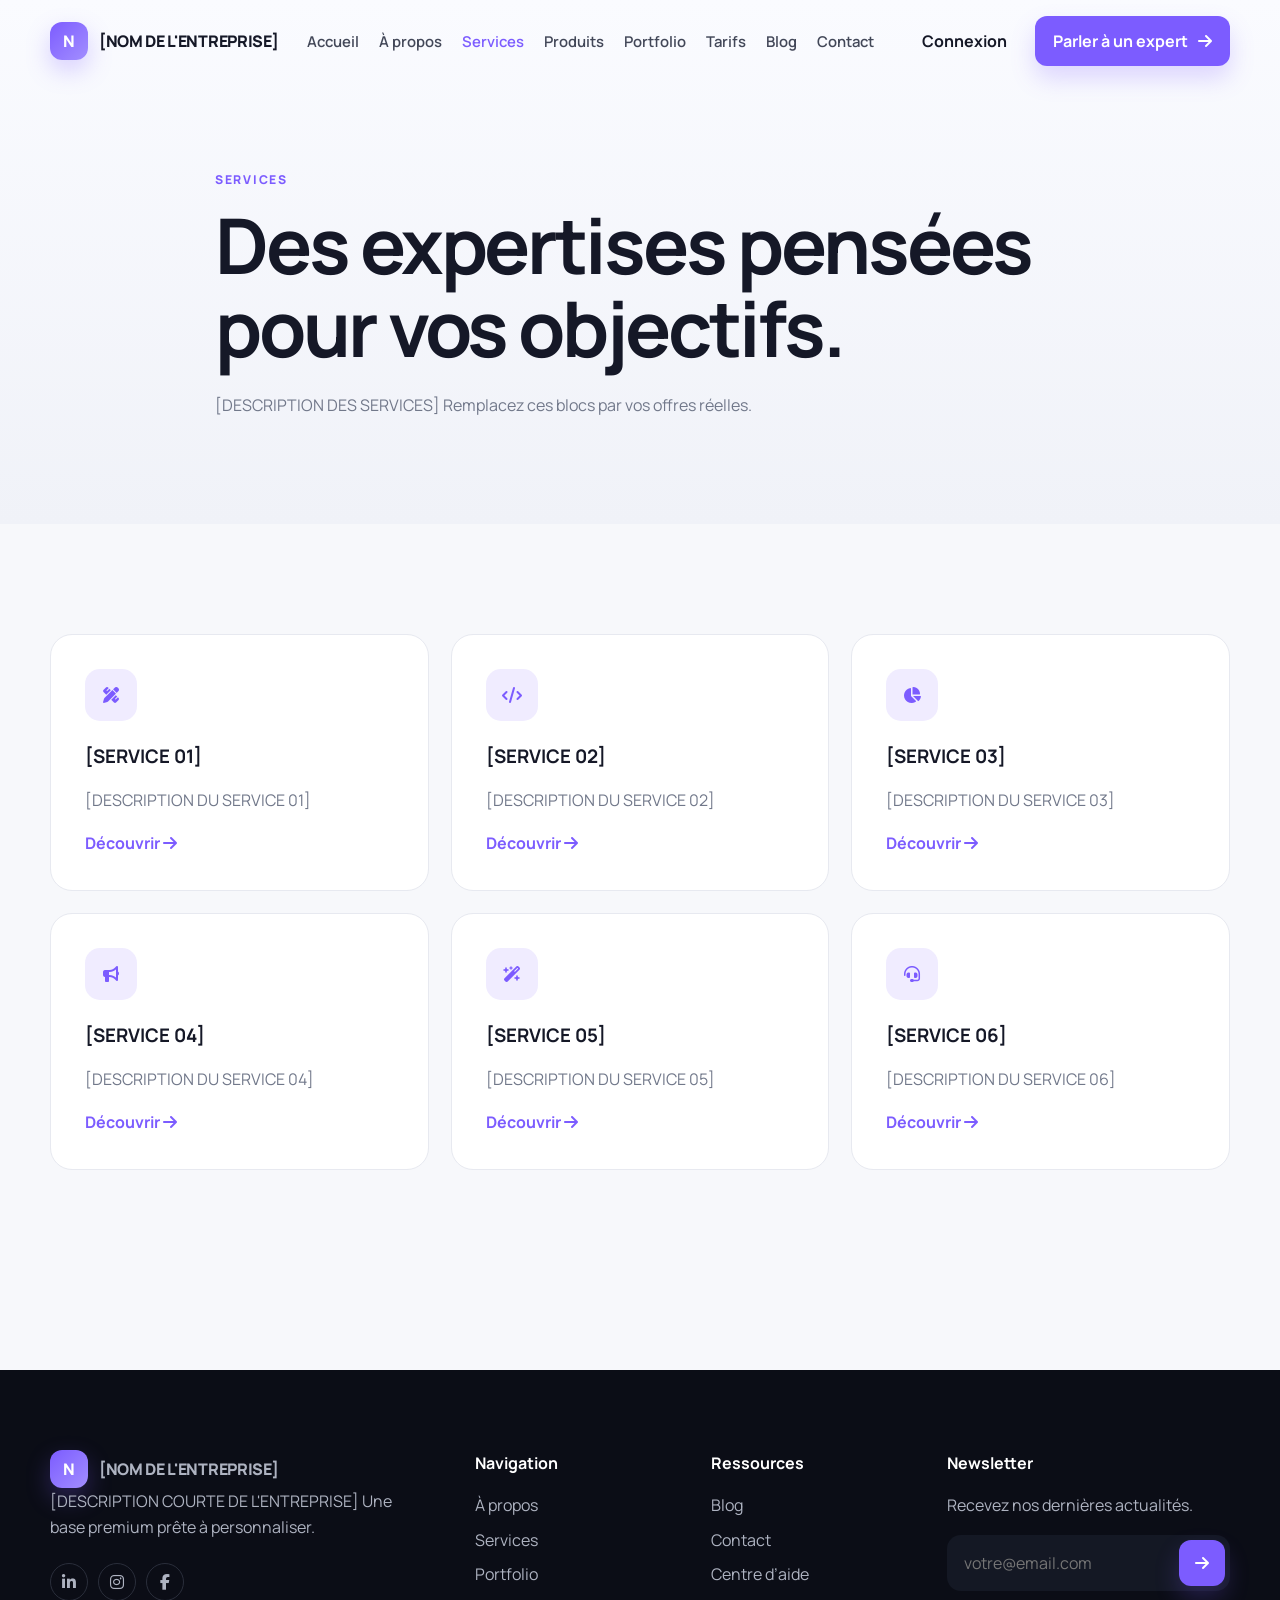
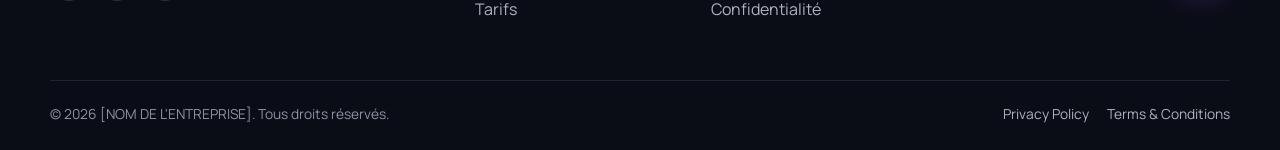
<file: services.html>
<!doctype html><html lang="fr"><head><meta charset="utf-8"><meta name="viewport" content="width=device-width, initial-scale=1"><title>Services | [NOM DE L'ENTREPRISE]</title><meta name="description" content="Services — [NOM DE L&#x27;ENTREPRISE]"><meta property="og:title" content="Services | [NOM DE L'ENTREPRISE]"><meta property="og:description" content="Services — [NOM DE L&#x27;ENTREPRISE]"><meta property="og:type" content="website"><link rel="preconnect" href="https://fonts.googleapis.com"><link rel="preconnect" href="https://fonts.gstatic.com" crossorigin><link href="https://fonts.googleapis.com/css2?family=Manrope:wght@400;500;600;700;800&family=Playfair+Display:wght@600;700&display=swap" rel="stylesheet"><link rel="stylesheet" href="https://cdnjs.cloudflare.com/ajax/libs/font-awesome/6.6.0/css/all.min.css"><link rel="stylesheet" href="css/style.css"><link rel="stylesheet" href="css/components.css"><link rel="stylesheet" href="css/responsive.css"></head><body><header class="site-header" id="siteHeader">
  <div class="container-custom nav-wrap">
    <a class="brand" href="index.html" aria-label="Retour à l’accueil"><span class="brand-mark">N</span><span>[NOM DE L'ENTREPRISE]</span></a>
    <button class="nav-toggle" id="navToggle" aria-label="Ouvrir le menu" aria-controls="mainNav" aria-expanded="false"><span></span><span></span><span></span></button>
    <nav class="main-nav" id="mainNav" aria-label="Navigation principale"><ul><li><a class="nav-link " href="index.html">Accueil</a></li><li><a class="nav-link " href="about.html">À propos</a></li><li><a class="nav-link active" href="services.html">Services</a></li><li><a class="nav-link " href="products.html">Produits</a></li><li><a class="nav-link " href="portfolio.html">Portfolio</a></li><li><a class="nav-link " href="pricing.html">Tarifs</a></li><li><a class="nav-link " href="blog.html">Blog</a></li><li><a class="nav-link " href="contact.html">Contact</a></li></ul>
      <div class="nav-actions"><a class="btn btn-ghost" href="login.html">Connexion</a><a class="btn btn-primary" href="contact.html">Parler à un expert <i class="fa-solid fa-arrow-right"></i></a></div>
    </nav>
  </div>
</header><main><section class="page-hero"><div class="container-custom narrow"><span class="eyebrow">Services</span><h1>Des expertises pensées pour vos objectifs.</h1><p>[DESCRIPTION DES SERVICES] Remplacez ces blocs par vos offres réelles.</p></div></section><section class="section"><div class="container-custom"><div class="cards-3"><article class="service-card light-card"><span class="icon-box"><i class="fa-solid fa-pen-ruler"></i></span><h3>[SERVICE 01]</h3><p>[DESCRIPTION DU SERVICE 01]</p><a href="service-detail.html">Découvrir <i class="fa-solid fa-arrow-right"></i></a></article><article class="service-card light-card"><span class="icon-box"><i class="fa-solid fa-code"></i></span><h3>[SERVICE 02]</h3><p>[DESCRIPTION DU SERVICE 02]</p><a href="service-detail.html">Découvrir <i class="fa-solid fa-arrow-right"></i></a></article><article class="service-card light-card"><span class="icon-box"><i class="fa-solid fa-chart-pie"></i></span><h3>[SERVICE 03]</h3><p>[DESCRIPTION DU SERVICE 03]</p><a href="service-detail.html">Découvrir <i class="fa-solid fa-arrow-right"></i></a></article><article class="service-card light-card"><span class="icon-box"><i class="fa-solid fa-bullhorn"></i></span><h3>[SERVICE 04]</h3><p>[DESCRIPTION DU SERVICE 04]</p><a href="service-detail.html">Découvrir <i class="fa-solid fa-arrow-right"></i></a></article><article class="service-card light-card"><span class="icon-box"><i class="fa-solid fa-wand-magic-sparkles"></i></span><h3>[SERVICE 05]</h3><p>[DESCRIPTION DU SERVICE 05]</p><a href="service-detail.html">Découvrir <i class="fa-solid fa-arrow-right"></i></a></article><article class="service-card light-card"><span class="icon-box"><i class="fa-solid fa-headset"></i></span><h3>[SERVICE 06]</h3><p>[DESCRIPTION DU SERVICE 06]</p><a href="service-detail.html">Découvrir <i class="fa-solid fa-arrow-right"></i></a></article></div></div></section></main><footer class="site-footer">
  <div class="container-custom footer-grid">
    <div><a class="brand brand-footer" href="index.html"><span class="brand-mark">N</span><span>[NOM DE L'ENTREPRISE]</span></a><p>[DESCRIPTION COURTE DE L'ENTREPRISE] Une base premium prête à personnaliser.</p><div class="socials"><a href="https://www.linkedin.com" target="_blank" rel="noopener" aria-label="LinkedIn"><i class="fa-brands fa-linkedin-in"></i></a><a href="https://www.instagram.com" target="_blank" rel="noopener" aria-label="Instagram"><i class="fa-brands fa-instagram"></i></a><a href="https://www.facebook.com" target="_blank" rel="noopener" aria-label="Facebook"><i class="fa-brands fa-facebook-f"></i></a></div></div>
    <div><h4>Navigation</h4><a href="about.html">À propos</a><a href="services.html">Services</a><a href="portfolio.html">Portfolio</a><a href="pricing.html">Tarifs</a></div>
    <div><h4>Ressources</h4><a href="blog.html">Blog</a><a href="contact.html">Contact</a><a href="404.html">Centre d’aide</a><a href="404.html">Confidentialité</a></div>
    <div><h4>Newsletter</h4><p>Recevez nos dernières actualités.</p><form class="newsletter-form js-form" novalidate><label class="sr-only" for="newsletterEmail">Email</label><div class="inline-field"><input id="newsletterEmail" name="email" type="email" placeholder="votre@email.com" required><button class="btn btn-primary btn-icon" type="submit" aria-label="S’inscrire"><i class="fa-solid fa-arrow-right"></i></button></div><p class="form-message" aria-live="polite"></p></form></div>
  </div>
  <div class="container-custom footer-bottom"><span>© <span id="year"></span> [NOM DE L'ENTREPRISE]. Tous droits réservés.</span><div><a href="404.html">Privacy Policy</a><a href="404.html">Terms & Conditions</a></div></div>
</footer><button class="back-to-top" id="backToTop" aria-label="Retour en haut"><i class="fa-solid fa-arrow-up"></i></button><script src="js/navbar.js"></script><script src="js/animations.js"></script><script src="js/slider.js"></script><script src="js/forms.js"></script><script src="js/main.js"></script></body></html>
</file>
<file: css/style.css>
:root{--primary:#7c5cff;--primary-2:#5c42d6;--secondary:#0e1222;--accent:#c9b6ff;--bg:#f7f8fb;--surface:#fff;--text:#151827;--muted:#71788a;--line:#e7e9f0;--radius:22px;--radius-sm:14px;--shadow:0 20px 60px rgba(18,24,40,.09);--container:1180px;--transition:.25s ease}*{box-sizing:border-box}html{scroll-behavior:smooth}body{margin:0;font-family:Manrope,Arial,sans-serif;background:var(--bg);color:var(--text);line-height:1.65;overflow-x:hidden}img{display:block;max-width:100%}a{color:inherit;text-decoration:none}button,input,select,textarea{font:inherit}button{cursor:pointer}ul{padding-left:1.2rem}.container-custom{width:min(calc(100% - 40px),var(--container));margin-inline:auto}.narrow{max-width:850px}.section{padding:110px 0}.soft{background:#f0f2f7}.section-dark{background:#0d1020;color:#fff}

.center{text-align:center}

.muted{color:var(--muted)}

.sr-only{position:absolute!important;width:1px!important;height:1px!important;padding:0!important;margin:-1px!important;overflow:hidden!important;clip:rect(0,0,0,0)!important;white-space:nowrap!important;border:0!important}

.eyebrow{display:inline-flex;align-items:center;gap:8px;text-transform:uppercase;letter-spacing:.14em;font-size:.76rem;font-weight:800;color:var(--primary);margin-bottom:14px}

.eyebrow.light{color:#cfc5ff}

.badge{display:inline-flex;padding:7px 11px;border-radius:999px;background:#f0ecff;color:var(--primary-2);font-size:.78rem;font-weight:700}h1,h2,h3,h4,p{margin-top:0}h1,h2{letter-spacing:-.04em;line-height:1.08}

h1{font-size:clamp(3rem,7vw,6.3rem);margin-bottom:22px}
h2{font-size:clamp(2.2rem,4.5vw,4.3rem);margin-bottom:18px}
h3{line-height:1.25}
p{color:var(--muted)}

.section-dark p{color:#b9bdc9}

.text-gradient{background:linear-gradient(110deg,#8067ff,#d1c4ff);-webkit-background-clip:text;background-clip:text;color:transparent}

.site-header{position:fixed;top:0;left:0;right:0;z-index:50;border-bottom:1px solid transparent;transition:var(--transition)}
.site-header.scrolled{background:rgba(255,255,255,.86);backdrop-filter:blur(16px);border-color:rgba(20,25,40,.08);box-shadow:0 10px 35px rgba(20,25,40,.06)}

.nav-wrap{height:82px;display:flex;align-items:center;justify-content:space-between}

.brand{display:flex;align-items:center;gap:11px;font-weight:800;letter-spacing:-.02em}
.brand-mark{width:38px;height:38px;display:grid;place-items:center;border-radius:12px;color:#fff;background:linear-gradient(135deg,var(--primary),#a28eff);box-shadow:0 10px 25px rgba(124,92,255,.28)}

.main-nav{display:flex;align-items:center;gap:30px}.main-nav ul{list-style:none;display:flex;align-items:center;gap:20px;margin:0;padding:0}.nav-link{font-size:.93rem;color:#424758;font-weight:600}
.nav-link:hover,.nav-link.active{color:var(--primary)}
.nav-actions{display:flex;gap:10px}
.nav-toggle{display:none;border:0;background:none;padding:8px}
.nav-toggle span{display:block;width:26px;height:2px;background:#151827;margin:5px 0;transition:var(--transition)}

.hero{padding-top:155px;min-height:92vh;display:flex;align-items:center;position:relative}
.hero-glow{position:absolute;width:640px;height:640px;border-radius:50%;background:radial-gradient(circle,rgba(124,92,255,.2),transparent 65%);right:-140px;top:60px;pointer-events:none}
.hero-grid,.feature-grid,.split,.contact-grid{display:grid;grid-template-columns:1.08fr .92fr;gap:70px;align-items:center}
.hero-copy p{font-size:1.12rem;max-width:690px}
.hero-actions{display:flex;gap:12px;flex-wrap:wrap;margin:34px 0}

.trust-row{display:flex;gap:22px;flex-wrap:wrap;color:#596071;font-size:.88rem}
.trust-row i{color:var(--primary);margin-right:6px}
.hero-visual{position:relative}.hero-visual>img{border-radius:32px;box-shadow:var(--shadow)}

.floating-card{position:absolute;background:rgba(255,255,255,.95);border:1px solid rgba(20,25,40,.07);box-shadow:var(--shadow);border-radius:18px;padding:14px 17px;display:flex;flex-direction:column;backdrop-filter:blur(12px)}
.floating-card strong{font-size:1.35rem}
.floating-card span{font-size:.74rem;color:var(--muted)}
.floating-card i{color:#f4b93d}
.fc-one{left:-32px;bottom:45px}.fc-two{right:-25px;top:45px}
.logo-strip{padding:28px 0 50px}
.logo-row{display:grid;grid-template-columns:repeat(6,1fr);gap:22px;align-items:center;margin-top:22px}
.logo-row span{text-align:center;font-weight:800;letter-spacing:.18em;color:#a0a6b3}
.metric-grid{display:grid;grid-template-columns:repeat(2,1fr);gap:18px}
.metric-card{background:#fff;border:1px solid var(--line);padding:30px;border-radius:var(--radius)}
.metric-card strong{display:block;font-size:2.8rem;line-height:1;color:var(--primary);margin-bottom:10px}
.metric-card span{color:var(--muted);font-size:.9rem}
.section-head{display:flex;justify-content:space-between;gap:30px;align-items:end;margin-bottom:42px}
.section-head h2{max-width:740px;margin-bottom:0}
.cards-3{display:grid;grid-template-columns:repeat(3,1fr);gap:22px}
.service-card,.value-card{border-radius:var(--radius);padding:34px}
.section-dark .service-card{background:#15192d;border:1px solid rgba(255,255,255,.08)}
.light-card{background:#fff;border:1px solid var(--line)}
.service-card a,.text-link{font-weight:700;color:var(--primary)}
.icon-box{width:52px;height:52px;display:grid;place-items:center;border-radius:15px;background:#f0ecff;color:var(--primary);margin-bottom:24px}
.media-panel img,.rounded-media{border-radius:28px;box-shadow:var(--shadow)}.feature-list{display:grid;gap:26px;margin-top:32px}
.feature-list>div{display:grid;grid-template-columns:56px 1fr;gap:18px}.feature-list>div>span{font-weight:800;color:var(--primary);font-size:1.05rem}
.feature-list h3{margin-bottom:6px}.portfolio-grid{display:grid;grid-template-columns:repeat(3,1fr);gap:22px}.portfolio-card{position:relative;border-radius:24px;overflow:hidden;min-height:400px;background:#ddd}
.portfolio-card img{width:100%;height:100%;object-fit:cover;transition:.5s ease}.portfolio-card:hover img{transform:scale(1.04)}.portfolio-card>div{position:absolute;left:20px;right:20px;bottom:20px;background:rgba(11,14,26,.78);backdrop-filter:blur(12px);padding:18px;border-radius:16px;color:#fff}
.portfolio-card>div span{font-size:.75rem;text-transform:uppercase;letter-spacing:.12em;color:#d6d9e2}.portfolio-card h3{margin:3px 0 0}.testimonial-slider{position:relative;min-height:280px}
.testimonial-card{position:absolute;inset:0;opacity:0;transform:translateX(30px);pointer-events:none;background:#fff;border:1px solid var(--line);border-radius:var(--radius);padding:42px;transition:.4s ease}
.testimonial-card.active{opacity:1;transform:none;pointer-events:auto}.testimonial-card p{font-size:1.28rem;color:#2d3241;max-width:820px}
.testimonial-card span{display:block;color:var(--muted);font-size:.88rem}.stars{color:#f0b437;margin-bottom:15px}

.slider-controls{display:flex;gap:8px}.slider-btn{width:44px;height:44px;border:1px solid var(--line);background:#fff;border-radius:50%}
.team-card{background:#fff;border:1px solid var(--line);border-radius:var(--radius);overflow:hidden}.team-card img{width:100%;aspect-ratio:4/3;object-fit:cover}
.team-card h3,.team-card span{margin-left:24px;margin-right:24px}.team-card h3{margin-top:20px;margin-bottom:4px}
.team-card span{display:block;color:var(--muted);padding-bottom:24px}.pricing-preview{display:grid;grid-template-columns:repeat(3,1fr);gap:22px}

.price-card{background:#fff;border:1px solid var(--line);border-radius:var(--radius);padding:32px}
.price-card.featured{border:2px solid var(--primary);transform:translateY(-8px);box-shadow:var(--shadow)}
.price{font-size:2.7rem;font-weight:800;letter-spacing:-.04em;margin:20px 0}
.price.large{font-size:3.4rem}
.price small{font-size:.9rem;font-weight:600;color:var(--muted)}
.price-card ul{list-style:none;padding:0;display:grid;gap:13px;margin:24px 0}
.price-card li i,.check-list i{color:var(--primary);margin-right:7px}

.faq{display:grid;gap:12px;margin-top:34px}
.faq article{background:#fff;border:1px solid var(--line);border-radius:18px;overflow:hidden}
.faq-question{width:100%;display:flex;justify-content:space-between;gap:20px;align-items:center;border:0;background:#fff;padding:22px 24px;text-align:left;font-weight:700}
.faq-answer{display:grid;grid-template-rows:0fr;transition:.3s ease}
.faq-answer>*{overflow:hidden;margin:0;padding:0 24px}
.faq article.open .faq-answer{grid-template-rows:1fr}
.faq article.open .faq-answer>*{padding-bottom:22px}
.cta-section{padding-top:40px}.cta-box{background:linear-gradient(135deg,#15192d,#272044 75%);border-radius:30px;padding:52px;color:#fff;display:flex;align-items:center;justify-content:space-between;gap:30px}
.cta-box h2{margin:0;max-width:760px}.site-footer{background:#0b0d16;color:#fff;padding:80px 0 24px;margin-top:90px}
.footer-grid{display:grid;grid-template-columns:1.6fr .8fr .8fr 1.2fr;gap:48px}
.site-footer p,.site-footer a{color:#aeb3c1}
.site-footer h4{margin-bottom:16px}
.footer-grid>div>a:not(.brand){display:block;margin:8px 0}
.socials{display:flex;gap:10px;margin-top:22px}
.socials a{width:38px;height:38px;border:1px solid #2a2e3b;border-radius:50%;display:grid!important;place-items:center}
.inline-field{display:flex;background:#141824;padding:5px;border-radius:14px}
.inline-field input{flex:1;border:0;background:transparent;color:#fff;padding:0 12px;min-width:0}
.footer-bottom{border-top:1px solid #202432;margin-top:50px;padding-top:22px;display:flex;justify-content:space-between;gap:24px;font-size:.86rem;color:#8d93a3}
.footer-bottom div{display:flex;gap:18px}.back-to-top{position:fixed;right:22px;bottom:22px;width:48px;height:48px;border:0;border-radius:50%;background:var(--primary);color:#fff;box-shadow:0 10px 26px rgba(124,92,255,.35);opacity:0;transform:translateY(15px);pointer-events:none;transition:var(--transition);z-index:40}
.back-to-top.show{opacity:1;transform:none;pointer-events:auto}.page-hero{padding:165px 0 90px;background:linear-gradient(180deg,#fafbff,#f0f2f8)}.page-hero h1{font-size:clamp(3rem,6vw,5.2rem)}.value-card{background:#fff;border:1px solid var(--line)}.value-card>span{font-size:.8rem;color:var(--primary);font-weight:800}.detail-layout,.article-layout{display:grid;grid-template-columns:minmax(0,1fr) 330px;gap:52px;align-items:start}.prose{font-size:1.03rem}.prose h2{font-size:2.3rem;margin-top:40px}.prose h3{font-size:1.45rem;margin-top:30px}.prose blockquote{font-family:'Playfair Display',serif;font-size:1.7rem;border-left:4px solid var(--primary);padding-left:22px;margin:35px 0}.sticky-card{position:sticky;top:110px;background:#fff;border:1px solid var(--line);border-radius:var(--radius);padding:28px}.check-list{list-style:none;padding:0;display:grid;gap:10px}.product-grid,.blog-grid{display:grid;grid-template-columns:repeat(3,1fr);gap:22px}.product-card,.blog-card{background:#fff;border:1px solid var(--line);border-radius:var(--radius);overflow:hidden;transition:var(--transition)}.product-card:hover,.blog-card:hover{transform:translateY(-5px);box-shadow:var(--shadow)}.product-card img,.blog-card img{width:100%;aspect-ratio:4/3;object-fit:cover}.product-card>div,.blog-card>div{padding:24px}.product-foot{display:flex;justify-content:space-between;align-items:center;gap:15px}.product-detail{padding-top:150px}.product-gallery>img{border-radius:24px;width:100%;aspect-ratio:1/1;object-fit:cover;background:#eceef4}.thumb-row{display:flex;gap:10px;margin-top:12px}.thumb{border:2px solid transparent;border-radius:12px;padding:0;overflow:hidden;background:none;width:80px}.thumb.active{border-color:var(--primary)}.thumb img{aspect-ratio:1/1;object-fit:cover}.rating{color:#efb33f}.rating span{color:var(--muted);font-size:.85rem}.modal{position:fixed;inset:0;display:grid;place-items:center;z-index:100;opacity:0;pointer-events:none;transition:.2s}.modal.open{opacity:1;pointer-events:auto}.modal-backdrop{position:absolute;inset:0;background:rgba(6,8,15,.65);backdrop-filter:blur(5px)}

.modal-panel{position:relative;background:#fff;width:min(92vw,520px);border-radius:24px;padding:30px;z-index:1}
.modal-close{position:absolute;top:16px;right:18px;border:0;background:none;font-size:1.7rem}

.filter-bar{display:flex;gap:10px;flex-wrap:wrap;margin-bottom:28px}
.filter-btn{border:1px solid var(--line);background:#fff;border-radius:999px;padding:10px 16px;font-weight:700}

.filter-btn.active{background:var(--secondary);color:#fff}
.filter-item.hidden{display:none}

.large-grid{grid-template-columns:repeat(2,1fr)}

.billing-toggle{display:flex;justify-content:center;align-items:center;gap:12px;margin-bottom:35px}
.billing-toggle button{width:54px;height:30px;border:0;background:#ddd;border-radius:999px;padding:3px}
.billing-toggle button span{display:block;width:24px;height:24px;background:#fff;border-radius:50%;transition:var(--transition)}.billing-toggle button.active{background:var(--primary)}
.billing-toggle button.active span{transform:translateX(24px)}.billing-toggle small{color:var(--primary);font-weight:700}.blog-toolbar{display:flex;justify-content:flex-end;margin-bottom:28px}
.search-field{position:relative;width:min(100%,360px)}
.search-field i{position:absolute;left:15px;top:50%;transform:translateY(-50%);color:#8c92a0}
.search-field input{width:100%;padding:13px 15px 13px 42px;border:1px solid var(--line);border-radius:14px;background:#fff}
.pagination{display:flex;justify-content:center;gap:8px;margin-top:38px}.pagination a{width:42px;height:42px;display:grid;place-items:center;border:1px solid var(--line);border-radius:10px;background:#fff}
.pagination a.active{background:var(--secondary);color:#fff}.article-meta{display:flex;gap:10px;flex-wrap:wrap;color:var(--muted);font-size:.9rem}.contact-grid{align-items:start}.contact-card{background:#111522;color:#fff;padding:34px;border-radius:28px}.contact-card p{color:#b7bdcb}.contact-item{display:flex;gap:16px;margin-top:26px}.contact-item>i{width:44px;height:44px;display:grid;place-items:center;background:#202638;border-radius:13px;color:#b9a8ff}.contact-item span{font-size:.78rem;color:#979eae;display:block}.contact-form,.auth-card form,.modal-panel form{display:grid;gap:16px}.contact-form label,.auth-card label,.modal-panel label{display:grid;gap:7px;font-weight:600;font-size:.9rem}.field-row{display:grid;grid-template-columns:repeat(2,1fr);gap:14px}input,select,textarea{width:100%;border:1px solid var(--line);background:#fff;border-radius:13px;padding:13px 14px;outline:none;transition:var(--transition)}input:focus,select:focus,textarea:focus{border-color:var(--primary);box-shadow:0 0 0 4px rgba(124,92,255,.1)}.field-error{color:#c83838;font-size:.76rem;min-height:1em}.form-message{font-size:.86rem;margin:0}.form-message.success{color:#2c8b58}.form-message.error{color:#c83838}.auth-section{min-height:100vh;display:grid;place-items:center;padding:130px 20px 60px;background:radial-gradient(circle at 80% 10%,rgba(124,92,255,.18),transparent 30%),#f5f6fa}.auth-card{width:min(100%,500px);background:#fff;border:1px solid var(--line);border-radius:28px;padding:34px;box-shadow:var(--shadow)}.auth-card.wide{width:min(100%,620px)}.auth-card>.brand{margin-bottom:32px}.auth-card h1{font-size:2.6rem}.password-field{position:relative}.password-toggle{position:absolute;right:10px;top:50%;transform:translateY(-50%);border:0;background:none;color:#727887}.form-between{display:flex;justify-content:space-between;gap:14px;font-size:.84rem}.check{display:flex!important;grid-template-columns:auto 1fr!important;align-items:center!important;gap:8px!important}.check input{width:auto}.tiny{font-size:.78rem;color:var(--muted)}.error-page{min-height:90vh;display:grid;place-items:center;padding-top:110px}.error-code{font-size:clamp(7rem,22vw,16rem);font-weight:800;line-height:.9;letter-spacing:-.08em;background:linear-gradient(135deg,#e0dcff,#8b76f7);-webkit-background-clip:text;background-clip:text;color:transparent}.reveal{opacity:0;transform:translateY(24px);transition:.65s ease}.reveal.visible{opacity:1;transform:none}
</file>
<file: css/components.css>
.btn{display:inline-flex;align-items:center;justify-content:center;gap:10px;border-radius:12px;padding:11px 17px;border:1px solid transparent;font-weight:700;transition:var(--transition);white-space:nowrap}
.btn:hover{transform:translateY(-2px)}
.btn-primary{background:var(--primary);color:#fff;box-shadow:0 12px 25px rgba(124,92,255,.23)}
.btn-primary:hover{background:var(--primary-2)}
.btn-outline{border-color:#d7dae4;background:transparent}
.btn-outline:hover{border-color:var(--primary);color:var(--primary)}
.btn-dark{background:var(--secondary);color:#fff}
.btn-light{background:#fff;color:#171a27}
.btn-ghost{background:transparent}
.btn-lg{padding:14px 20px;border-radius:14px}
.btn-sm{padding:8px 12px;font-size:.84rem}
.btn-icon{width:46px;height:46px;padding:0}
.full{width:100%}
</file>
<file: css/responsive.css>
@media(max-width:1024px){.nav-toggle{display:block}
.main-nav{position:fixed;top:82px;left:20px;right:20px;display:grid;gap:20px;background:#fff;border:1px solid var(--line);border-radius:20px;padding:20px;box-shadow:var(--shadow);opacity:0;transform:translateY(-10px);pointer-events:none}
.main-nav.open{opacity:1;transform:none;pointer-events:auto}
.main-nav ul{display:grid;gap:6px}
.nav-link{display:block;padding:9px 4px}
.nav-actions{border-top:1px solid var(--line);padding-top:16px}
.hero-grid,.feature-grid,.split,.contact-grid{grid-template-columns:1fr;gap:42px}
.hero{min-height:auto}
.hero-copy{max-width:760px}
.hero-visual{max-width:760px}

.cards-3,.product-grid,.blog-grid,.pricing-preview{grid-template-columns:repeat(2,1fr)}

.portfolio-grid{grid-template-columns:repeat(2,1fr)}
.footer-grid{grid-template-columns:repeat(2,1fr)}
.detail-layout,.article-layout{grid-template-columns:1fr}
.sticky-card{position:static}
.price-card.featured{transform:none}}@media(max-width:720px){.container-custom{width:min(calc(100% - 28px),var(--container))}.section{padding:78px 0}
.page-hero{padding:135px 0 70px}
.hero{padding-top:125px}
.hero-actions,.nav-actions{flex-direction:column}
.nav-actions .btn{width:100%}
.logo-row{grid-template-columns:repeat(3,1fr)}.cards-3,
.product-grid,.blog-grid,.pricing-preview,.portfolio-grid,.large-grid,.metric-grid,.field-row{grid-template-columns:1fr}
.section-head,.cta-box,.footer-bottom{align-items:flex-start;flex-direction:column}
.portfolio-card{min-height:330px}
.footer-grid{grid-template-columns:1fr}
.footer-bottom{display:flex}
.footer-bottom div{flex-wrap:wrap}
.fc-one{left:10px;bottom:20px}
.fc-two{right:10px;top:20px}
.floating-card{transform:scale(.9)}
.auth-card{padding:24px}
.form-between{align-items:flex-start;flex-direction:column}
.testimonial-card{padding:28px}
.testimonial-card p{font-size:1.05rem}
.testimonial-slider{min-height:320px}}@media(prefers-reduced-motion:reduce){*{scroll-behavior:auto!important;transition:none!important;animation:none!important}
.reveal{opacity:1;transform:none}}
</file>
